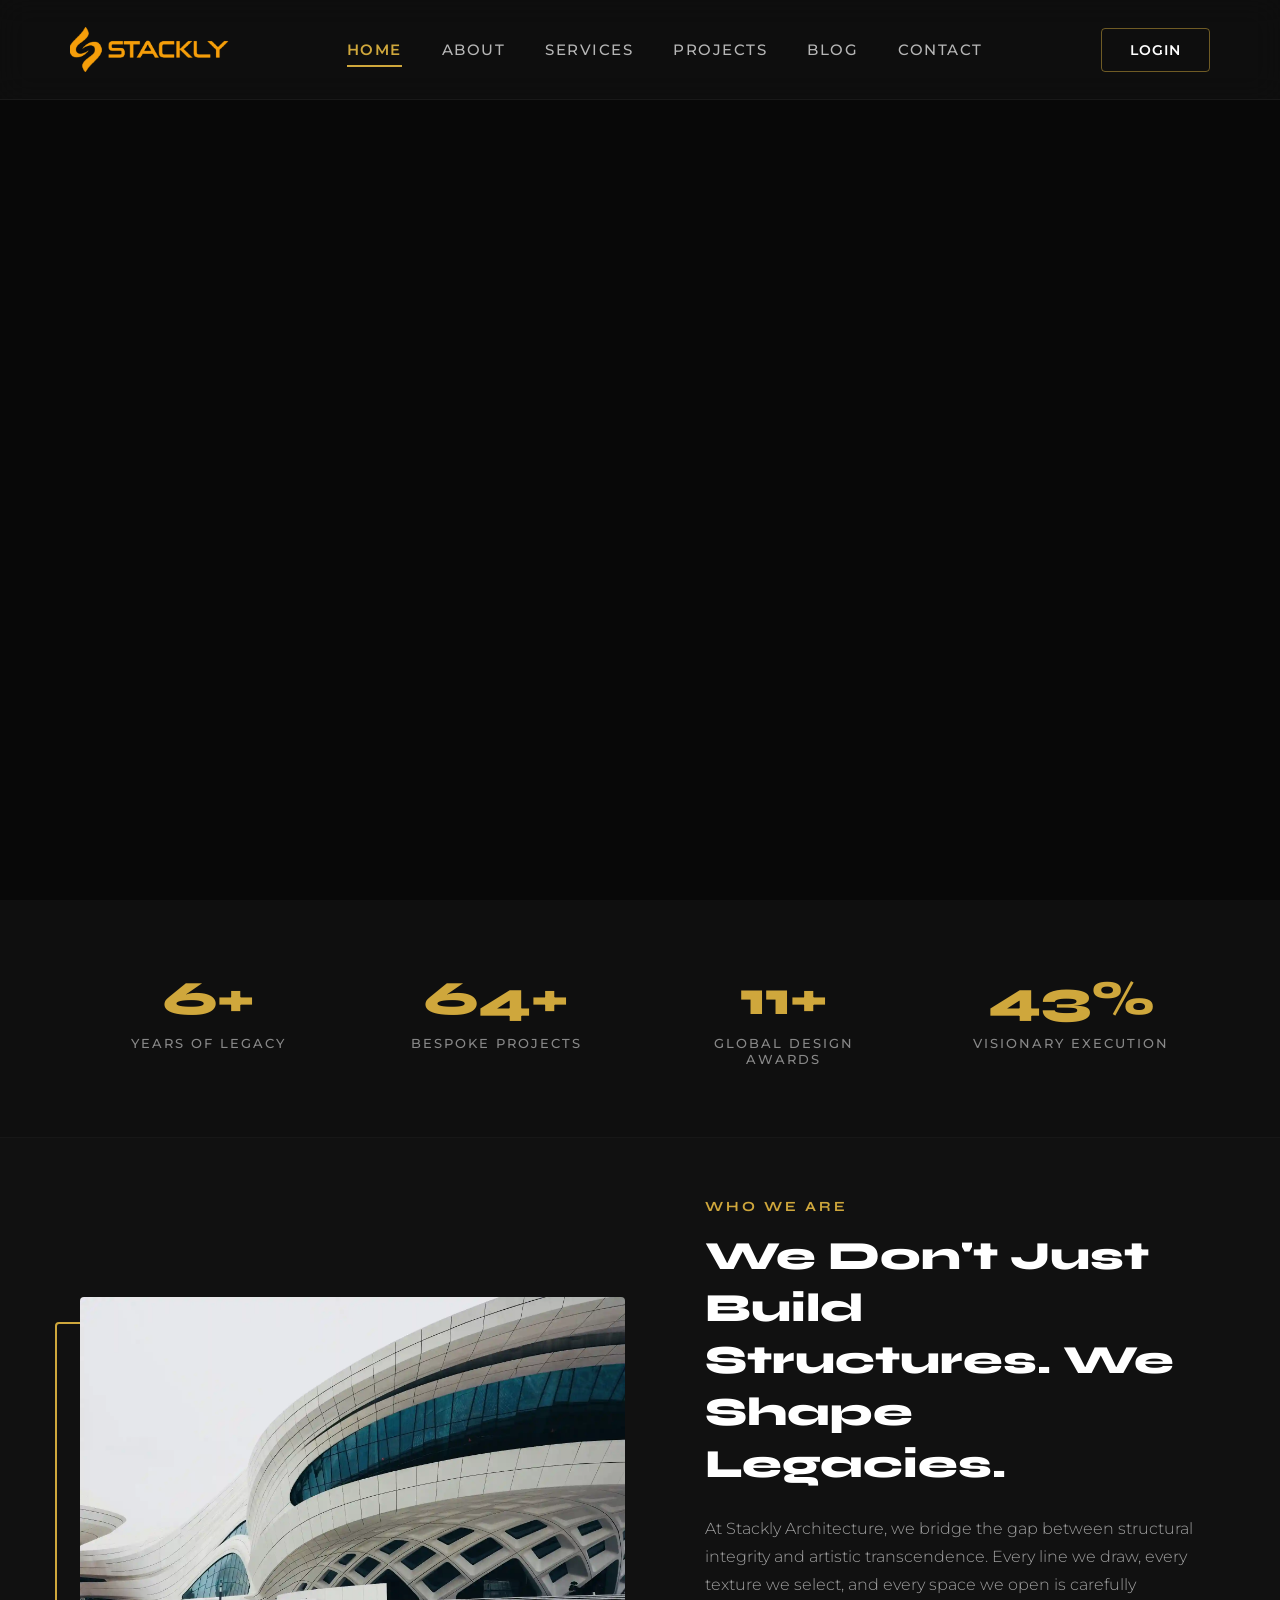
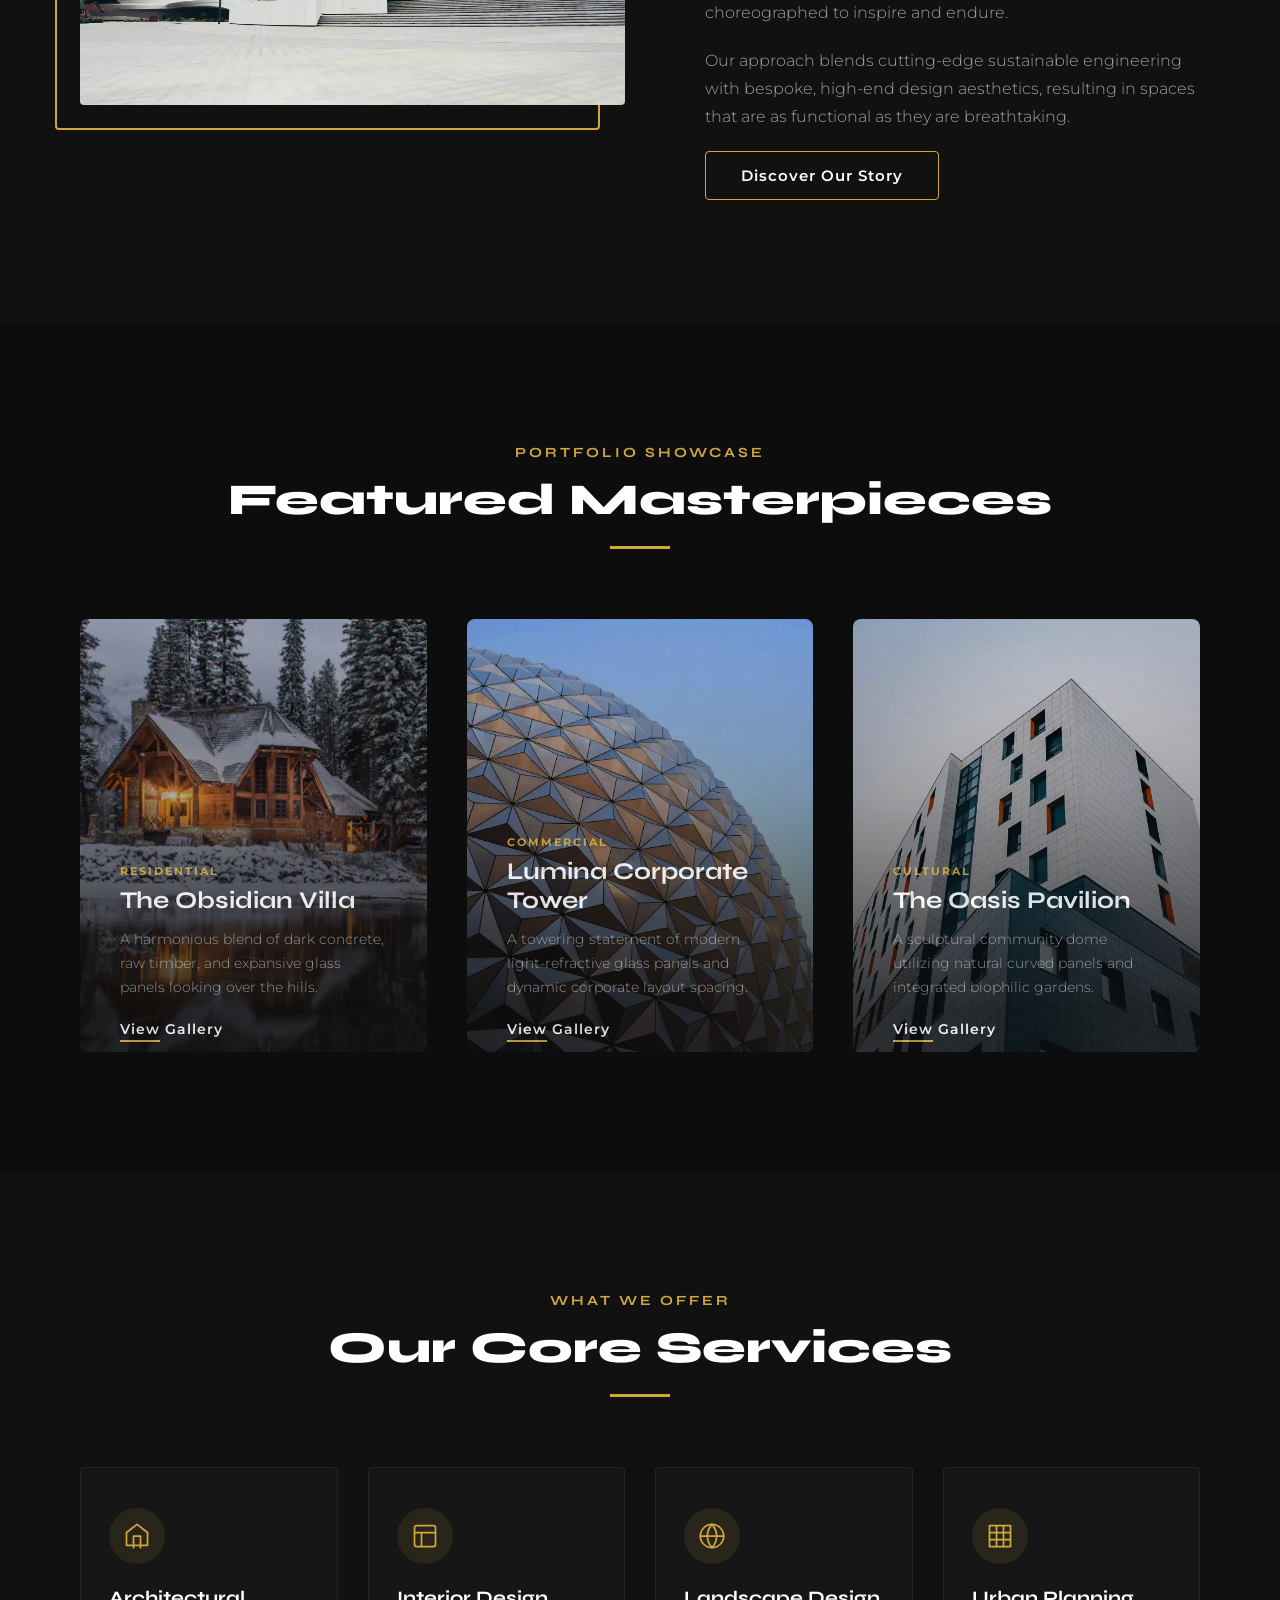
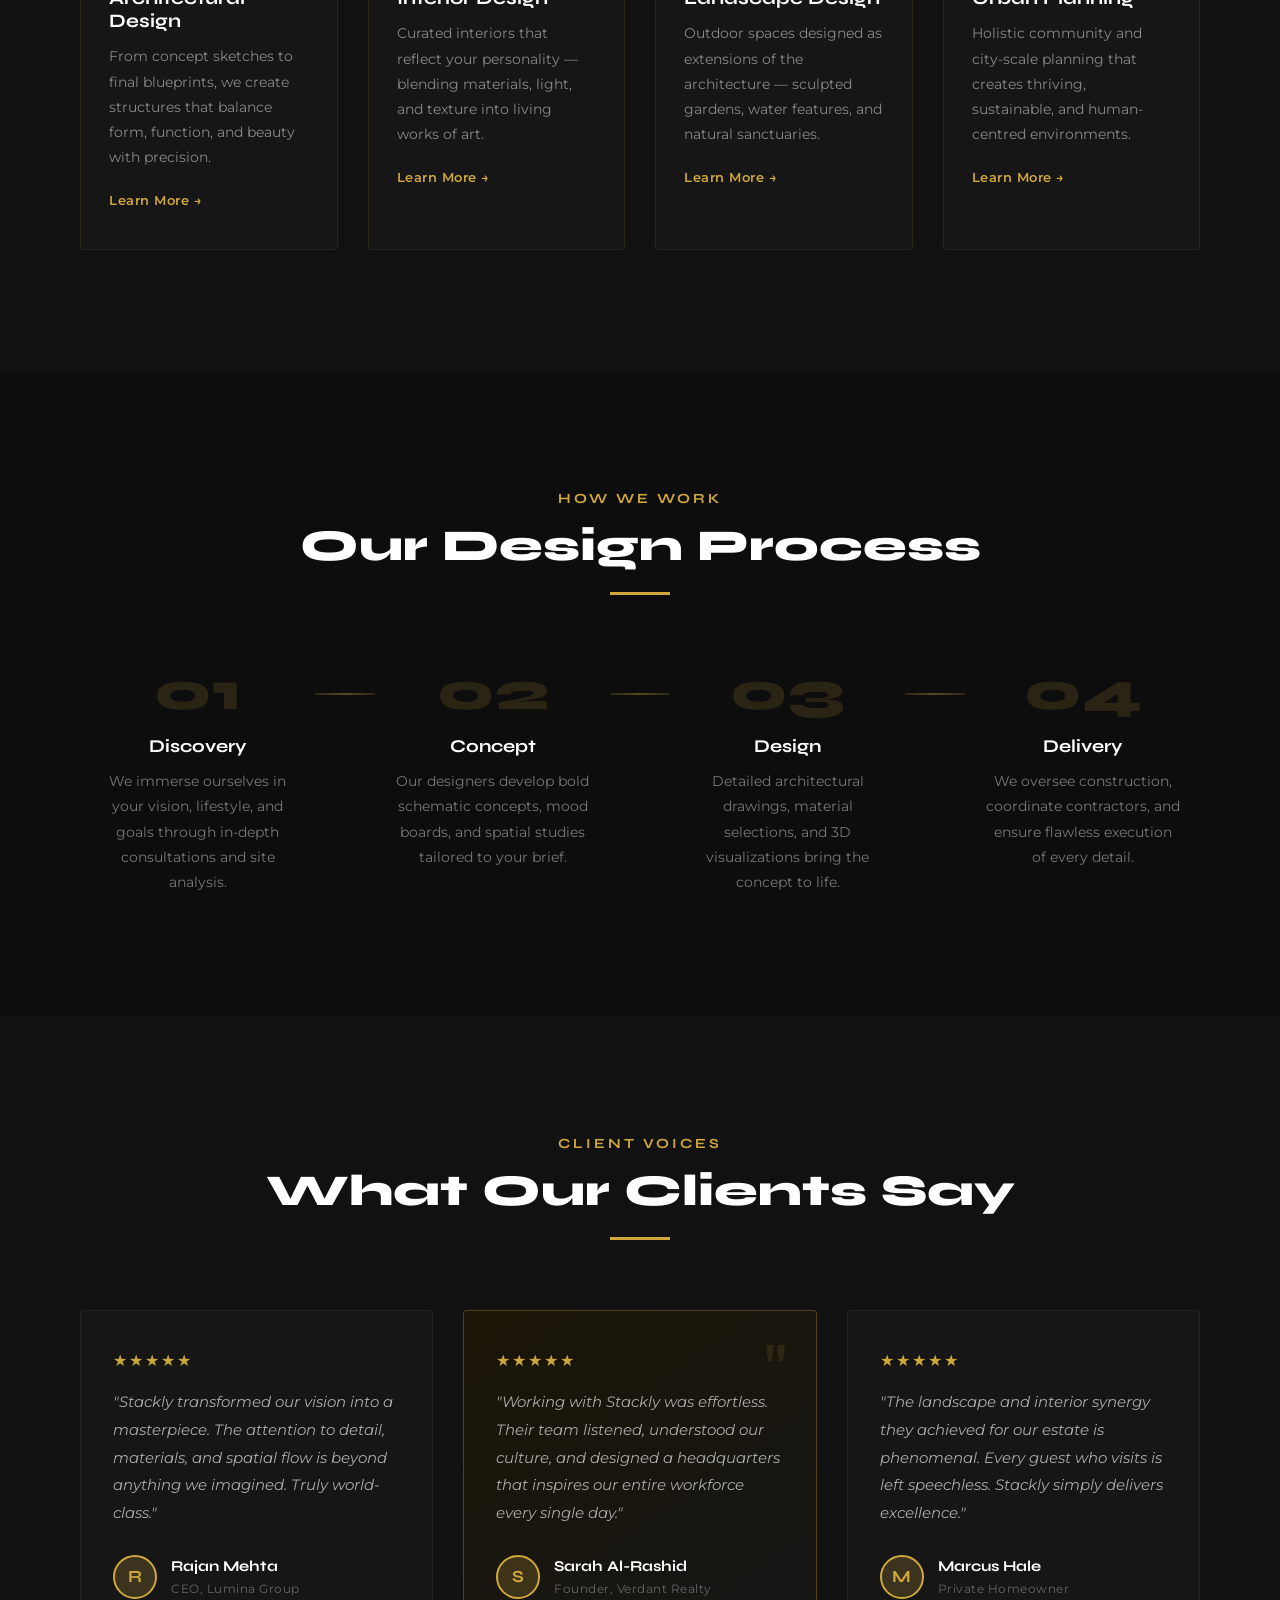
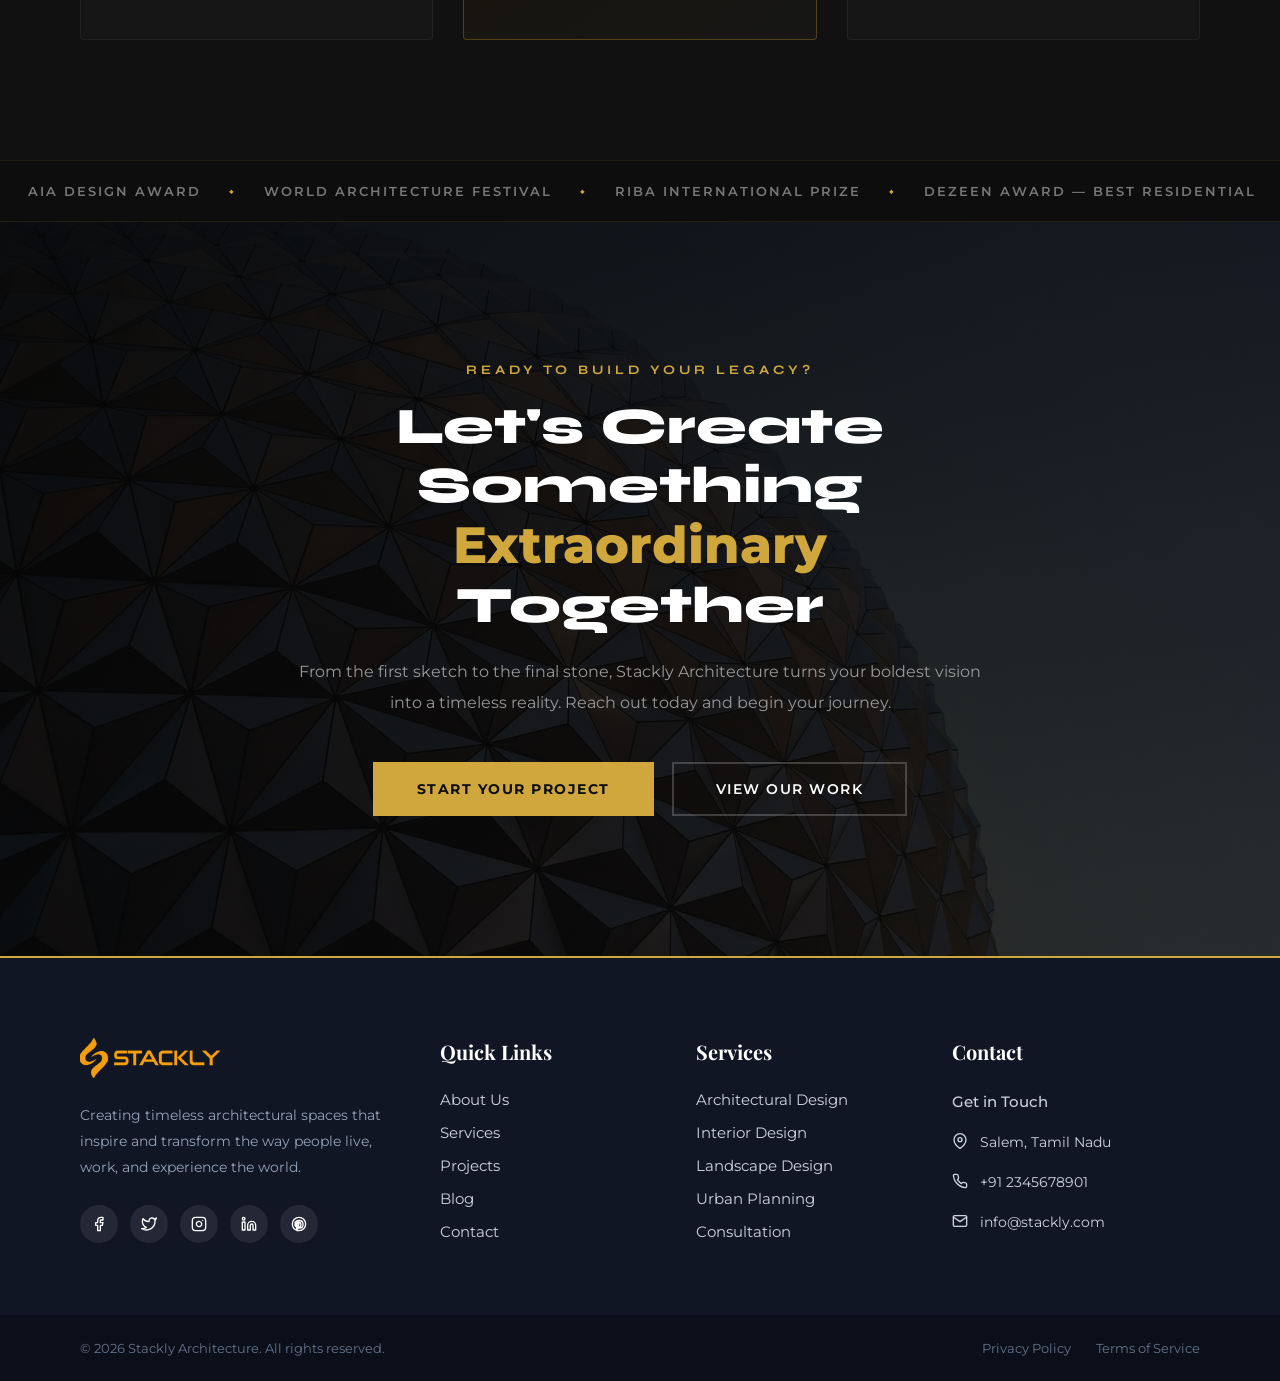
<file: index.html>
<!DOCTYPE html>
<html lang="en">

<head>
  <meta charset="UTF-8" />
  <meta name="viewport" content="width=device-width, initial-scale=1.0" />
  <title>Stackly Architecture</title>
  <link rel="stylesheet" href="navbar.css">
  <link rel="stylesheet" href="footer.css">
  <link rel="stylesheet" href="index.css">
</head>

<body>

  <div id="navbar-container"></div>

  <section class="hero">
    <div class="hero-slider">
      <div class="slide" style="background-image: url('assets/a1.webp');"></div>
      <div class="slide" style="background-image: url('assets/a2.webp');"></div>
      <div class="slide" style="background-image: url('assets/a3.webp');"></div>
      <div class="slide" style="background-image: url('assets/a4.webp');"></div>
      <div class="slide" style="background-image: url('assets/a5.webp');"></div>
    </div>
    <div class="overlay"></div>

    <div class="hero-content">
      <h4>AWARD WINNING ARCHITECTURE FIRM</h4>

      <h1>
        Creating <span>Timeless</span><br>
        Architectural Spaces
      </h1>

      <p>
        We design innovative, sustainable and luxurious spaces
        that transform the way people live and work.
      </p>

      <a href="404.html" class="explore-btn">Explore Projects</a>
    </div>
  </section>

  <!-- Highlights / Stats Bar -->
  <section class="stats-section reveal">
    <div class="stats-grid">
      <div class="stats-item">
        <h2 data-target="12" data-suffix="+">0</h2>
        <p>Years of Legacy</p>
      </div>
      <div class="stats-item">
        <h2 data-target="150" data-suffix="+">0</h2>
        <p>Bespoke Projects</p>
      </div>
      <div class="stats-item">
        <h2 data-target="25" data-suffix="+">0</h2>
        <p>Global Design Awards</p>
      </div>
      <div class="stats-item">
        <h2 data-target="100" data-suffix="%">0</h2>
        <p>Visionary Execution</p>
      </div>
    </div>
  </section>

  <!-- About Studio Teaser -->
  <section class="about-teaser reveal">
    <div class="teaser-grid">
      <div class="teaser-img-wrapper">
        <img src="assets/a6.webp"
          alt="Luxury Architecture Design">
        <div class="teaser-gold-frame"></div>
      </div>
      <div class="teaser-content">
        <h4>WHO WE ARE</h4>
        <h2>We Don't Just Build Structures. We Shape Legacies.</h2>
        <p>
          At Stackly Architecture, we bridge the gap between structural integrity and artistic transcendence. Every line
          we draw, every texture we select, and every space we open is carefully choreographed to inspire and endure.
        </p>
        <p>
          Our approach blends cutting-edge sustainable engineering with bespoke, high-end design aesthetics, resulting
          in spaces that are as functional as they are breathtaking.
        </p>
        <a href="404.html" class="teaser-btn">Discover Our Story</a>
      </div>
    </div>
  </section>

  <!-- Featured Masterpieces Portfolio -->
  <section class="featured-projects reveal">
    <div class="section-title">
      <h4>PORTFOLIO SHOWCASE</h4>
      <h2>Featured Masterpieces</h2>
      <div class="title-bar"></div>
    </div>

    <div class="projects-grid">
      <!-- Card 1 -->
      <div class="project-item">
        <div class="project-img-box">
          <img src="assets/a24.webp" alt="The Obsidian Villa">
          <div class="project-hover-overlay">
            <div class="project-meta">
              <span>RESIDENTIAL</span>
              <h3>The Obsidian Villa</h3>
              <p>A harmonious blend of dark concrete, raw timber, and expansive glass panels looking over the hills.</p>
              <a href="project.html" class="project-link">View Gallery</a>
            </div>
          </div>
        </div>
      </div>

      <!-- Card 2 -->
      <div class="project-item">
        <div class="project-img-box">
          <img src="assets/a5.webp" alt="Lumina Corporate Tower">
          <div class="project-hover-overlay">
            <div class="project-meta">
              <span>COMMERCIAL</span>
              <h3>Lumina Corporate Tower</h3>
              <p>A towering statement of modern light-refractive glass panels and dynamic corporate layout spacing.</p>
              <a href="project.html" class="project-link">View Gallery</a>
            </div>
          </div>
        </div>
      </div>

      <!-- Card 3 -->
      <div class="project-item">
        <div class="project-img-box">
          <img src="assets/a7.webp" alt="The Oasis Pavilion">
          <div class="project-hover-overlay">
            <div class="project-meta">
              <span>CULTURAL</span>
              <h3>The Oasis Pavilion</h3>
              <p>A sculptural community dome utilizing natural curved panels and integrated biophilic gardens.</p>
              <a href="project.html" class="project-link">View Gallery</a>
            </div>
          </div>
        </div>
      </div>
    </div>
  </section>

  <!-- Services Section -->
  <section class="home-services reveal">
    <div class="hs-inner">
      <div class="section-title">
        <h4>WHAT WE OFFER</h4>
        <h2>Our Core Services</h2>
        <div class="title-bar"></div>
      </div>
      <div class="hs-grid">
        <div class="hs-card">
          <div class="hs-icon">
            <svg xmlns="http://www.w3.org/2000/svg" width="28" height="28" viewBox="0 0 24 24" fill="none" stroke="currentColor" stroke-width="1.5" stroke-linecap="round" stroke-linejoin="round"><polygon points="3 9 12 2 21 9 21 20 3 20 3 9"/><polyline points="9 22 9 12 15 12 15 22"/></svg>
          </div>
          <h3>Architectural Design</h3>
          <p>From concept sketches to final blueprints, we create structures that balance form, function, and beauty with precision.</p>
          <a href="services.html" class="hs-link">Learn More →</a>
        </div>
        <div class="hs-card">
          <div class="hs-icon">
            <svg xmlns="http://www.w3.org/2000/svg" width="28" height="28" viewBox="0 0 24 24" fill="none" stroke="currentColor" stroke-width="1.5" stroke-linecap="round" stroke-linejoin="round"><rect x="3" y="3" width="18" height="18" rx="2"/><path d="M3 9h18M9 21V9"/></svg>
          </div>
          <h3>Interior Design</h3>
          <p>Curated interiors that reflect your personality — blending materials, light, and texture into living works of art.</p>
          <a href="services.html" class="hs-link">Learn More →</a>
        </div>
        <div class="hs-card">
          <div class="hs-icon">
            <svg xmlns="http://www.w3.org/2000/svg" width="28" height="28" viewBox="0 0 24 24" fill="none" stroke="currentColor" stroke-width="1.5" stroke-linecap="round" stroke-linejoin="round"><circle cx="12" cy="12" r="10"/><path d="M2 12h20M12 2a15.3 15.3 0 0 1 4 10 15.3 15.3 0 0 1-4 10 15.3 15.3 0 0 1-4-10 15.3 15.3 0 0 1 4-10z"/></svg>
          </div>
          <h3>Landscape Design</h3>
          <p>Outdoor spaces designed as extensions of the architecture — sculpted gardens, water features, and natural sanctuaries.</p>
          <a href="services.html" class="hs-link">Learn More →</a>
        </div>
        <div class="hs-card">
          <div class="hs-icon">
            <svg xmlns="http://www.w3.org/2000/svg" width="28" height="28" viewBox="0 0 24 24" fill="none" stroke="currentColor" stroke-width="1.5" stroke-linecap="round" stroke-linejoin="round"><path d="M3 3h18v18H3z"/><path d="M3 9h18M3 15h18M9 3v18M15 3v18"/></svg>
          </div>
          <h3>Urban Planning</h3>
          <p>Holistic community and city-scale planning that creates thriving, sustainable, and human-centred environments.</p>
          <a href="services.html" class="hs-link">Learn More →</a>
        </div>
      </div>
    </div>
  </section>

  <!-- Process Section -->
  <section class="home-process reveal">
    <div class="hp-inner">
      <div class="section-title">
        <h4>HOW WE WORK</h4>
        <h2>Our Design Process</h2>
        <div class="title-bar"></div>
      </div>
      <div class="hp-steps">
        <div class="hp-step">
          <div class="hp-num">01</div>
          <h3>Discovery</h3>
          <p>We immerse ourselves in your vision, lifestyle, and goals through in-depth consultations and site analysis.</p>
        </div>
        <div class="hp-connector"></div>
        <div class="hp-step">
          <div class="hp-num">02</div>
          <h3>Concept</h3>
          <p>Our designers develop bold schematic concepts, mood boards, and spatial studies tailored to your brief.</p>
        </div>
        <div class="hp-connector"></div>
        <div class="hp-step">
          <div class="hp-num">03</div>
          <h3>Design</h3>
          <p>Detailed architectural drawings, material selections, and 3D visualizations bring the concept to life.</p>
        </div>
        <div class="hp-connector"></div>
        <div class="hp-step">
          <div class="hp-num">04</div>
          <h3>Delivery</h3>
          <p>We oversee construction, coordinate contractors, and ensure flawless execution of every detail.</p>
        </div>
      </div>
    </div>
  </section>

  <!-- Testimonials Section -->
  <section class="home-testimonials reveal">
    <div class="ht-inner">
      <div class="section-title">
        <h4>CLIENT VOICES</h4>
        <h2>What Our Clients Say</h2>
        <div class="title-bar"></div>
      </div>
      <div class="ht-grid">
        <div class="ht-card">
          <div class="ht-stars">★★★★★</div>
          <p>"Stackly transformed our vision into a masterpiece. The attention to detail, materials, and spatial flow is beyond anything we imagined. Truly world-class."</p>
          <div class="ht-author">
            <div class="ht-avatar">R</div>
            <div>
              <h4>Rajan Mehta</h4>
              <span>CEO, Lumina Group</span>
            </div>
          </div>
        </div>
        <div class="ht-card ht-card--featured">
          <div class="ht-stars">★★★★★</div>
          <p>"Working with Stackly was effortless. Their team listened, understood our culture, and designed a headquarters that inspires our entire workforce every single day."</p>
          <div class="ht-author">
            <div class="ht-avatar">S</div>
            <div>
              <h4>Sarah Al-Rashid</h4>
              <span>Founder, Verdant Realty</span>
            </div>
          </div>
        </div>
        <div class="ht-card">
          <div class="ht-stars">★★★★★</div>
          <p>"The landscape and interior synergy they achieved for our estate is phenomenal. Every guest who visits is left speechless. Stackly simply delivers excellence."</p>
          <div class="ht-author">
            <div class="ht-avatar">M</div>
            <div>
              <h4>Marcus Hale</h4>
              <span>Private Homeowner</span>
            </div>
          </div>
        </div>
      </div>
    </div>
  </section>

  <!-- Awards Marquee -->
  <section class="home-marquee">
    <div class="marquee-track">
      <div class="marquee-inner">
        <span>AIA Design Award</span><span class="dot">◆</span>
        <span>World Architecture Festival</span><span class="dot">◆</span>
        <span>RIBA International Prize</span><span class="dot">◆</span>
        <span>Dezeen Award — Best Residential</span><span class="dot">◆</span>
        <span>Architectural Digest Top 100</span><span class="dot">◆</span>
        <span>Green Building Excellence</span><span class="dot">◆</span>
        <span>AIA Design Award</span><span class="dot">◆</span>
        <span>World Architecture Festival</span><span class="dot">◆</span>
        <span>RIBA International Prize</span><span class="dot">◆</span>
        <span>Dezeen Award — Best Residential</span><span class="dot">◆</span>
        <span>Architectural Digest Top 100</span><span class="dot">◆</span>
        <span>Green Building Excellence</span><span class="dot">◆</span>
      </div>
    </div>
  </section>

  <!-- CTA Banner -->
  <section class="home-cta">
    <div class="hc-overlay"></div>
    <div class="hc-content reveal">
      <h4>READY TO BUILD YOUR LEGACY?</h4>
      <h2>Let's Create Something<br><span>Extraordinary</span> Together</h2>
      <p>From the first sketch to the final stone, Stackly Architecture turns your boldest vision into a timeless reality. Reach out today and begin your journey.</p>
      <div class="hc-actions">
        <a href="contact.html" class="hc-btn-primary">Start Your Project</a>
        <a href="project.html" class="hc-btn-outline">View Our Work</a>
      </div>
    </div>
  </section>

  <footer class="site-footer">
    <div class="footer-grid">
      <div class="footer-col brand-col">
        <div class="footer-logo" onclick="window.location.href='index.html'">
          <img src="assets/logo.webp" alt="Stackly Logo">
        </div>
        <p class="brand-desc">Creating timeless architectural spaces that inspire and transform the way people live, work, and experience the world.</p>
        <div class="social-links">
          <a href="404.html" class="social-icon" aria-label="Facebook"><svg xmlns="http://www.w3.org/2000/svg" width="20" height="20" viewBox="0 0 24 24" fill="none" stroke="currentColor" stroke-width="2" stroke-linecap="round" stroke-linejoin="round"><path d="M18 2h-3a5 5 0 0 0-5 5v3H7v4h3v8h4v-8h3l1-4h-4V7a1 1 0 0 1 1-1h3z"></path></svg></a>
          <a href="404.html" class="social-icon" aria-label="Twitter"><svg xmlns="http://www.w3.org/2000/svg" width="20" height="20" viewBox="0 0 24 24" fill="none" stroke="currentColor" stroke-width="2" stroke-linecap="round" stroke-linejoin="round"><path d="M23 3a10.9 10.9 0 0 1-3.14 1.53 4.48 4.48 0 0 0-7.86 3v1A10.66 10.66 0 0 1 3 4s-4 9 5 13a11.64 11.64 0 0 1-7 2c9 5 20 0 20-11.5a4.5 4.5 0 0 0-.08-.83A7.72 7.72 0 0 0 23 3z"></path></svg></a>
          <a href="404.html" class="social-icon" aria-label="Instagram"><svg xmlns="http://www.w3.org/2000/svg" width="20" height="20" viewBox="0 0 24 24" fill="none" stroke="currentColor" stroke-width="2" stroke-linecap="round" stroke-linejoin="round"><rect x="2" y="2" width="20" height="20" rx="5" ry="5"></rect><path d="M16 11.37A4 4 0 1 1 12.63 8 4 4 0 0 1 16 11.37z"></path><line x1="17.5" y1="6.5" x2="17.51" y2="6.5"></line></svg></a>
          <a href="404.html" class="social-icon" aria-label="LinkedIn"><svg xmlns="http://www.w3.org/2000/svg" width="20" height="20" viewBox="0 0 24 24" fill="none" stroke="currentColor" stroke-width="2" stroke-linecap="round" stroke-linejoin="round"><path d="M16 8a6 6 0 0 1 6 6v7h-4v-7a2 2 0 0 0-2-2 2 2 0 0 0-2 2v7h-4v-7a6 6 0 0 1 6-6z"></path><rect x="2" y="9" width="4" height="12"></rect><circle cx="4" cy="4" r="2"></circle></svg></a>
          <a href="404.html" class="social-icon" aria-label="Pinterest"><svg xmlns="http://www.w3.org/2000/svg" width="20" height="20" viewBox="0 0 24 24" fill="none" stroke="currentColor" stroke-width="2" stroke-linecap="round" stroke-linejoin="round"><path d="M12 2C6.48 2 2 6.48 2 12c0 4.27 2.68 7.9 6.47 9.35-.08-.8-.15-2.02.03-2.9.16-.69.96-4.08.96-4.08s-.25-.49-.25-1.22c0-1.15.66-2.01 1.49-2.01.7 0 1.04.53 1.04 1.16 0 .7-.45 1.76-.69 2.74-.19.82.41 1.48 1.22 1.48 1.47 0 2.6-1.55 2.6-3.79 0-1.98-1.42-3.37-3.46-3.37-2.36 0-3.74 1.77-3.74 3.59 0 .71.27 1.48.62 1.9.07.08.08.15.06.23-.06.27-.21.87-.24.99-.04.16-.14.2-.32.12-1.19-.55-1.93-2.29-1.93-3.69 0-3.01 2.18-5.77 6.3-5.77 3.31 0 5.88 2.36 5.88 5.5 0 3.29-2.07 5.94-4.95 5.94-1 0-1.93-.52-2.25-1.12l-.61 2.33c-.22.85-.82 1.92-1.22 2.57C10.07 21.87 11.02 22 12 22c5.52 0 10-4.48 10-10S17.52 2 12 2z"></path></svg></a>
        </div>
      </div>
      <div class="footer-col">
        <h3>Quick Links</h3>
        <ul>
          <li><a href="index.html">Home</a></li>
          <li><a href="about.html">About Us</a></li>
          <li><a href="services.html">Services</a></li>
          <li><a href="project.html">Projects</a></li>
          <li><a href="blog.html">Blog</a></li>
          <li><a href="contact.html">Contact</a></li>
        </ul>
      </div>
      <div class="footer-col">
        <h3>Services</h3>
        <ul>
          <li><a href="services.html">Architectural Design</a></li>
          <li><a href="services.html">Interior Design</a></li>
          <li><a href="services.html">Landscape Design</a></li>
          <li><a href="services.html">Urban Planning</a></li>
          <li><a href="services.html">Consultation</a></li>
        </ul>
      </div>
      <div class="footer-col contact-col">
        <h3>Contact</h3>
        <ul class="contact-list">
          <li class="get-in-touch-label">Get in Touch</li>
          <li><svg xmlns="http://www.w3.org/2000/svg" width="18" height="18" viewBox="0 0 24 24" fill="none" stroke="currentColor" stroke-width="2" stroke-linecap="round" stroke-linejoin="round"><path d="M21 10c0 7-9 13-9 13s-9-6-9-13a9 9 0 0 1 18 0z"></path><circle cx="12" cy="10" r="3"></circle></svg><span>Salem, Tamil Nadu</span></li>
          <li><svg xmlns="http://www.w3.org/2000/svg" width="18" height="18" viewBox="0 0 24 24" fill="none" stroke="currentColor" stroke-width="2" stroke-linecap="round" stroke-linejoin="round"><path d="M22 16.92v3a2 2 0 0 1-2.18 2 19.79 19.79 0 0 1-8.63-3.07 19.5 19.5 0 0 1-6-6 19.79 19.79 0 0 1-3.07-8.67A2 2 0 0 1 4.11 2h3a2 2 0 0 1 2 1.72 12.84 12.84 0 0 0 .7 2.81 2 2 0 0 1-.45 2.11L8.09 9.91a16 16 0 0 0 6 6l1.27-1.27a2 2 0 0 1 2.11-.45 12.84 12.84 0 0 0 2.81.7A2 2 0 0 1 22 16.92z"></path></svg><span>+91 2345678901</span></li>
          <li><svg xmlns="http://www.w3.org/2000/svg" width="18" height="18" viewBox="0 0 24 24" fill="none" stroke="currentColor" stroke-width="2" stroke-linecap="round" stroke-linejoin="round"><path d="M4 4h16c1.1 0 2 .9 2 2v12c0 1.1-.9 2-2 2H4c-1.1 0-2-.9-2-2V6c0-1.1.9-2 2-2z"></path><polyline points="22,6 12,13 2,6"></polyline></svg><span>info@stackly.com</span></li>
        </ul>
      </div>
    </div>
    <div class="footer-bottom">
      <p>&copy; 2026 Stackly Architecture. All rights reserved.</p>
      <div class="footer-bottom-links">
        <a href="404.html">Privacy Policy</a>
        <a href="404.html">Terms of Service</a>
      </div>
    </div>
  </footer>

  <script>
    fetch('navbar.html')
      .then(response => response.text())
      .then(data => {
        document.getElementById('navbar-container').innerHTML = data;
      });
  </script>
  <script src="script.js"></script>

</body>

</html>
</file>
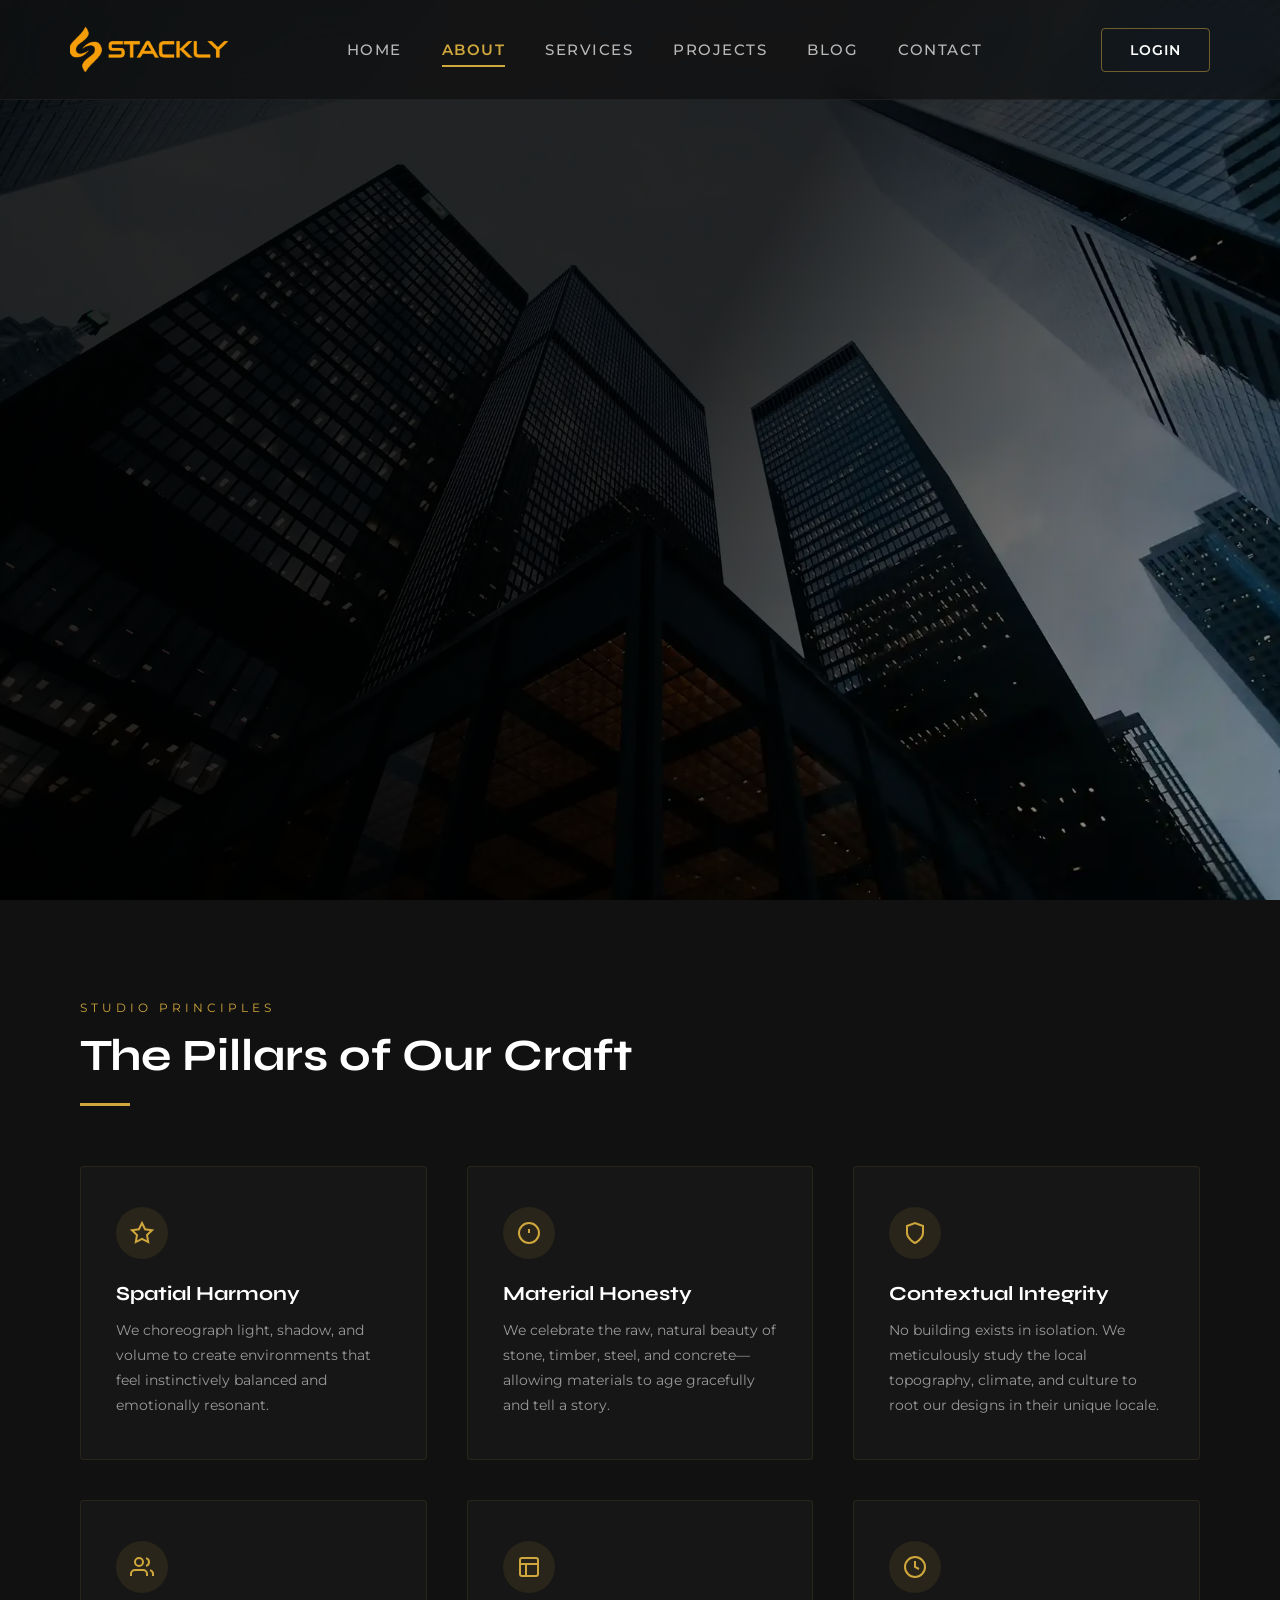
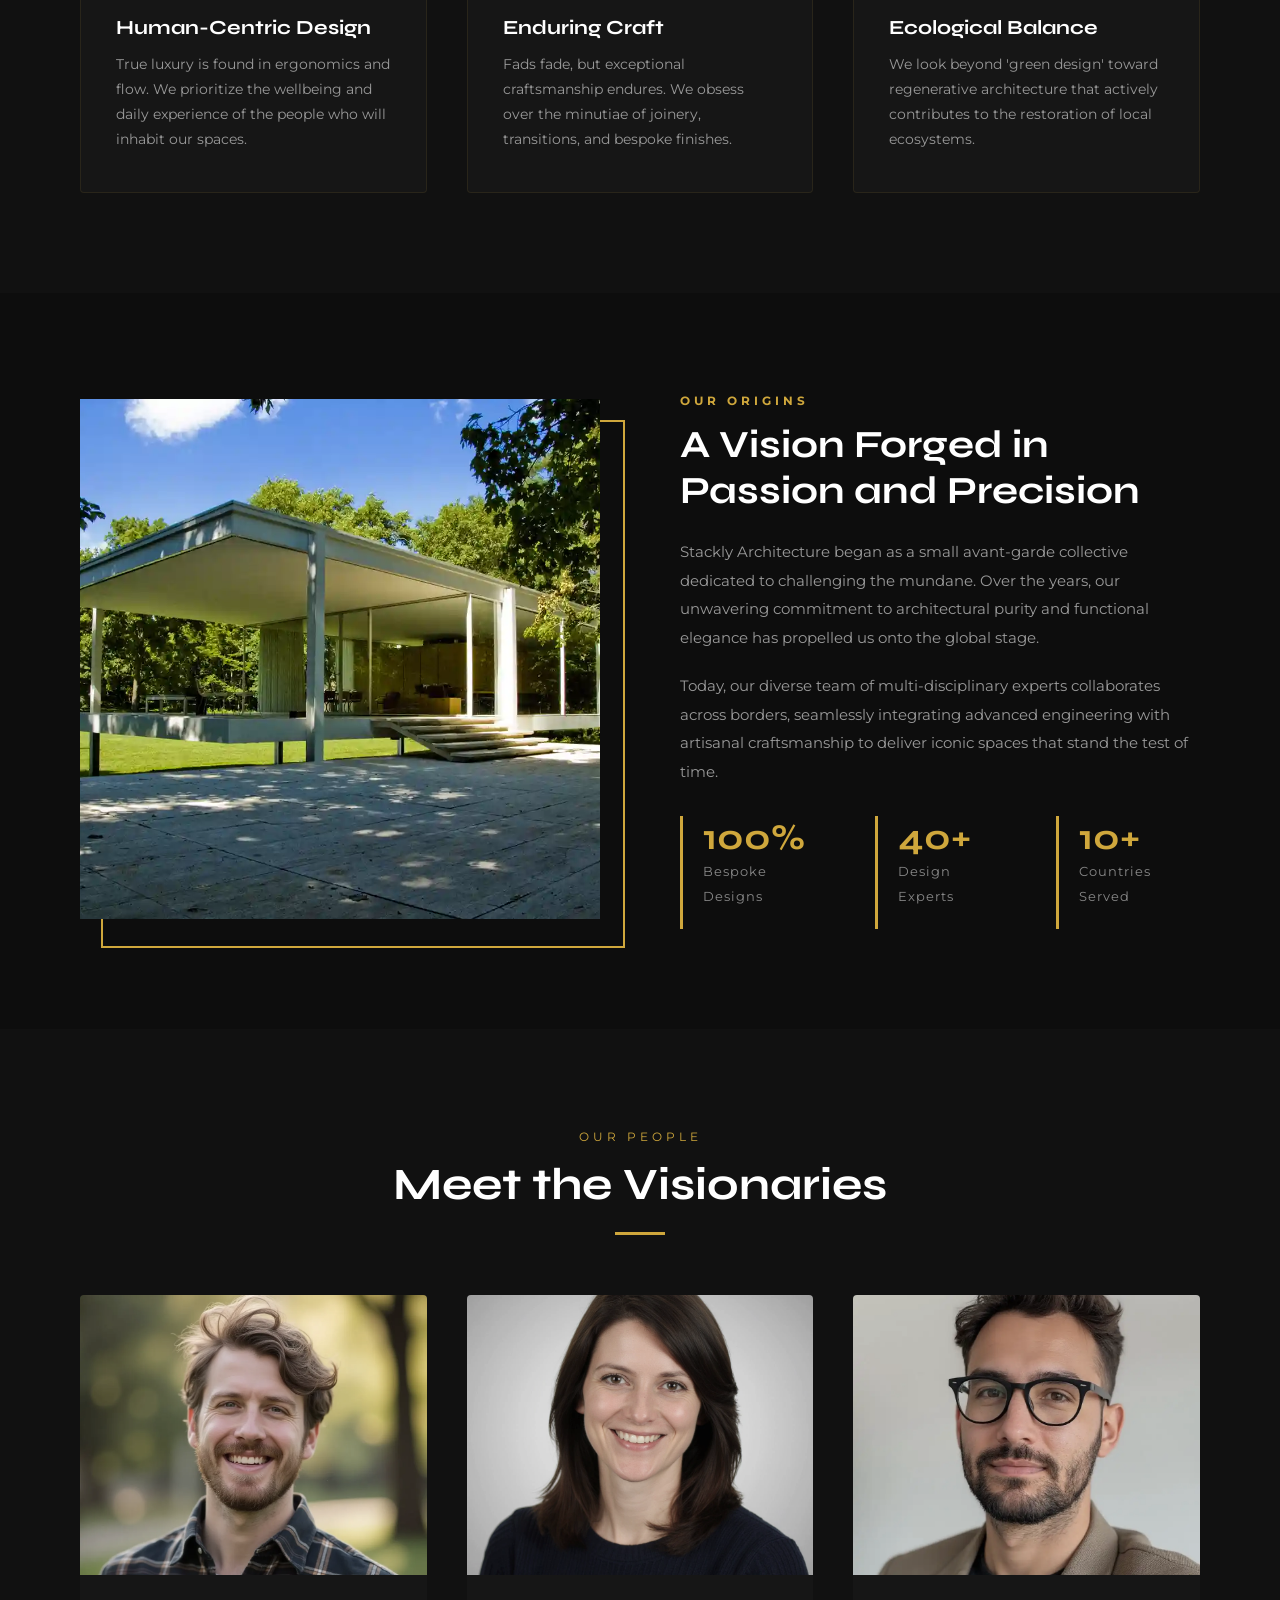
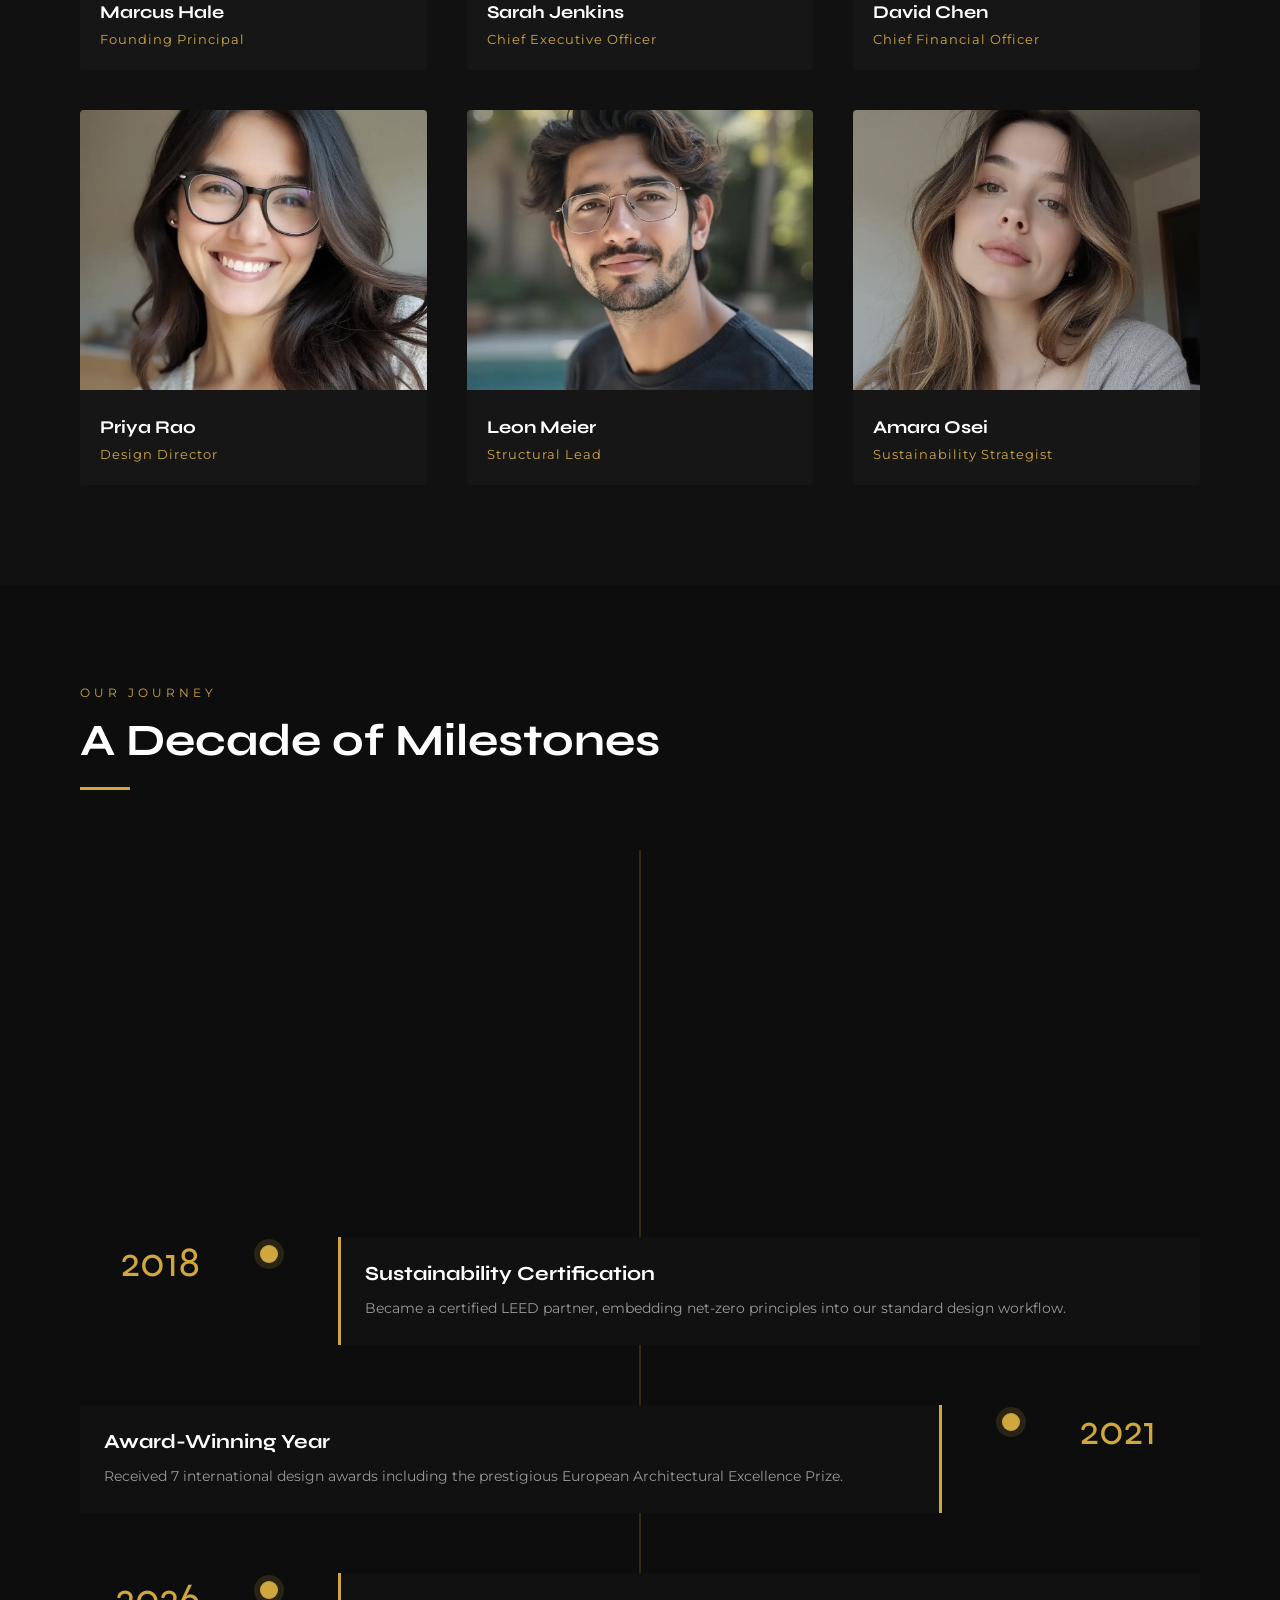
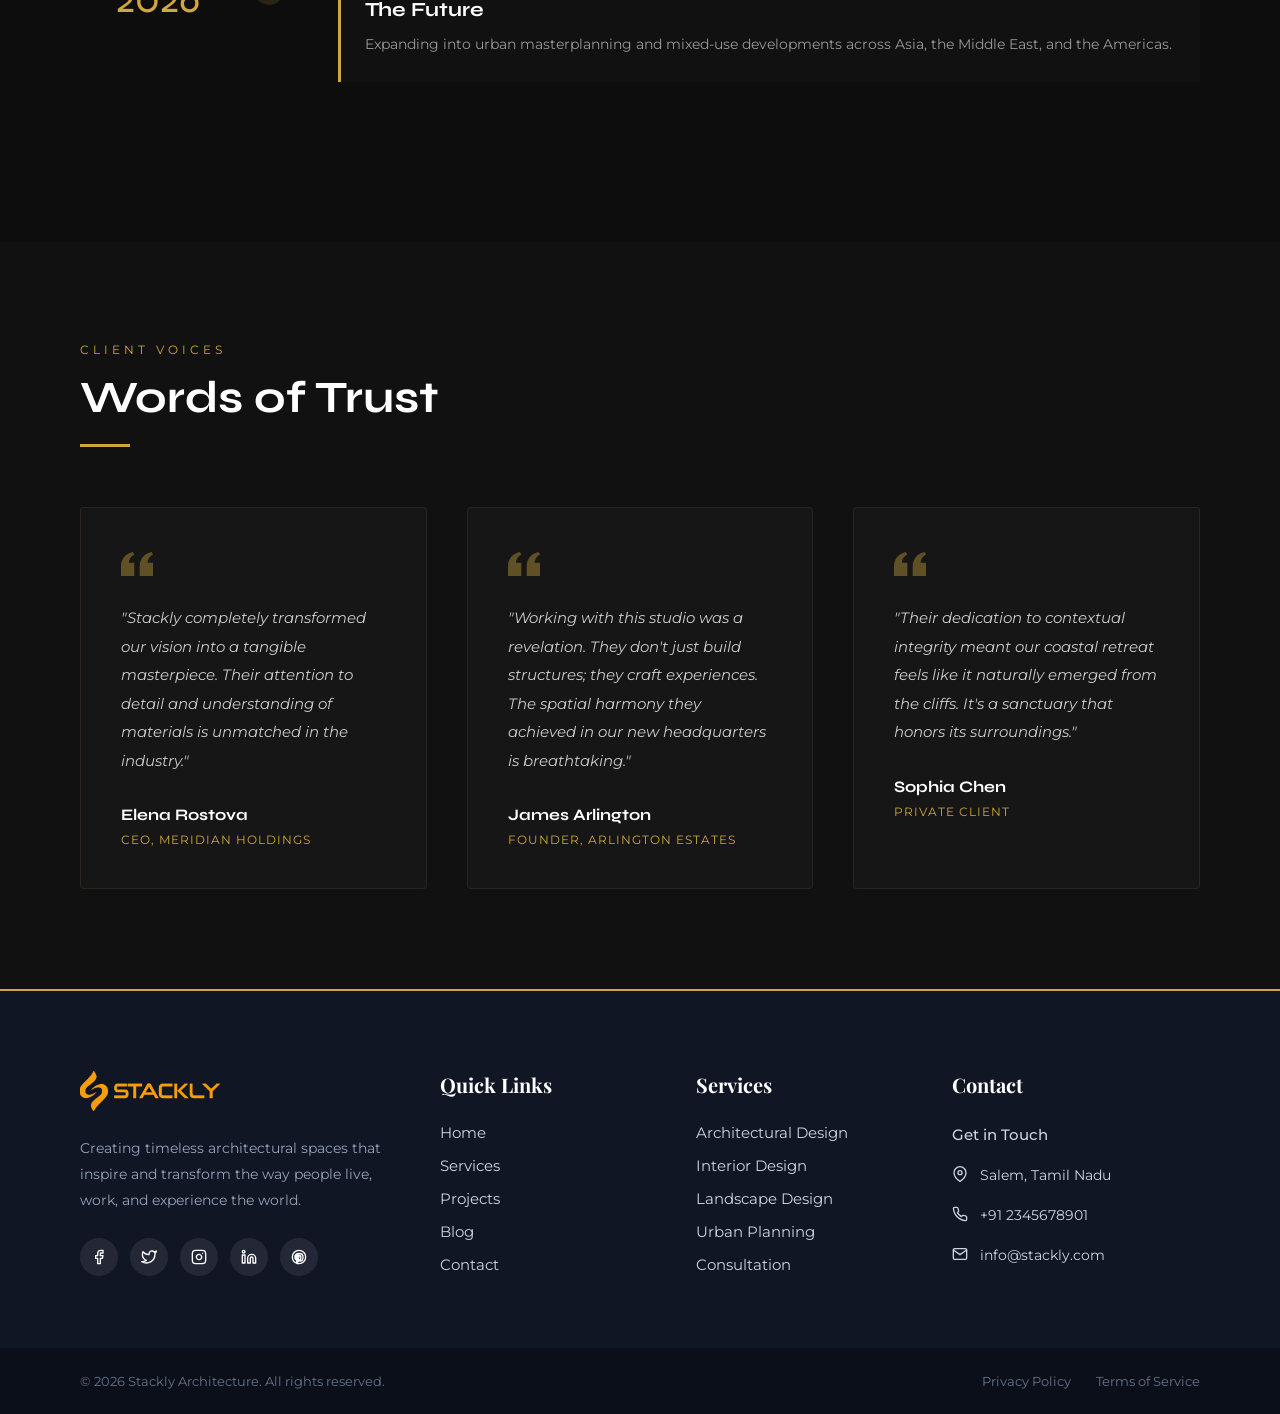
<file: about.html>
<!DOCTYPE html>
<html lang="en">
<head>
  <meta charset="UTF-8">
  <meta name="viewport" content="width=device-width, initial-scale=1.0">
  <title>About | Stackly Architecture</title>
  <link rel="stylesheet" href="navbar.css">
  <link rel="stylesheet" href="footer.css">
  <link rel="stylesheet" href="about.css">
</head>
<body>

<div id="navbar-container"></div>

<!-- HERO -->
<section class="about-hero">
  <div class="about-hero-content">
    <h4>Our Ethos</h4>
    <h1>Architecting <span>Legacies</span><br>For The Future</h1>
    <p>Stackly Architecture is an international collective of designers, engineers, and visionaries. We view every structure as a living entity that breathes with its environment and shapes the human interactions within.</p>
    <a href="contact.html" class="hero-cta">Work With Us</a>
  </div>
</section>

<!-- VALUES -->
<section class="values-section">
  <div class="section-label">Studio Principles</div>
  <h2 class="section-title">The Pillars of Our Craft</h2>
  <div class="gold-line"></div>
  <div class="values-grid">
    <div class="value-card">
      <div class="value-icon">
        <svg width="24" height="24" viewBox="0 0 24 24" fill="none" stroke="currentColor" stroke-width="2"><polygon points="12 2 15.09 8.26 22 9.27 17 14.14 18.18 21.02 12 17.77 5.82 21.02 7 14.14 2 9.27 8.91 8.26 12 2"></polygon></svg>
      </div>
      <h3>Spatial Harmony</h3>
      <p>We choreograph light, shadow, and volume to create environments that feel instinctively balanced and emotionally resonant.</p>
    </div>
    <div class="value-card">
      <div class="value-icon">
        <svg width="24" height="24" viewBox="0 0 24 24" fill="none" stroke="currentColor" stroke-width="2"><circle cx="12" cy="12" r="10"></circle><line x1="12" y1="8" x2="12" y2="12"></line><line x1="12" y1="16" x2="12.01" y2="16"></line></svg>
      </div>
      <h3>Material Honesty</h3>
      <p>We celebrate the raw, natural beauty of stone, timber, steel, and concrete—allowing materials to age gracefully and tell a story.</p>
    </div>
    <div class="value-card">
      <div class="value-icon">
        <svg width="24" height="24" viewBox="0 0 24 24" fill="none" stroke="currentColor" stroke-width="2"><path d="M12 22s8-4 8-10V5l-8-3-8 3v7c0 6 8 10 8 10z"></path></svg>
      </div>
      <h3>Contextual Integrity</h3>
      <p>No building exists in isolation. We meticulously study the local topography, climate, and culture to root our designs in their unique locale.</p>
    </div>
    <div class="value-card">
      <div class="value-icon">
        <svg width="24" height="24" viewBox="0 0 24 24" fill="none" stroke="currentColor" stroke-width="2"><path d="M17 21v-2a4 4 0 0 0-4-4H5a4 4 0 0 0-4 4v2"></path><circle cx="9" cy="7" r="4"></circle><path d="M23 21v-2a4 4 0 0 0-3-3.87"></path><path d="M16 3.13a4 4 0 0 1 0 7.75"></path></svg>
      </div>
      <h3>Human-Centric Design</h3>
      <p>True luxury is found in ergonomics and flow. We prioritize the wellbeing and daily experience of the people who will inhabit our spaces.</p>
    </div>
    <div class="value-card">
      <div class="value-icon">
        <svg width="24" height="24" viewBox="0 0 24 24" fill="none" stroke="currentColor" stroke-width="2"><rect x="3" y="3" width="18" height="18" rx="2" ry="2"></rect><line x1="3" y1="9" x2="21" y2="9"></line><line x1="9" y1="21" x2="9" y2="9"></line></svg>
      </div>
      <h3>Enduring Craft</h3>
      <p>Fads fade, but exceptional craftsmanship endures. We obsess over the minutiae of joinery, transitions, and bespoke finishes.</p>
    </div>
    <div class="value-card">
      <div class="value-icon">
        <svg width="24" height="24" viewBox="0 0 24 24" fill="none" stroke="currentColor" stroke-width="2"><circle cx="12" cy="12" r="10"></circle><polyline points="12 6 12 12 16 14"></polyline></svg>
      </div>
      <h3>Ecological Balance</h3>
      <p>We look beyond 'green design' toward regenerative architecture that actively contributes to the restoration of local ecosystems.</p>
    </div>
  </div>
</section>

<!-- STORY SPLIT -->
<section class="story-section reveal">
  <div class="story-img">
    <img src="assets/a11.webp" alt="Stackly Studio">
  </div>
  <div class="story-text">
    <h4>Our Origins</h4>
    <h2>A Vision Forged in Passion and Precision</h2>
    <p>Stackly Architecture began as a small avant-garde collective dedicated to challenging the mundane. Over the years, our unwavering commitment to architectural purity and functional elegance has propelled us onto the global stage.</p>
    <p>Today, our diverse team of multi-disciplinary experts collaborates across borders, seamlessly integrating advanced engineering with artisanal craftsmanship to deliver iconic spaces that stand the test of time.</p>
    <div class="stat-row">
      <div class="stat"><h3>100%</h3><p>Bespoke Designs</p></div>
      <div class="stat"><h3>40+</h3><p>Design Experts</p></div>
      <div class="stat"><h3>10+</h3><p>Countries Served</p></div>
    </div>
  </div>
</section>

<!-- TEAM -->
<section class="team-section">
  <div class="team-header">
    <div class="section-label">Our People</div>
    <h2 class="section-title">Meet the Visionaries</h2>
    <div class="gold-line" style="margin:20px auto 0;"></div>
  </div>
  <div class="team-grid">
    <div class="team-card">
      <img src="assets/p1.webp" alt="Marcus Hale">
      <div class="team-info"><h3>Marcus Hale</h3><span>Founding Principal</span></div>
    </div>
    <div class="team-card">
      <img src="assets/p5.webp" alt="Sarah Jenkins">
      <div class="team-info"><h3>Sarah Jenkins</h3><span>Chief Executive Officer</span></div>
    </div>
    <div class="team-card">
      <img src="assets/p6.webp" alt="David Chen">
      <div class="team-info"><h3>David Chen</h3><span>Chief Financial Officer</span></div>
    </div>
    <div class="team-card">
      <img src="assets/p2.webp" alt="Priya Rao">
      <div class="team-info"><h3>Priya Rao</h3><span>Design Director</span></div>
    </div>
    <div class="team-card">
      <img src="assets/p3.webp" alt="Leon Meier">
      <div class="team-info"><h3>Leon Meier</h3><span>Structural Lead</span></div>
    </div>
    <div class="team-card">
      <img src="assets/p4.webp" alt="Amara Osei">
      <div class="team-info"><h3>Amara Osei</h3><span>Sustainability Strategist</span></div>
    </div>
  </div>
</section>

<!-- TIMELINE -->
<section class="timeline-section reveal">
  <div class="section-label">Our Journey</div>
  <h2 class="section-title">A Decade of Milestones</h2>
  <div class="gold-line"></div>
  <div class="timeline">
    <div class="timeline-item">
      <div class="timeline-year">2012</div>
      <div class="timeline-dot"></div>
      <div class="timeline-content"><h3>Studio Founded</h3><p>Stackly Architecture opened its doors in a 200 sq ft studio with two architects and a vision to redefine luxury residential design.</p></div>
    </div>
    <div class="timeline-item">
      <div class="timeline-year">2015</div>
      <div class="timeline-dot"></div>
      <div class="timeline-content"><h3>First International Project</h3><p>Our first overseas commission — The Meridian Residence in Switzerland — put Stackly on the global architectural map.</p></div>
    </div>
    <div class="timeline-item">
      <div class="timeline-year">2018</div>
      <div class="timeline-dot"></div>
      <div class="timeline-content"><h3>Sustainability Certification</h3><p>Became a certified LEED partner, embedding net-zero principles into our standard design workflow.</p></div>
    </div>
    <div class="timeline-item">
      <div class="timeline-year">2021</div>
      <div class="timeline-dot"></div>
      <div class="timeline-content"><h3>Award-Winning Year</h3><p>Received 7 international design awards including the prestigious European Architectural Excellence Prize.</p></div>
    </div>
    <div class="timeline-item">
      <div class="timeline-year">2026</div>
      <div class="timeline-dot"></div>
      <div class="timeline-content"><h3>The Future</h3><p>Expanding into urban masterplanning and mixed-use developments across Asia, the Middle East, and the Americas.</p></div>
    </div>
  </div>
</section>

<!-- TESTIMONIALS -->
<section class="testimonials-section reveal">
  <div class="section-label">Client Voices</div>
  <h2 class="section-title">Words of Trust</h2>
  <div class="gold-line"></div>
  <div class="testimonials-grid">
    <div class="testimonial-card">
      <div class="quote-icon">
        <svg width="32" height="32" viewBox="0 0 24 24" fill="currentColor"><path d="M14.017 21v-7.391c0-5.704 3.731-9.57 8.983-10.609l.995 2.151c-2.432.917-3.995 3.638-3.995 5.849h4v10h-9.983zm-14.017 0v-7.391c0-5.704 3.748-9.57 9-10.609l.996 2.151c-2.433.917-3.996 3.638-3.996 5.849h3.983v10h-9.983z"/></svg>
      </div>
      <p>"Stackly completely transformed our vision into a tangible masterpiece. Their attention to detail and understanding of materials is unmatched in the industry."</p>
      <div class="client-info">
        <h4>Elena Rostova</h4>
        <span>CEO, Meridian Holdings</span>
      </div>
    </div>
    <div class="testimonial-card">
      <div class="quote-icon">
        <svg width="32" height="32" viewBox="0 0 24 24" fill="currentColor"><path d="M14.017 21v-7.391c0-5.704 3.731-9.57 8.983-10.609l.995 2.151c-2.432.917-3.995 3.638-3.995 5.849h4v10h-9.983zm-14.017 0v-7.391c0-5.704 3.748-9.57 9-10.609l.996 2.151c-2.433.917-3.996 3.638-3.996 5.849h3.983v10h-9.983z"/></svg>
      </div>
      <p>"Working with this studio was a revelation. They don't just build structures; they craft experiences. The spatial harmony they achieved in our new headquarters is breathtaking."</p>
      <div class="client-info">
        <h4>James Arlington</h4>
        <span>Founder, Arlington Estates</span>
      </div>
    </div>
    <div class="testimonial-card">
      <div class="quote-icon">
        <svg width="32" height="32" viewBox="0 0 24 24" fill="currentColor"><path d="M14.017 21v-7.391c0-5.704 3.731-9.57 8.983-10.609l.995 2.151c-2.432.917-3.995 3.638-3.995 5.849h4v10h-9.983zm-14.017 0v-7.391c0-5.704 3.748-9.57 9-10.609l.996 2.151c-2.433.917-3.996 3.638-3.996 5.849h3.983v10h-9.983z"/></svg>
      </div>
      <p>"Their dedication to contextual integrity meant our coastal retreat feels like it naturally emerged from the cliffs. It's a sanctuary that honors its surroundings."</p>
      <div class="client-info">
        <h4>Sophia Chen</h4>
        <span>Private Client</span>
      </div>
    </div>
  </div>
</section>

<!-- FOOTER -->
<footer class="site-footer">
    <div class="footer-grid">
      <div class="footer-col brand-col">
        <div class="footer-logo" onclick="window.location.href='index.html'"><img src="assets/logo.webp" alt="Stackly Logo"></div>
        <p class="brand-desc">Creating timeless architectural spaces that inspire and transform the way people live, work, and experience the world.</p>
        <div class="social-links">
          <a href="404.html" class="social-icon" aria-label="Facebook"><svg xmlns="http://www.w3.org/2000/svg" width="20" height="20" viewBox="0 0 24 24" fill="none" stroke="currentColor" stroke-width="2" stroke-linecap="round" stroke-linejoin="round"><path d="M18 2h-3a5 5 0 0 0-5 5v3H7v4h3v8h4v-8h3l1-4h-4V7a1 1 0 0 1 1-1h3z"></path></svg></a>
          <a href="404.html" class="social-icon" aria-label="Twitter"><svg xmlns="http://www.w3.org/2000/svg" width="20" height="20" viewBox="0 0 24 24" fill="none" stroke="currentColor" stroke-width="2" stroke-linecap="round" stroke-linejoin="round"><path d="M23 3a10.9 10.9 0 0 1-3.14 1.53 4.48 4.48 0 0 0-7.86 3v1A10.66 10.66 0 0 1 3 4s-4 9 5 13a11.64 11.64 0 0 1-7 2c9 5 20 0 20-11.5a4.5 4.5 0 0 0-.08-.83A7.72 7.72 0 0 0 23 3z"></path></svg></a>
          <a href="404.html" class="social-icon" aria-label="Instagram"><svg xmlns="http://www.w3.org/2000/svg" width="20" height="20" viewBox="0 0 24 24" fill="none" stroke="currentColor" stroke-width="2" stroke-linecap="round" stroke-linejoin="round"><rect x="2" y="2" width="20" height="20" rx="5" ry="5"></rect><path d="M16 11.37A4 4 0 1 1 12.63 8 4 4 0 0 1 16 11.37z"></path><line x1="17.5" y1="6.5" x2="17.51" y2="6.5"></line></svg></a>
          <a href="404.html" class="social-icon" aria-label="LinkedIn"><svg xmlns="http://www.w3.org/2000/svg" width="20" height="20" viewBox="0 0 24 24" fill="none" stroke="currentColor" stroke-width="2" stroke-linecap="round" stroke-linejoin="round"><path d="M16 8a6 6 0 0 1 6 6v7h-4v-7a2 2 0 0 0-2-2 2 2 0 0 0-2 2v7h-4v-7a6 6 0 0 1 6-6z"></path><rect x="2" y="9" width="4" height="12"></rect><circle cx="4" cy="4" r="2"></circle></svg></a>
          <a href="404.html" class="social-icon" aria-label="Pinterest"><svg xmlns="http://www.w3.org/2000/svg" width="20" height="20" viewBox="0 0 24 24" fill="none" stroke="currentColor" stroke-width="2" stroke-linecap="round" stroke-linejoin="round"><path d="M12 2C6.48 2 2 6.48 2 12c0 4.27 2.68 7.9 6.47 9.35-.08-.8-.15-2.02.03-2.9.16-.69.96-4.08.96-4.08s-.25-.49-.25-1.22c0-1.15.66-2.01 1.49-2.01.7 0 1.04.53 1.04 1.16 0 .7-.45 1.76-.69 2.74-.19.82.41 1.48 1.22 1.48 1.47 0 2.6-1.55 2.6-3.79 0-1.98-1.42-3.37-3.46-3.37-2.36 0-3.74 1.77-3.74 3.59 0 .71.27 1.48.62 1.9.07.08.08.15.06.23-.06.27-.21.87-.24.99-.04.16-.14.2-.32.12-1.19-.55-1.93-2.29-1.93-3.69 0-3.01 2.18-5.77 6.3-5.77 3.31 0 5.88 2.36 5.88 5.5 0 3.29-2.07 5.94-4.95 5.94-1 0-1.93-.52-2.25-1.12l-.61 2.33c-.22.85-.82 1.92-1.22 2.57C10.07 21.87 11.02 22 12 22c5.52 0 10-4.48 10-10S17.52 2 12 2z"></path></svg></a>
        </div>
      </div>
      <div class="footer-col"><h3>Quick Links</h3><ul><li><a href="index.html">Home</a></li><li><a href="about.html">About Us</a></li><li><a href="services.html">Services</a></li><li><a href="project.html">Projects</a></li><li><a href="blog.html">Blog</a></li><li><a href="contact.html">Contact</a></li></ul></div>
      <div class="footer-col"><h3>Services</h3><ul><li><a href="services.html">Architectural Design</a></li><li><a href="services.html">Interior Design</a></li><li><a href="services.html">Landscape Design</a></li><li><a href="services.html">Urban Planning</a></li><li><a href="services.html">Consultation</a></li></ul></div>
      <div class="footer-col contact-col"><h3>Contact</h3><ul class="contact-list"><li class="get-in-touch-label">Get in Touch</li><li><svg xmlns="http://www.w3.org/2000/svg" width="18" height="18" viewBox="0 0 24 24" fill="none" stroke="currentColor" stroke-width="2" stroke-linecap="round" stroke-linejoin="round"><path d="M21 10c0 7-9 13-9 13s-9-6-9-13a9 9 0 0 1 18 0z"></path><circle cx="12" cy="10" r="3"></circle></svg><span>Salem, Tamil Nadu</span></li><li><svg xmlns="http://www.w3.org/2000/svg" width="18" height="18" viewBox="0 0 24 24" fill="none" stroke="currentColor" stroke-width="2" stroke-linecap="round" stroke-linejoin="round"><path d="M22 16.92v3a2 2 0 0 1-2.18 2 19.79 19.79 0 0 1-8.63-3.07 19.5 19.5 0 0 1-6-6 19.79 19.79 0 0 1-3.07-8.67A2 2 0 0 1 4.11 2h3a2 2 0 0 1 2 1.72 12.84 12.84 0 0 0 .7 2.81 2 2 0 0 1-.45 2.11L8.09 9.91a16 16 0 0 0 6 6l1.27-1.27a2 2 0 0 1 2.11-.45 12.84 12.84 0 0 0 2.81.7A2 2 0 0 1 22 16.92z"></path></svg><span>+91 2345678901</span></li><li><svg xmlns="http://www.w3.org/2000/svg" width="18" height="18" viewBox="0 0 24 24" fill="none" stroke="currentColor" stroke-width="2" stroke-linecap="round" stroke-linejoin="round"><path d="M4 4h16c1.1 0 2 .9 2 2v12c0 1.1-.9 2-2 2H4c-1.1 0-2-.9-2-2V6c0-1.1.9-2 2-2z"></path><polyline points="22,6 12,13 2,6"></polyline></svg><span>info@stackly.com</span></li></ul></div>
    </div>
    <div class="footer-bottom"><p>&copy; 2026 Stackly Architecture. All rights reserved.</p><div class="footer-bottom-links"><a href="404.html">Privacy Policy</a><a href="404.html">Terms of Service</a></div></div>
</footer>

<script>
  fetch('navbar.html').then(r=>r.text()).then(d=>{document.getElementById('navbar-container').innerHTML=d;});
  // Scroll reveal
  const obs = new IntersectionObserver(entries=>{entries.forEach(e=>{if(e.isIntersecting){e.target.classList.add('visible');}});},{threshold:0.1});
  document.querySelectorAll('.value-card,.team-card,.timeline-item,.testimonial-card').forEach(el=>obs.observe(el));
  // Stagger delays
  document.querySelectorAll('.value-card').forEach((c,i)=>c.style.transitionDelay=i*0.1+'s');
  document.querySelectorAll('.team-card').forEach((c,i)=>c.style.transitionDelay=i*0.1+'s');
  document.querySelectorAll('.testimonial-card').forEach((c,i)=>c.style.transitionDelay=i*0.1+'s');
</script>
<script src="script.js"></script>
</body>
</html>
</file>
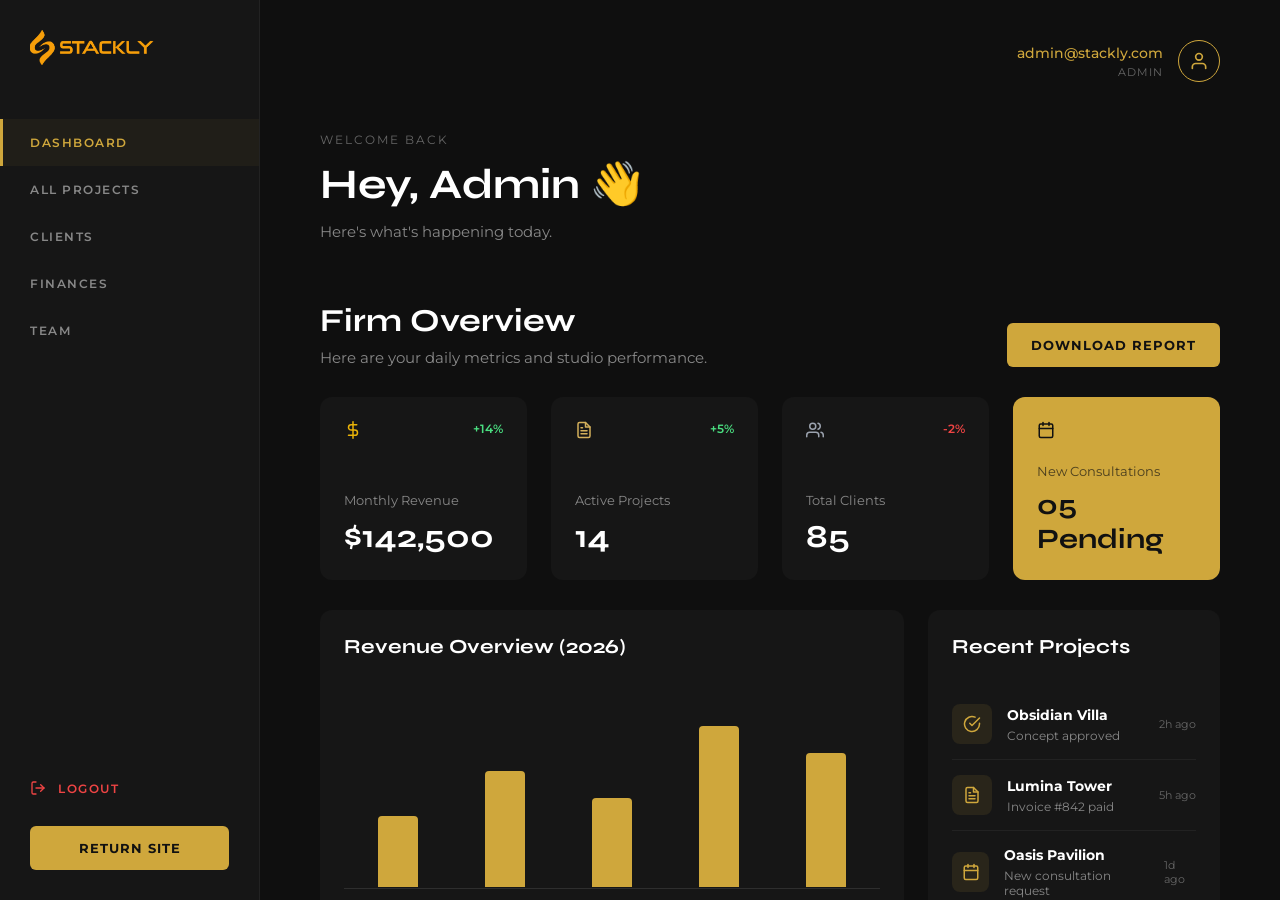
<file: admindashboard.html>
<!DOCTYPE html>
<html lang="en">
<head>
  <meta charset="UTF-8">
  <meta name="viewport" content="width=device-width, initial-scale=1.0">
  <title>Stackly - Admin Dashboard</title>
  <link rel="stylesheet" href="admindashboard.css">
  <link rel="stylesheet" href="https://fonts.googleapis.com/css2?family=Montserrat:wght@300;400;500;600;700&family=Syne:wght@500;700;800&display=swap">
</head>
<body>

  <div class="dashboard-wrapper">
    <!-- Sidebar -->
    <aside class="sidebar">
      <div class="sidebar-header">
        <div class="sidebar-logo">
          <a href="index.html"><img src="assets/logo.webp" alt="Stackly Architecture" style="height: 35px;"></a>
        </div>
        <button class="sidebar-close" aria-label="Close menu">×</button>
      </div>

      <nav class="sidebar-nav">
        <a href="404.html" class="nav-item active" data-view="view-dashboard">DASHBOARD</a>
        <a href="404.html" class="nav-item" data-view="view-projects">ALL PROJECTS</a>
        <a href="404.html" class="nav-item" data-view="view-clients">CLIENTS</a>
        <a href="404.html" class="nav-item" data-view="view-finances">FINANCES</a>
        <a href="404.html" class="nav-item" data-view="view-team">TEAM</a>
      </nav>

      <div class="sidebar-bottom">
        <a href="login.html" class="logout-link">
          <svg xmlns="http://www.w3.org/2000/svg" width="16" height="16" viewBox="0 0 24 24" fill="none" stroke="currentColor" stroke-width="2" stroke-linecap="round" stroke-linejoin="round" class="feather feather-log-out"><path d="M9 21H5a2 2 0 0 1-2-2V5a2 2 0 0 1 2-2h4"></path><polyline points="16 17 21 12 16 7"></polyline><line x1="21" y1="12" x2="9" y2="12"></line></svg>
          LOGOUT
        </a>
        <a href="404.html" class="sidebar-btn">RETURN SITE</a>
      </div>
    </aside>

    <!-- Main Content -->
    <main class="main-content">
      <header class="topbar">
        <div class="hamburger-menu" id="hamburger-menu">
          <span></span>
          <span></span>
          <span></span>
        </div>
        <div class="topbar-logo">
          <a href="index.html"><img src="assets/logo.webp" alt="Stackly Architecture" style="height: 24px;"></a>
        </div>
        <div class="user-profile">
          <div class="user-info">
            <span class="user-email">admin@stackly.com</span>
            <span class="user-role">ADMIN</span>
          </div>
          <div class="user-avatar">
            <svg xmlns="http://www.w3.org/2000/svg" width="20" height="20" viewBox="0 0 24 24" fill="none" stroke="currentColor" stroke-width="2" stroke-linecap="round" stroke-linejoin="round"><path d="M20 21v-2a4 4 0 0 0-4-4H8a4 4 0 0 0-4 4v2"></path><circle cx="12" cy="7" r="4"></circle></svg>
          </div>
        </div>
      </header>

      <!-- VIEW: DASHBOARD -->
      <div id="view-dashboard" class="view-section active">
        <div class="content-header">
        <div class="welcome-text">
          <span class="welcome-label">WELCOME BACK</span>
          <h1>Hey, Admin 👋</h1>
          <p>Here's what's happening today.</p>
        </div>
      </div>

      <div class="content-title-row">
        <div class="title-left">
          <h2>Firm Overview</h2>
          <p>Here are your daily metrics and studio performance.</p>
        </div>
        <a href="404.html" class="view-btn">DOWNLOAD REPORT</a>
      </div>

      <div class="metrics-grid">
        <!-- Card 1 -->
        <div class="metric-card">
          <div class="card-header">
            <div class="card-icon">
              <svg xmlns="http://www.w3.org/2000/svg" width="18" height="18" viewBox="0 0 24 24" fill="none" stroke="#eab308" stroke-width="2" stroke-linecap="round" stroke-linejoin="round"><line x1="12" y1="1" x2="12" y2="23"></line><path d="M17 5H9.5a3.5 3.5 0 0 0 0 7h5a3.5 3.5 0 0 1 0 7H6"></path></svg>
            </div>
            <span class="card-status status-active">+14%</span>
          </div>
          <div class="card-body">
            <p>Monthly Revenue</p>
            <h3>$142,500</h3>
          </div>
        </div>

        <!-- Card 2 -->
        <div class="metric-card">
          <div class="card-header">
            <div class="card-icon">
              <svg xmlns="http://www.w3.org/2000/svg" width="18" height="18" viewBox="0 0 24 24" fill="none" stroke="#d4b05b" stroke-width="2" stroke-linecap="round" stroke-linejoin="round"><path d="M14 2H6a2 2 0 0 0-2 2v16a2 2 0 0 0 2 2h12a2 2 0 0 0 2-2V8z"></path><polyline points="14 2 14 8 20 8"></polyline><line x1="16" y1="13" x2="8" y2="13"></line><line x1="16" y1="17" x2="8" y2="17"></line><polyline points="10 9 9 9 8 9"></polyline></svg>
            </div>
            <span class="card-status status-active">+5%</span>
          </div>
          <div class="card-body">
            <p>Active Projects</p>
            <h3>14</h3>
          </div>
        </div>

        <!-- Card 3 -->
        <div class="metric-card">
          <div class="card-header">
            <div class="card-icon">
              <svg xmlns="http://www.w3.org/2000/svg" width="18" height="18" viewBox="0 0 24 24" fill="none" stroke="#9ca3af" stroke-width="2" stroke-linecap="round" stroke-linejoin="round"><path d="M17 21v-2a4 4 0 0 0-4-4H5a4 4 0 0 0-4 4v2"></path><circle cx="9" cy="7" r="4"></circle><path d="M23 21v-2a4 4 0 0 0-3-3.87"></path><path d="M16 3.13a4 4 0 0 1 0 7.75"></path></svg>
            </div>
            <span class="card-status status-down">-2%</span>
          </div>
          <div class="card-body">
            <p>Total Clients</p>
            <h3>85</h3>
          </div>
        </div>

        <!-- Card 4 (Gold Feature) -->
        <div class="metric-card card-featured">
          <div class="card-header">
            <div class="card-icon icon-dark">
              <svg xmlns="http://www.w3.org/2000/svg" width="18" height="18" viewBox="0 0 24 24" fill="none" stroke="currentColor" stroke-width="2" stroke-linecap="round" stroke-linejoin="round"><rect x="3" y="4" width="18" height="18" rx="2" ry="2"></rect><line x1="16" y1="2" x2="16" y2="6"></line><line x1="8" y1="2" x2="8" y2="6"></line><line x1="3" y1="10" x2="21" y2="10"></line></svg>
            </div>
          </div>
          <div class="card-body">
            <p>New Consultations</p>
            <h3>05<br>Pending</h3>
          </div>
        </div>
      </div>

      <div class="dashboard-bottom-row">
        <div class="chart-container">
          <h3>Revenue Overview (2026)</h3>
          <div class="bar-chart">
            <div class="bar-col">
              <div class="bar" style="--target-height: 40%; animation-delay: 0.1s;"></div>
              <span>Jan</span>
            </div>
            <div class="bar-col">
              <div class="bar" style="--target-height: 65%; animation-delay: 0.2s;"></div>
              <span>Feb</span>
            </div>
            <div class="bar-col">
              <div class="bar" style="--target-height: 50%; animation-delay: 0.3s;"></div>
              <span>Mar</span>
            </div>
            <div class="bar-col">
              <div class="bar" style="--target-height: 90%; animation-delay: 0.4s;"></div>
              <span>Apr</span>
            </div>
            <div class="bar-col">
              <div class="bar" style="--target-height: 75%; animation-delay: 0.5s;"></div>
              <span>May</span>
            </div>
          </div>
        </div>
        
        <div class="recent-activity">
          <h3>Recent Projects</h3>
          <ul class="activity-list">
            <li>
              <div class="act-icon">
                <svg xmlns="http://www.w3.org/2000/svg" width="18" height="18" viewBox="0 0 24 24" fill="none" stroke="currentColor" stroke-width="2" stroke-linecap="round" stroke-linejoin="round"><path d="M22 11.08V12a10 10 0 1 1-5.93-9.14"></path><polyline points="22 4 12 14.01 9 11.01"></polyline></svg>
              </div>
              <div class="act-details">
                <h4>Obsidian Villa</h4>
                <p>Concept approved</p>
              </div>
              <span class="act-time">2h ago</span>
            </li>
            <li>
              <div class="act-icon">
                <svg xmlns="http://www.w3.org/2000/svg" width="18" height="18" viewBox="0 0 24 24" fill="none" stroke="currentColor" stroke-width="2" stroke-linecap="round" stroke-linejoin="round"><path d="M14 2H6a2 2 0 0 0-2 2v16a2 2 0 0 0 2 2h12a2 2 0 0 0 2-2V8z"></path><polyline points="14 2 14 8 20 8"></polyline><line x1="16" y1="13" x2="8" y2="13"></line><line x1="16" y1="17" x2="8" y2="17"></line><polyline points="10 9 9 9 8 9"></polyline></svg>
              </div>
              <div class="act-details">
                <h4>Lumina Tower</h4>
                <p>Invoice #842 paid</p>
              </div>
              <span class="act-time">5h ago</span>
            </li>
            <li>
              <div class="act-icon">
                <svg xmlns="http://www.w3.org/2000/svg" width="18" height="18" viewBox="0 0 24 24" fill="none" stroke="currentColor" stroke-width="2" stroke-linecap="round" stroke-linejoin="round"><rect x="3" y="4" width="18" height="18" rx="2" ry="2"></rect><line x1="16" y1="2" x2="16" y2="6"></line><line x1="8" y1="2" x2="8" y2="6"></line><line x1="3" y1="10" x2="21" y2="10"></line></svg>
              </div>
              <div class="act-details">
                <h4>Oasis Pavilion</h4>
                <p>New consultation request</p>
              </div>
              <span class="act-time">1d ago</span>
            </li>
          </ul>
        </div>
      </div>
      </div> <!-- End view-dashboard -->

      <!-- VIEW: ALL PROJECTS -->
      <div id="view-projects" class="view-section">
        <div class="tab-header">
          <h2>All Projects</h2>
          <p>Firm-wide active, pending, and archived projects.</p>
        </div>
        <div class="data-table-container">
          <table class="data-table">
            <thead>
              <tr>
                <th>Project Name</th>
                <th>Client</th>
                <th>Lead Architect</th>
                <th>Stage</th>
                <th>Deadline</th>
                <th>Action</th>
              </tr>
            </thead>
            <tbody>
              <tr>
                <td>The Obsidian Villa</td>
                <td>James Thornton</td>
                <td>Marcus Hale</td>
                <td><span class="status-badge progress">Build</span></td>
                <td>Oct 2026</td>
                <td><a href="404.html" style="color: #cfa73c; text-decoration: none; font-size: 12px;">EDIT</a></td>
              </tr>
              <tr>
                <td>Oasis Pavilion</td>
                <td>City Arts Council</td>
                <td>Leon Meier</td>
                <td><span class="status-badge pending">Concept</span></td>
                <td>Jan 2027</td>
                <td><a href="404.html" style="color: #cfa73c; text-decoration: none; font-size: 12px;">EDIT</a></td>
              </tr>
              <tr>
                <td>Lumina Tower</td>
                <td>Lumina Group</td>
                <td>Priya Rao</td>
                <td><span class="status-badge completed">Handover</span></td>
                <td>May 2026</td>
                <td><a href="404.html" style="color: #cfa73c; text-decoration: none; font-size: 12px;">EDIT</a></td>
              </tr>
            </tbody>
          </table>
        </div>
      </div> <!-- End view-projects -->

      <!-- VIEW: CLIENTS -->
      <div id="view-clients" class="view-section">
        <div class="tab-header">
          <h2>Client Directory</h2>
          <p>Manage active relationships and CRM data.</p>
        </div>
        <div class="data-table-container">
          <table class="data-table">
            <thead>
              <tr>
                <th>Client Name</th>
                <th>Contact</th>
                <th>Total Projects</th>
                <th>Status</th>
                <th>Action</th>
              </tr>
            </thead>
            <tbody>
              <tr>
                <td>James Thornton</td>
                <td>james.t@example.com</td>
                <td>1</td>
                <td><span class="status-badge completed">Active</span></td>
                <td><a href="404.html" style="color: #cfa73c; text-decoration: none; font-size: 12px;">PROFILE</a></td>
              </tr>
              <tr>
                <td>Lumina Group</td>
                <td>sara.l@lumina.com</td>
                <td>3</td>
                <td><span class="status-badge completed">Active</span></td>
                <td><a href="404.html" style="color: #cfa73c; text-decoration: none; font-size: 12px;">PROFILE</a></td>
              </tr>
              <tr>
                <td>City Arts Council</td>
                <td>amara.d@cityarts.gov</td>
                <td>1</td>
                <td><span class="status-badge progress">Onboarding</span></td>
                <td><a href="404.html" style="color: #cfa73c; text-decoration: none; font-size: 12px;">PROFILE</a></td>
              </tr>
            </tbody>
          </table>
        </div>
      </div> <!-- End view-clients -->

      <!-- VIEW: FINANCES -->
      <div id="view-finances" class="view-section">
        <div class="tab-header">
          <h2>Financial Overview</h2>
          <p>Firm revenue, expenses, and pending payments.</p>
        </div>
        <div class="metrics-grid" style="margin-bottom: 30px;">
          <div class="metric-card"><div class="card-body"><p>YTD Revenue</p><h3>$1.2M</h3></div></div>
          <div class="metric-card"><div class="card-body"><p>Pending Invoices</p><h3>$145K</h3></div></div>
          <div class="metric-card"><div class="card-body"><p>Expenses</p><h3>$320K</h3></div></div>
          <div class="metric-card"><div class="card-body"><p>Net Profit</p><h3>$880K</h3></div></div>
        </div>
        <div class="data-table-container">
          <table class="data-table">
            <thead>
              <tr>
                <th>Invoice ID</th>
                <th>Client</th>
                <th>Date Sent</th>
                <th>Amount</th>
                <th>Status</th>
              </tr>
            </thead>
            <tbody>
              <tr>
                <td>INV-1042</td>
                <td>James Thornton</td>
                <td>May 15, 2026</td>
                <td>$15,000.00</td>
                <td><span class="status-badge pending">Pending</span></td>
              </tr>
              <tr>
                <td>INV-1021</td>
                <td>James Thornton</td>
                <td>Mar 01, 2026</td>
                <td>$25,000.00</td>
                <td><span class="status-badge paid">Paid</span></td>
              </tr>
            </tbody>
          </table>
        </div>
      </div> <!-- End view-finances -->

      <!-- VIEW: TEAM -->
      <div id="view-team" class="view-section">
        <div class="tab-header">
          <h2>Team Roster</h2>
          <p>Architects, designers, and studio staff.</p>
        </div>
        <div class="dash-grid">
          <div class="dash-card">
            <img src="assets/p1.webp" alt="Team" class="dash-card-img">
            <div class="dash-card-body">
              <h3 class="dash-card-title">Marcus Hale</h3>
              <p class="dash-card-meta">Founding Principal<br>Active Projects: 4</p>
            </div>
          </div>
          <div class="dash-card">
            <img src="assets/p2.webp" alt="Team" class="dash-card-img">
            <div class="dash-card-body">
              <h3 class="dash-card-title">Priya Rao</h3>
              <p class="dash-card-meta">Design Director<br>Active Projects: 6</p>
            </div>
          </div>
          <div class="dash-card">
            <img src="assets/p3.webp" alt="Team" class="dash-card-img">
            <div class="dash-card-body">
              <h3 class="dash-card-title">Leon Meier</h3>
              <p class="dash-card-meta">Structural Lead<br>Active Projects: 3</p>
            </div>
          </div>
          <div class="dash-card">
            <img src="assets/p4.webp" alt="Team" class="dash-card-img">
            <div class="dash-card-body">
              <h3 class="dash-card-title">Amara Osei</h3>
              <p class="dash-card-meta">Sustainability Strategist<br>Active Projects: 8</p>
            </div>
          </div>
        </div>
      </div> <!-- End view-team -->

    </main>
  </div>

  <script src="script.js"></script>

  <!-- Tab Switching Logic -->
  <script>
    document.querySelectorAll('.sidebar-nav .nav-item').forEach(link => {
      link.addEventListener('click', function(e) {
        e.preventDefault();
        
        // Remove active class from all links
        document.querySelectorAll('.sidebar-nav .nav-item').forEach(l => l.classList.remove('active'));
        // Add active class to clicked link
        this.classList.add('active');
        
        // Hide all views
        document.querySelectorAll('.view-section').forEach(view => {
          view.classList.remove('active');
        });
        
        // Show target view
        const targetView = this.getAttribute('data-view');
        document.getElementById(targetView).classList.add('active');
      });
    });
  </script>

  <script>
    document.addEventListener("DOMContentLoaded", function() {
      // Initialize hamburger menu and other navbar functions
      initNavbar();
      
      const storedEmail = localStorage.getItem('userEmail');
      if (storedEmail) {
        const emailSpans = document.querySelectorAll('.user-email');
        emailSpans.forEach(span => span.textContent = storedEmail);

        const namePart = storedEmail.split('@')[0];
        const formattedName = namePart.charAt(0).toUpperCase() + namePart.slice(1);
        
        const welcomeHeaders = document.querySelectorAll('.welcome-text h1');
        welcomeHeaders.forEach(h1 => {
          h1.innerHTML = `Hey, ${formattedName} 👋`;
        });
      }
    });
  </script>

</body>
</html>
</file>
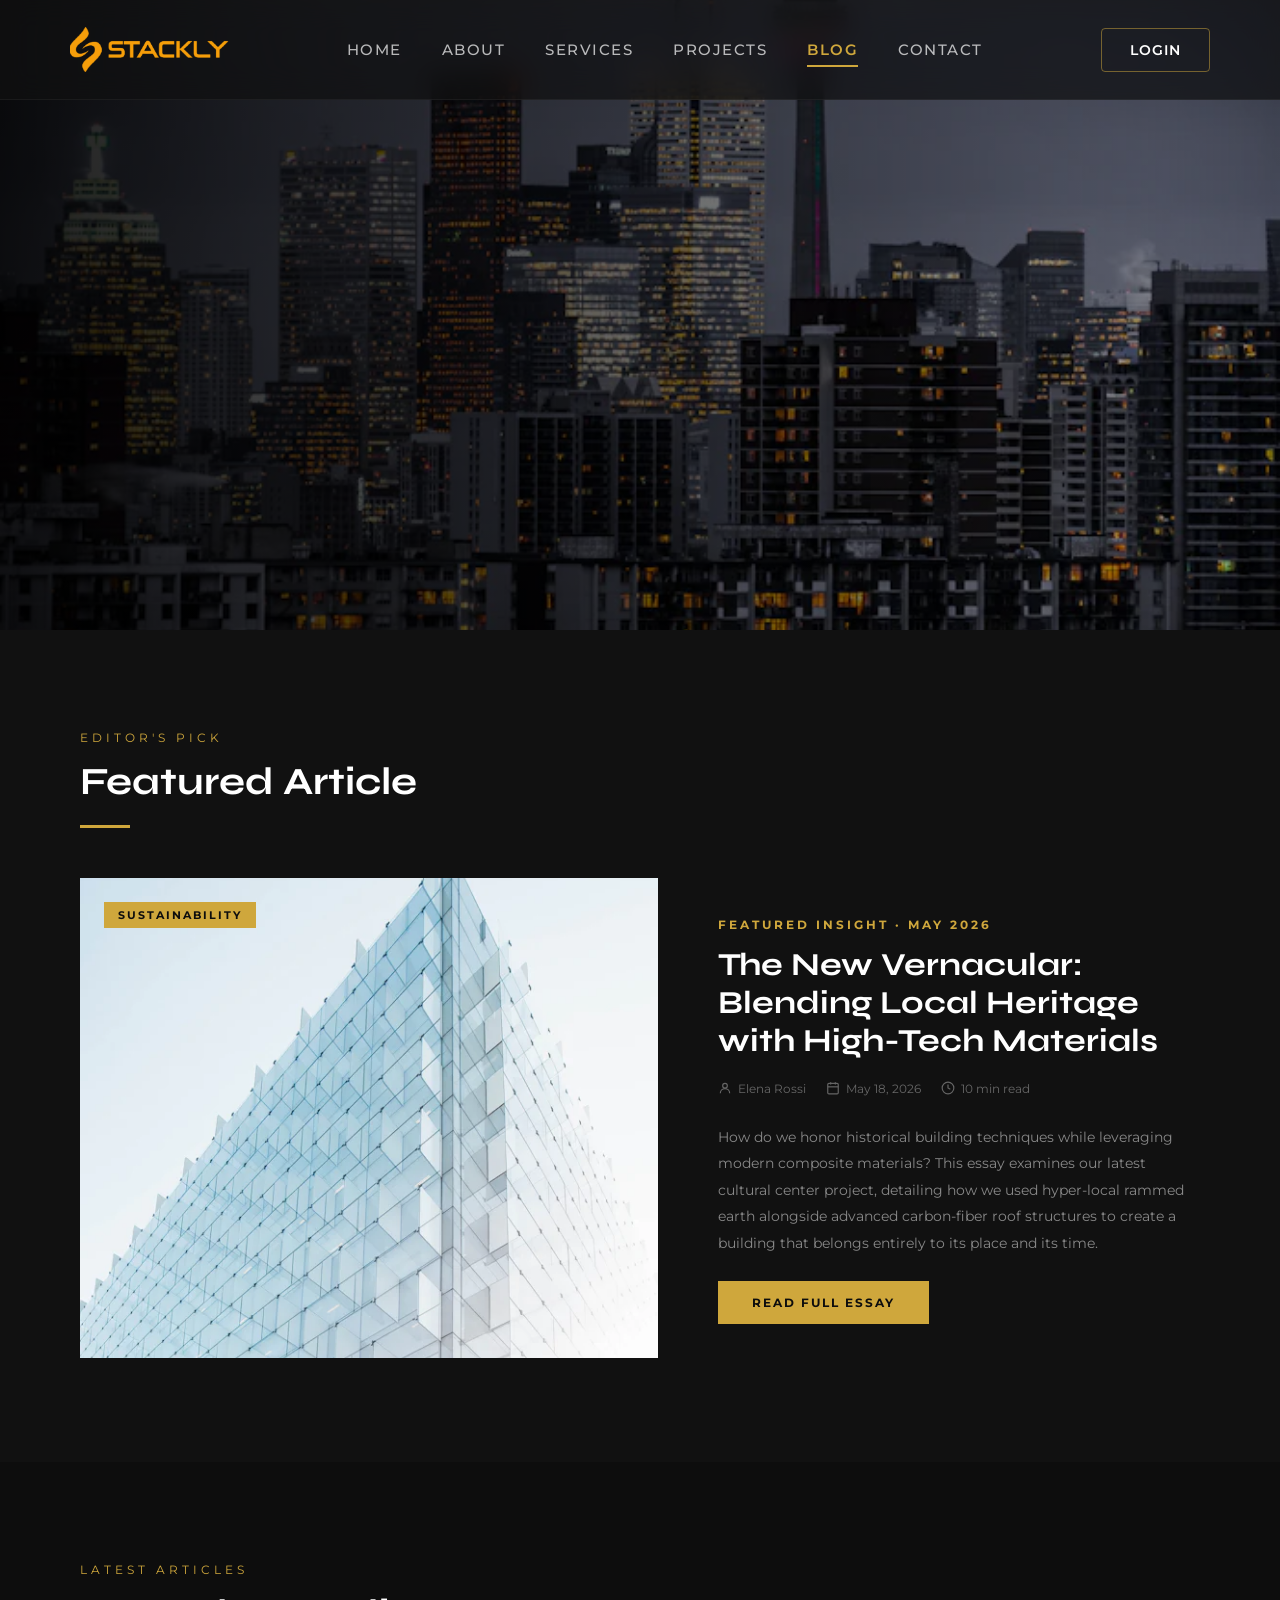
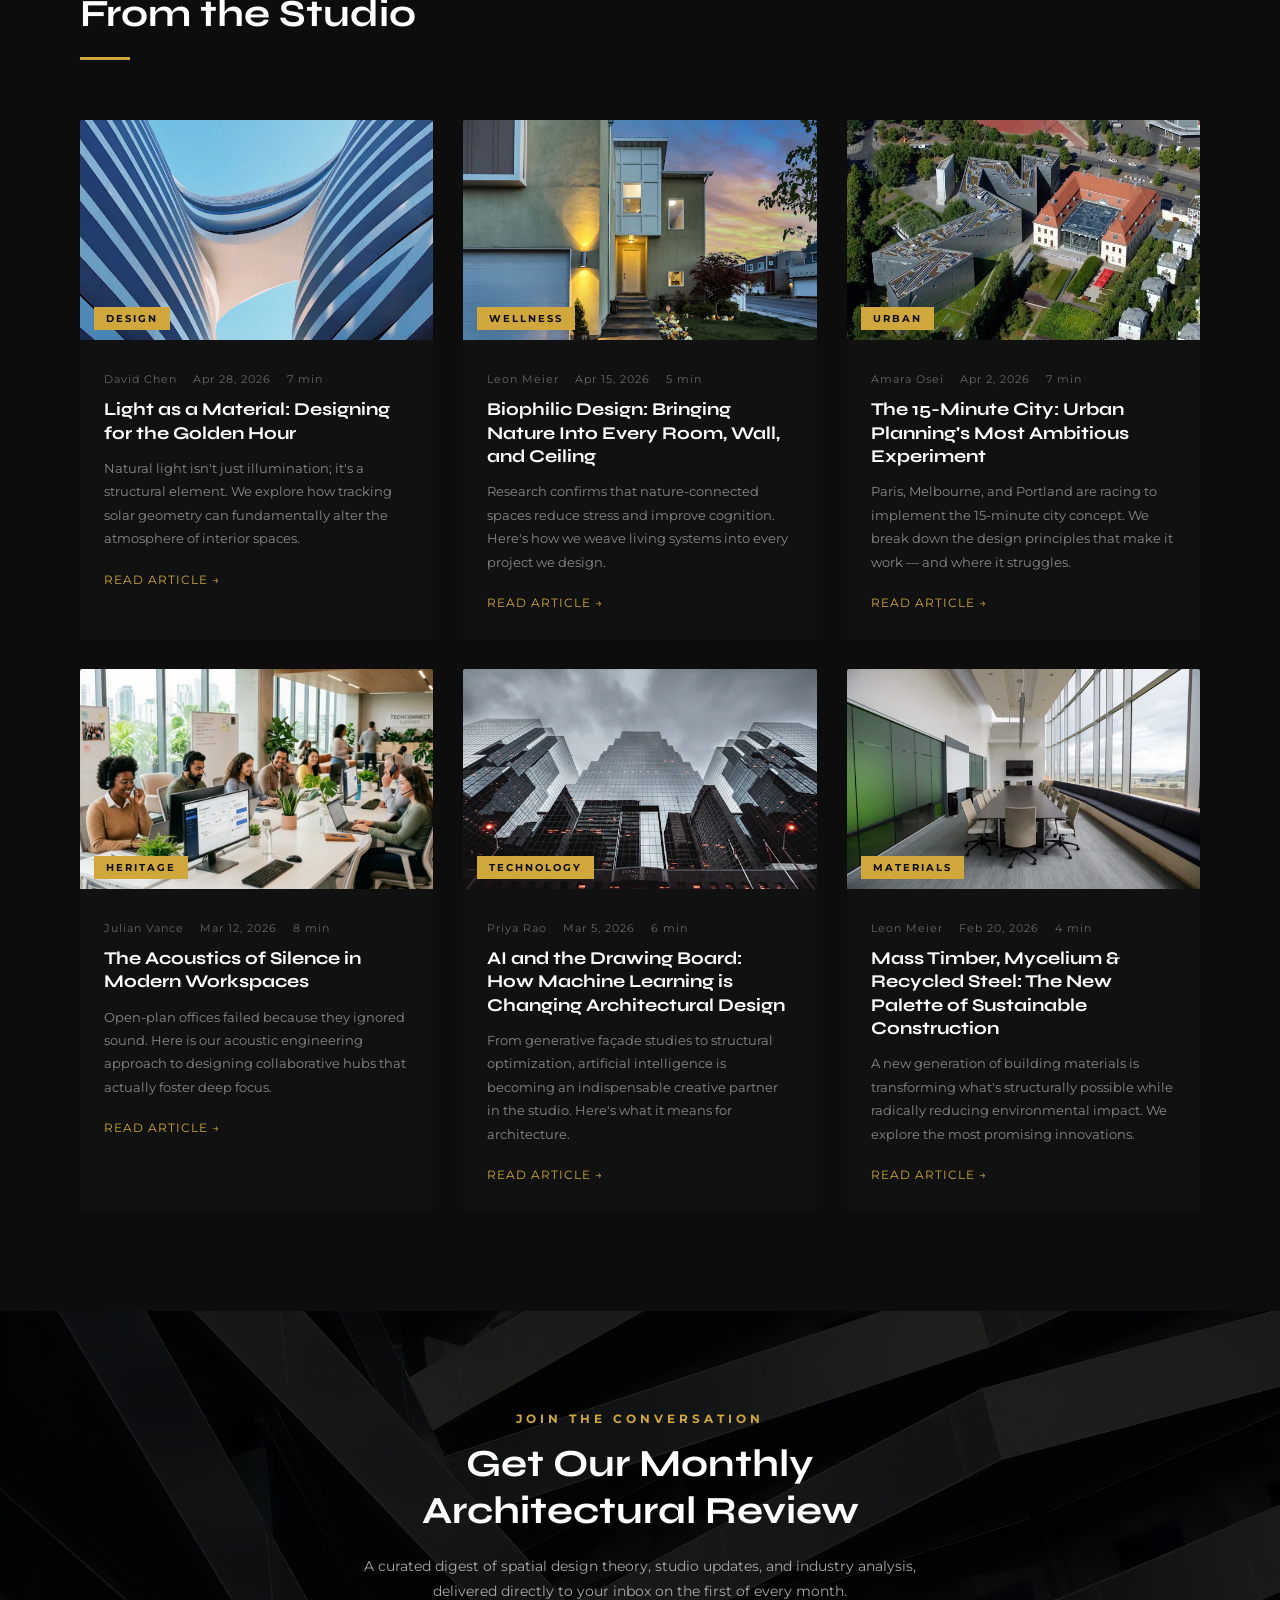
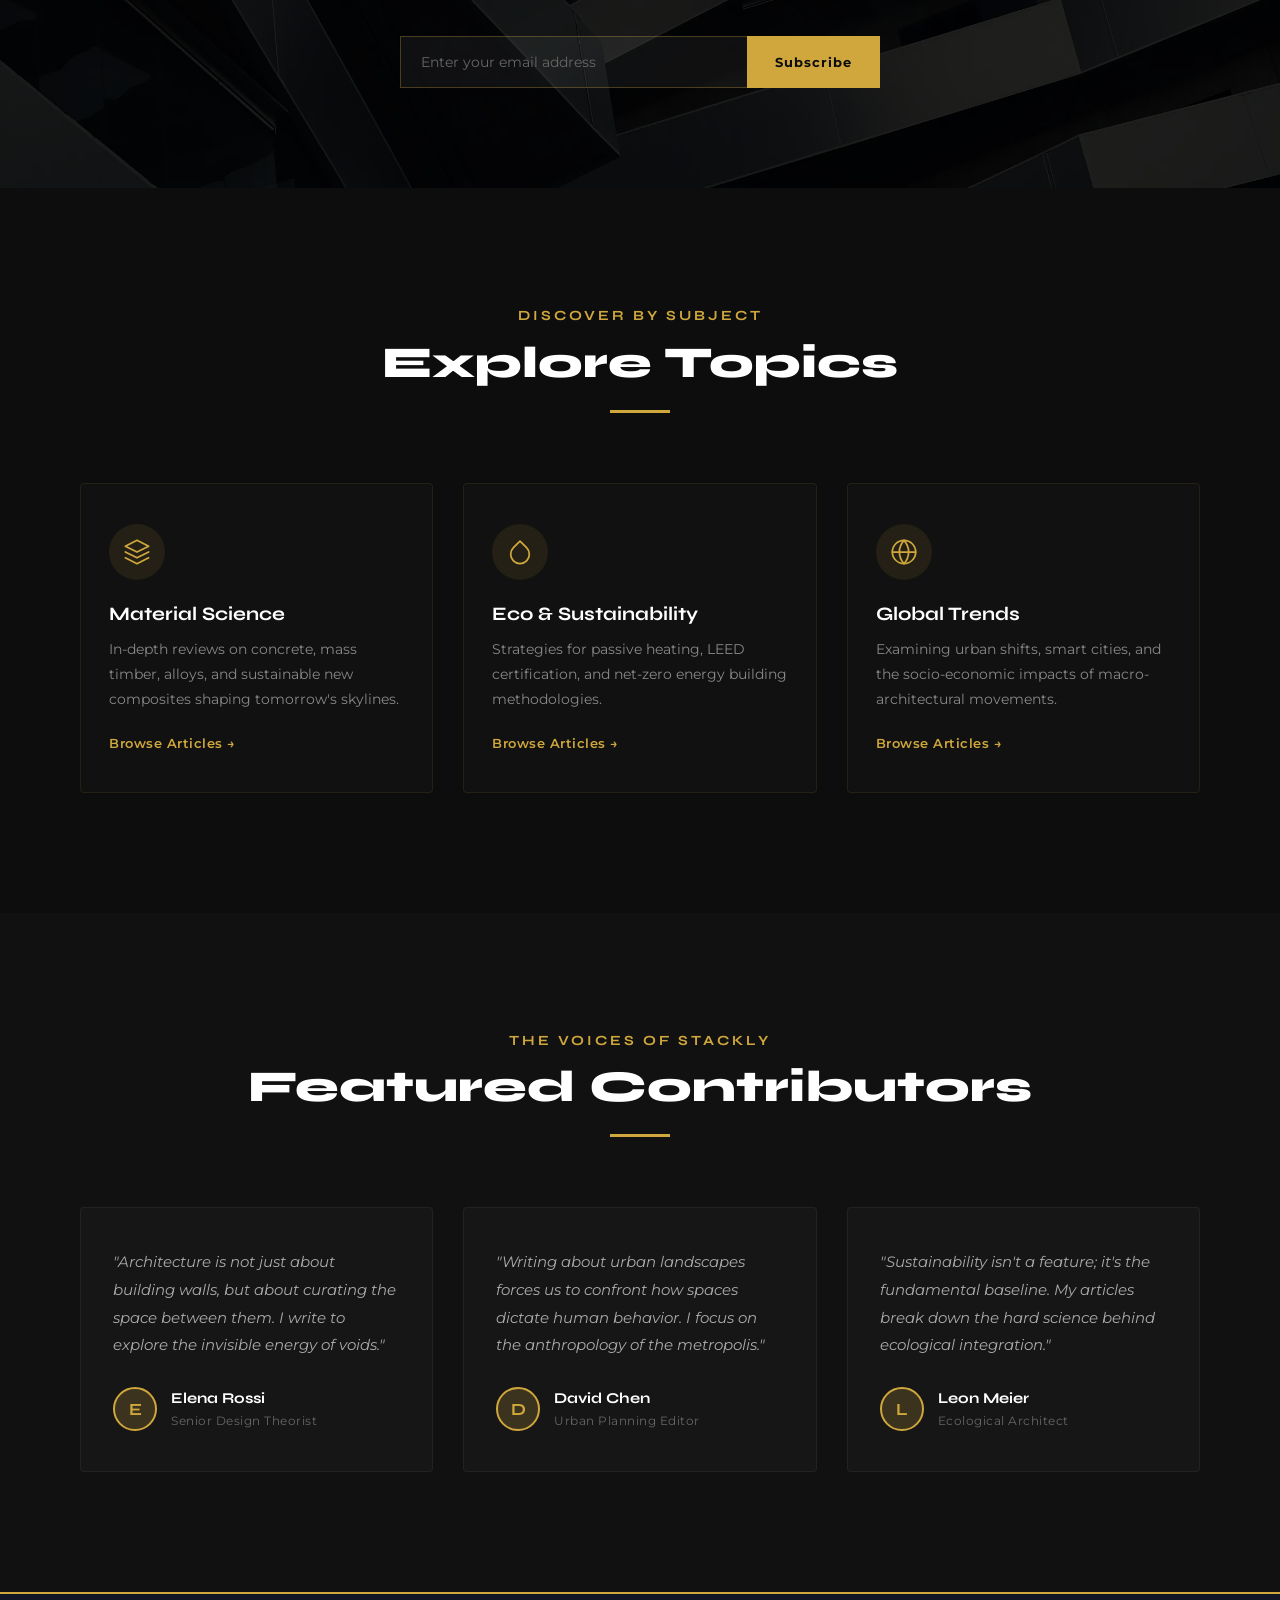
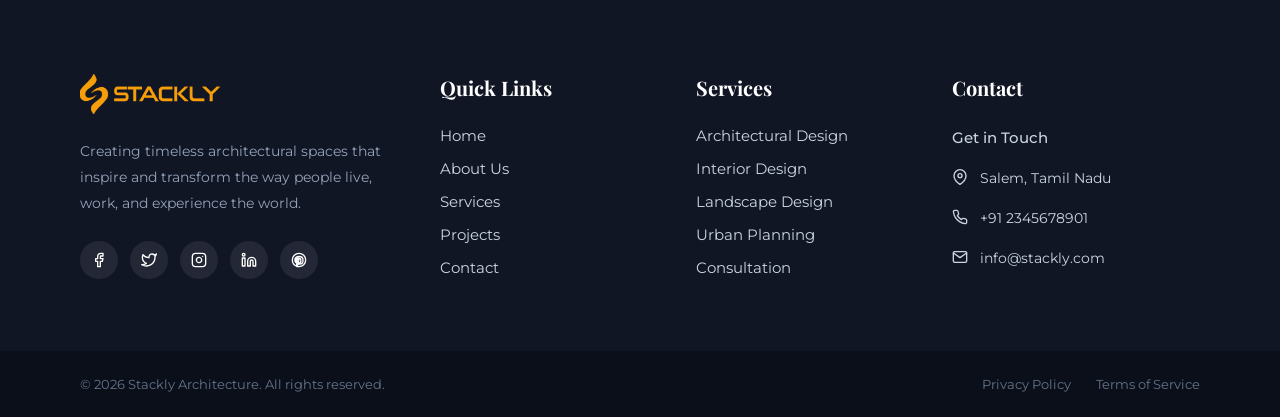
<file: blog.html>
<!DOCTYPE html>
<html lang="en">
<head>
  <meta charset="UTF-8">
  <meta name="viewport" content="width=device-width, initial-scale=1.0">
  <title>Blog | Stackly Architecture</title>
  <link rel="stylesheet" href="navbar.css">
  <link rel="stylesheet" href="footer.css">
  <link rel="stylesheet" href="blog.css">
</head>
<body>
<div id="navbar-container"></div>

<!-- HERO -->
<section class="blog-hero">
  <div class="blog-hero-content">
    <h4>Architectural Discourse</h4>
    <h1>Ideas That<br>Shape Spaces</h1>
    <p>Essays, case studies, and critical thinking from the minds at Stackly Architecture. We explore the intersection of culture, technology, and the built environment.</p>
  </div>
</section>

<!-- FEATURED POST -->
<section class="blog-featured">
  <div class="section-label">Editor's Pick</div>
  <h2 class="section-title">Featured Article</h2>
  <div class="gold-line" style="margin-bottom:50px;"></div>
  <div class="featured-post">
    <div class="featured-img">
      <img src="assets/a38.webp" alt="The Future of Sustainable Architecture">
      <span class="feat-tag">Sustainability</span>
    </div>
    <div class="featured-text">
      <h4>Featured Insight · May 2026</h4>
      <h2>The New Vernacular: Blending Local Heritage with High-Tech Materials</h2>
      <div class="featured-meta">
        <span><svg width="14" height="14" viewBox="0 0 24 24" fill="none" stroke="currentColor" stroke-width="2"><circle cx="12" cy="8" r="4"/><path d="M20 21a8 8 0 1 0-16 0"/></svg> Elena Rossi</span>
        <span><svg width="14" height="14" viewBox="0 0 24 24" fill="none" stroke="currentColor" stroke-width="2"><rect x="3" y="4" width="18" height="18" rx="2"/><line x1="16" y1="2" x2="16" y2="6"/><line x1="8" y1="2" x2="8" y2="6"/><line x1="3" y1="10" x2="21" y2="10"/></svg> May 18, 2026</span>
        <span><svg width="14" height="14" viewBox="0 0 24 24" fill="none" stroke="currentColor" stroke-width="2"><circle cx="12" cy="12" r="10"/><polyline points="12 6 12 12 16 14"/></svg> 10 min read</span>
      </div>
      <p>How do we honor historical building techniques while leveraging modern composite materials? This essay examines our latest cultural center project, detailing how we used hyper-local rammed earth alongside advanced carbon-fiber roof structures to create a building that belongs entirely to its place and its time.</p>
      <a href="404.html" class="read-btn">Read Full Essay</a>
    </div>
  </div>
</section>

<!-- BLOG GRID -->
<section class="blog-main">
  <div class="section-label">Latest Articles</div>
  <h2 class="section-title">From the Studio</h2>
  <div class="gold-line"></div>
  <div class="blog-grid">

    <div class="blog-card">
      <div class="blog-img">
        <img src="assets/a30.webp" alt="Modern Luxury Homes">
        <span class="blog-cat">Design</span>
      </div>
      <div class="blog-body">
        <div class="meta"><span>David Chen</span><span>Apr 28, 2026</span><span>7 min</span></div>
        <h3>Light as a Material: Designing for the Golden Hour</h3>
        <p>Natural light isn't just illumination; it's a structural element. We explore how tracking solar geometry can fundamentally alter the atmosphere of interior spaces.</p>
        <a href="404.html">Read Article →</a>
      </div>
    </div>

    <div class="blog-card">
      <div class="blog-img">
        <img src="assets/a36.webp" alt="Biophilic Design">
        <span class="blog-cat">Wellness</span>
      </div>
      <div class="blog-body">
        <div class="meta"><span>Leon Meier</span><span>Apr 15, 2026</span><span>5 min</span></div>
        <h3>Biophilic Design: Bringing Nature Into Every Room, Wall, and Ceiling</h3>
        <p>Research confirms that nature-connected spaces reduce stress and improve cognition. Here's how we weave living systems into every project we design.</p>
        <a href="404.html">Read Article →</a>
      </div>
    </div>

    <div class="blog-card">
      <div class="blog-img">
        <img src="assets/a12.webp" alt="Urban Planning">
        <span class="blog-cat">Urban</span>
      </div>
      <div class="blog-body">
        <div class="meta"><span>Amara Osei</span><span>Apr 2, 2026</span><span>7 min</span></div>
        <h3>The 15-Minute City: Urban Planning's Most Ambitious Experiment</h3>
        <p>Paris, Melbourne, and Portland are racing to implement the 15-minute city concept. We break down the design principles that make it work — and where it struggles.</p>
        <a href="404.html">Read Article →</a>
      </div>
    </div>

    <div class="blog-card">
      <div class="blog-img">
        <img src="assets/a26.webp" alt="Heritage Restoration">
        <span class="blog-cat">Heritage</span>
      </div>
      <div class="blog-body">
        <div class="meta"><span>Julian Vance</span><span>Mar 12, 2026</span><span>8 min</span></div>
        <h3>The Acoustics of Silence in Modern Workspaces</h3>
        <p>Open-plan offices failed because they ignored sound. Here is our acoustic engineering approach to designing collaborative hubs that actually foster deep focus.</p>
        <a href="404.html">Read Article →</a>
      </div>
    </div>

    <div class="blog-card">
      <div class="blog-img">
        <img src="assets/a34.webp" alt="Parametric Architecture">
        <span class="blog-cat">Technology</span>
      </div>
      <div class="blog-body">
        <div class="meta"><span>Priya Rao</span><span>Mar 5, 2026</span><span>6 min</span></div>
        <h3>AI and the Drawing Board: How Machine Learning is Changing Architectural Design</h3>
        <p>From generative façade studies to structural optimization, artificial intelligence is becoming an indispensable creative partner in the studio. Here's what it means for architecture.</p>
        <a href="404.html">Read Article →</a>
      </div>
    </div>

    <div class="blog-card">
      <div class="blog-img">
        <img src="assets/a35.webp" alt="Material Innovation">
        <span class="blog-cat">Materials</span>
      </div>
      <div class="blog-body">
        <div class="meta"><span>Leon Meier</span><span>Feb 20, 2026</span><span>4 min</span></div>
        <h3>Mass Timber, Mycelium & Recycled Steel: The New Palette of Sustainable Construction</h3>
        <p>A new generation of building materials is transforming what's structurally possible while radically reducing environmental impact. We explore the most promising innovations.</p>
        <a href="404.html">Read Article →</a>
      </div>
    </div>

  </div>
</section>

<!-- NEWSLETTER -->
<section class="newsletter">
  <div class="newsletter-content">
    <h4>Join the Conversation</h4>
    <h2>Get Our Monthly Architectural Review</h2>
    <p>A curated digest of spatial design theory, studio updates, and industry analysis, delivered directly to your inbox on the first of every month.</p>
    <form class="newsletter-form" action="404.html">
      <input type="email" placeholder="Enter your email address" required>
      <button type="submit">Subscribe</button>
    </form>
  </div>
</section>

<!-- TOPICS CATEGORIES -->
<section class="blog-topics reveal">
  <div class="bt-inner">
    <div class="section-title" style="text-align: center; margin-bottom: 70px;">
      <h4 style="font-family: 'Syne', sans-serif; color: #cfa73c; font-size: 14px; letter-spacing: 3px; margin-bottom: 12px; font-weight: 700; text-transform: uppercase;">Discover By Subject</h4>
      <h2 style="font-family: 'Syne', sans-serif; font-size: 44px; font-weight: 800; color: white;">Explore Topics</h2>
      <div class="title-bar" style="width: 60px; height: 3px; background: #cfa73c; margin: 20px auto 0 auto;"></div>
    </div>
    <div class="bt-grid">
      <div class="bt-card">
        <div class="bt-icon">
          <svg xmlns="http://www.w3.org/2000/svg" width="28" height="28" viewBox="0 0 24 24" fill="none" stroke="currentColor" stroke-width="1.5" stroke-linecap="round" stroke-linejoin="round"><polygon points="12 2 2 7 12 12 22 7 12 2"></polygon><polyline points="2 17 12 22 22 17"></polyline><polyline points="2 12 12 17 22 12"></polyline></svg>
        </div>
        <h3>Material Science</h3>
        <p>In-depth reviews on concrete, mass timber, alloys, and sustainable new composites shaping tomorrow's skylines.</p>
        <a href="404.html" class="bt-link">Browse Articles →</a>
      </div>
      <div class="bt-card">
        <div class="bt-icon">
          <svg xmlns="http://www.w3.org/2000/svg" width="28" height="28" viewBox="0 0 24 24" fill="none" stroke="currentColor" stroke-width="1.5" stroke-linecap="round" stroke-linejoin="round"><path d="M12 2.69l5.66 5.66a8 8 0 1 1-11.31 0z"></path></svg>
        </div>
        <h3>Eco & Sustainability</h3>
        <p>Strategies for passive heating, LEED certification, and net-zero energy building methodologies.</p>
        <a href="404.html" class="bt-link">Browse Articles →</a>
      </div>
      <div class="bt-card">
        <div class="bt-icon">
          <svg xmlns="http://www.w3.org/2000/svg" width="28" height="28" viewBox="0 0 24 24" fill="none" stroke="currentColor" stroke-width="1.5" stroke-linecap="round" stroke-linejoin="round"><circle cx="12" cy="12" r="10"></circle><line x1="2" y1="12" x2="22" y2="12"></line><path d="M12 2a15.3 15.3 0 0 1 4 10 15.3 15.3 0 0 1-4 10 15.3 15.3 0 0 1-4-10 15.3 15.3 0 0 1 4-10z"></path></svg>
        </div>
        <h3>Global Trends</h3>
        <p>Examining urban shifts, smart cities, and the socio-economic impacts of macro-architectural movements.</p>
        <a href="404.html" class="bt-link">Browse Articles →</a>
      </div>
    </div>
  </div>
</section>

<!-- AUTHOR SPOTLIGHT -->
<section class="blog-authors reveal">
  <div class="ba-inner">
    <div class="section-title" style="text-align: center; margin-bottom: 70px;">
      <h4 style="font-family: 'Syne', sans-serif; color: #cfa73c; font-size: 14px; letter-spacing: 3px; margin-bottom: 12px; font-weight: 700; text-transform: uppercase;">The Voices of Stackly</h4>
      <h2 style="font-family: 'Syne', sans-serif; font-size: 44px; font-weight: 800; color: white;">Featured Contributors</h2>
      <div class="title-bar" style="width: 60px; height: 3px; background: #cfa73c; margin: 20px auto 0 auto;"></div>
    </div>
    <div class="ba-grid">
      <div class="ba-card">
        <p>"Architecture is not just about building walls, but about curating the space between them. I write to explore the invisible energy of voids."</p>
        <div class="ba-author">
          <div class="ba-avatar">E</div>
          <div>
            <h4>Elena Rossi</h4>
            <span>Senior Design Theorist</span>
          </div>
        </div>
      </div>
      <div class="ba-card">
        <p>"Writing about urban landscapes forces us to confront how spaces dictate human behavior. I focus on the anthropology of the metropolis."</p>
        <div class="ba-author">
          <div class="ba-avatar">D</div>
          <div>
            <h4>David Chen</h4>
            <span>Urban Planning Editor</span>
          </div>
        </div>
      </div>
      <div class="ba-card">
        <p>"Sustainability isn't a feature; it's the fundamental baseline. My articles break down the hard science behind ecological integration."</p>
        <div class="ba-author">
          <div class="ba-avatar">L</div>
          <div>
            <h4>Leon Meier</h4>
            <span>Ecological Architect</span>
          </div>
        </div>
      </div>
    </div>
  </div>
</section>

<!-- FOOTER -->
<footer class="site-footer">
    <div class="footer-grid">
      <div class="footer-col brand-col"><div class="footer-logo" onclick="window.location.href='index.html'"><img src="assets/logo.webp" alt="Stackly Logo"></div><p class="brand-desc">Creating timeless architectural spaces that inspire and transform the way people live, work, and experience the world.</p><div class="social-links"><a href="404.html" class="social-icon" aria-label="Facebook"><svg xmlns="http://www.w3.org/2000/svg" width="20" height="20" viewBox="0 0 24 24" fill="none" stroke="currentColor" stroke-width="2" stroke-linecap="round" stroke-linejoin="round"><path d="M18 2h-3a5 5 0 0 0-5 5v3H7v4h3v8h4v-8h3l1-4h-4V7a1 1 0 0 1 1-1h3z"></path></svg></a><a href="404.html" class="social-icon" aria-label="Twitter"><svg xmlns="http://www.w3.org/2000/svg" width="20" height="20" viewBox="0 0 24 24" fill="none" stroke="currentColor" stroke-width="2" stroke-linecap="round" stroke-linejoin="round"><path d="M23 3a10.9 10.9 0 0 1-3.14 1.53 4.48 4.48 0 0 0-7.86 3v1A10.66 10.66 0 0 1 3 4s-4 9 5 13a11.64 11.64 0 0 1-7 2c9 5 20 0 20-11.5a4.5 4.5 0 0 0-.08-.83A7.72 7.72 0 0 0 23 3z"></path></svg></a><a href="404.html" class="social-icon" aria-label="Instagram"><svg xmlns="http://www.w3.org/2000/svg" width="20" height="20" viewBox="0 0 24 24" fill="none" stroke="currentColor" stroke-width="2" stroke-linecap="round" stroke-linejoin="round"><rect x="2" y="2" width="20" height="20" rx="5" ry="5"></rect><path d="M16 11.37A4 4 0 1 1 12.63 8 4 4 0 0 1 16 11.37z"></path><line x1="17.5" y1="6.5" x2="17.51" y2="6.5"></line></svg></a><a href="404.html" class="social-icon" aria-label="LinkedIn"><svg xmlns="http://www.w3.org/2000/svg" width="20" height="20" viewBox="0 0 24 24" fill="none" stroke="currentColor" stroke-width="2" stroke-linecap="round" stroke-linejoin="round"><path d="M16 8a6 6 0 0 1 6 6v7h-4v-7a2 2 0 0 0-2-2 2 2 0 0 0-2 2v7h-4v-7a6 6 0 0 1 6-6z"></path><rect x="2" y="9" width="4" height="12"></rect><circle cx="4" cy="4" r="2"></circle></svg></a><a href="404.html" class="social-icon" aria-label="Pinterest"><svg xmlns="http://www.w3.org/2000/svg" width="20" height="20" viewBox="0 0 24 24" fill="none" stroke="currentColor" stroke-width="2" stroke-linecap="round" stroke-linejoin="round"><path d="M12 2C6.48 2 2 6.48 2 12c0 4.27 2.68 7.9 6.47 9.35-.08-.8-.15-2.02.03-2.9.16-.69.96-4.08.96-4.08s-.25-.49-.25-1.22c0-1.15.66-2.01 1.49-2.01.7 0 1.04.53 1.04 1.16 0 .7-.45 1.76-.69 2.74-.19.82.41 1.48 1.22 1.48 1.47 0 2.6-1.55 2.6-3.79 0-1.98-1.42-3.37-3.46-3.37-2.36 0-3.74 1.77-3.74 3.59 0 .71.27 1.48.62 1.9.07.08.08.15.06.23-.06.27-.21.87-.24.99-.04.16-.14.2-.32.12-1.19-.55-1.93-2.29-1.93-3.69 0-3.01 2.18-5.77 6.3-5.77 3.31 0 5.88 2.36 5.88 5.5 0 3.29-2.07 5.94-4.95 5.94-1 0-1.93-.52-2.25-1.12l-.61 2.33c-.22.85-.82 1.92-1.22 2.57C10.07 21.87 11.02 22 12 22c5.52 0 10-4.48 10-10S17.52 2 12 2z"></path></svg></a></div></div>
      <div class="footer-col"><h3>Quick Links</h3><ul><li><a href="index.html">Home</a></li><li><a href="about.html">About Us</a></li><li><a href="services.html">Services</a></li><li><a href="project.html">Projects</a></li><li><a href="blog.html">Blog</a></li><li><a href="contact.html">Contact</a></li></ul></div>
      <div class="footer-col"><h3>Services</h3><ul><li><a href="services.html">Architectural Design</a></li><li><a href="services.html">Interior Design</a></li><li><a href="services.html">Landscape Design</a></li><li><a href="services.html">Urban Planning</a></li><li><a href="services.html">Consultation</a></li></ul></div>
      <div class="footer-col contact-col"><h3>Contact</h3><ul class="contact-list"><li class="get-in-touch-label">Get in Touch</li><li><svg xmlns="http://www.w3.org/2000/svg" width="18" height="18" viewBox="0 0 24 24" fill="none" stroke="currentColor" stroke-width="2" stroke-linecap="round" stroke-linejoin="round"><path d="M21 10c0 7-9 13-9 13s-9-6-9-13a9 9 0 0 1 18 0z"></path><circle cx="12" cy="10" r="3"></circle></svg><span>Salem, Tamil Nadu</span></li><li><svg xmlns="http://www.w3.org/2000/svg" width="18" height="18" viewBox="0 0 24 24" fill="none" stroke="currentColor" stroke-width="2" stroke-linecap="round" stroke-linejoin="round"><path d="M22 16.92v3a2 2 0 0 1-2.18 2 19.79 19.79 0 0 1-8.63-3.07 19.5 19.5 0 0 1-6-6 19.79 19.79 0 0 1-3.07-8.67A2 2 0 0 1 4.11 2h3a2 2 0 0 1 2 1.72 12.84 12.84 0 0 0 .7 2.81 2 2 0 0 1-.45 2.11L8.09 9.91a16 16 0 0 0 6 6l1.27-1.27a2 2 0 0 1 2.11-.45 12.84 12.84 0 0 0 2.81.7A2 2 0 0 1 22 16.92z"></path></svg><span>+91 2345678901</span></li><li><svg xmlns="http://www.w3.org/2000/svg" width="18" height="18" viewBox="0 0 24 24" fill="none" stroke="currentColor" stroke-width="2" stroke-linecap="round" stroke-linejoin="round"><path d="M4 4h16c1.1 0 2 .9 2 2v12c0 1.1-.9 2-2 2H4c-1.1 0-2-.9-2-2V6c0-1.1.9-2 2-2z"></path><polyline points="22,6 12,13 2,6"></polyline></svg><span>info@stackly.com</span></li></ul></div>
    </div>
    <div class="footer-bottom"><p>&copy; 2026 Stackly Architecture. All rights reserved.</p><div class="footer-bottom-links"><a href="404.html">Privacy Policy</a><a href="404.html">Terms of Service</a></div></div>
</footer>

<script>
  fetch('navbar.html').then(r=>r.text()).then(d=>{document.getElementById('navbar-container').innerHTML=d;});
  const obs = new IntersectionObserver(entries=>{entries.forEach(e=>{if(e.isIntersecting)e.target.classList.add('visible');});},{threshold:0.1});
  document.querySelectorAll('.blog-card').forEach((el,i)=>{el.style.transitionDelay=i*0.1+'s';obs.observe(el);});
</script>
<script src="script.js"></script>
</body>
</html>
</file>
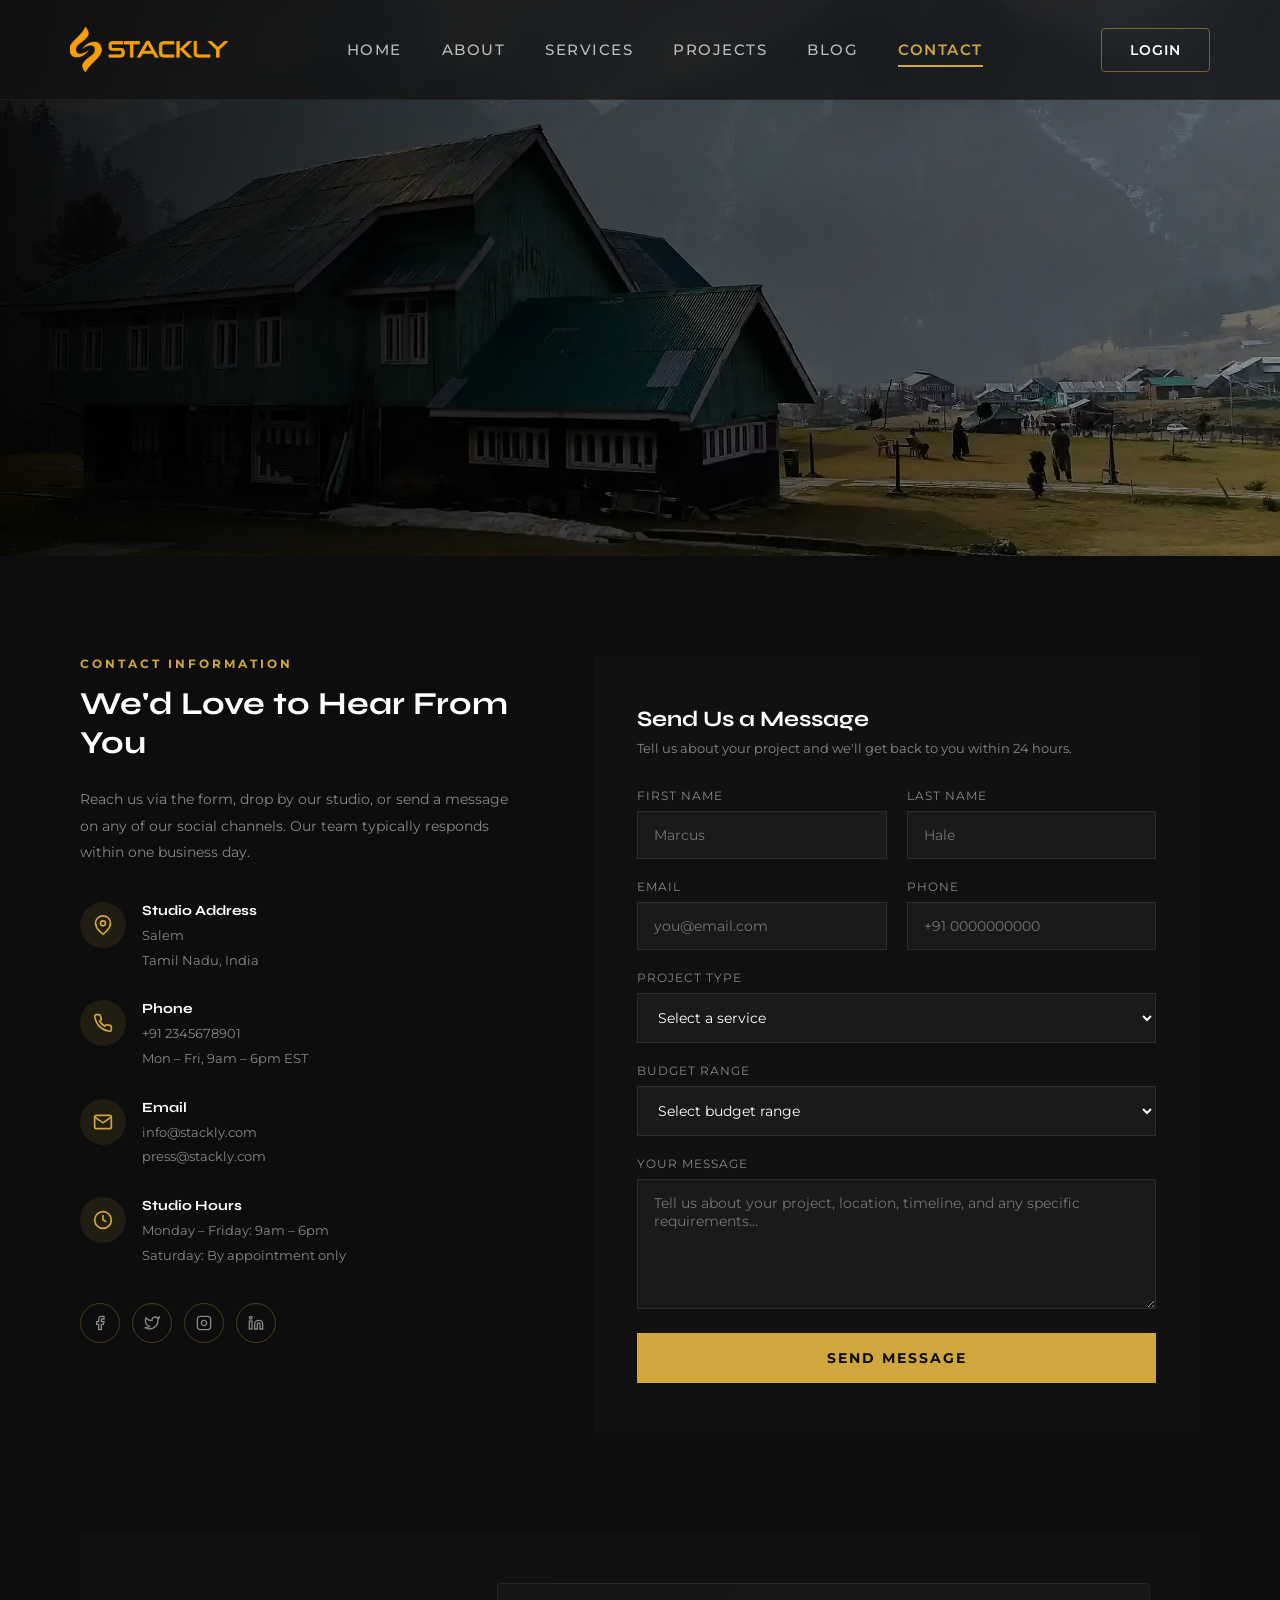
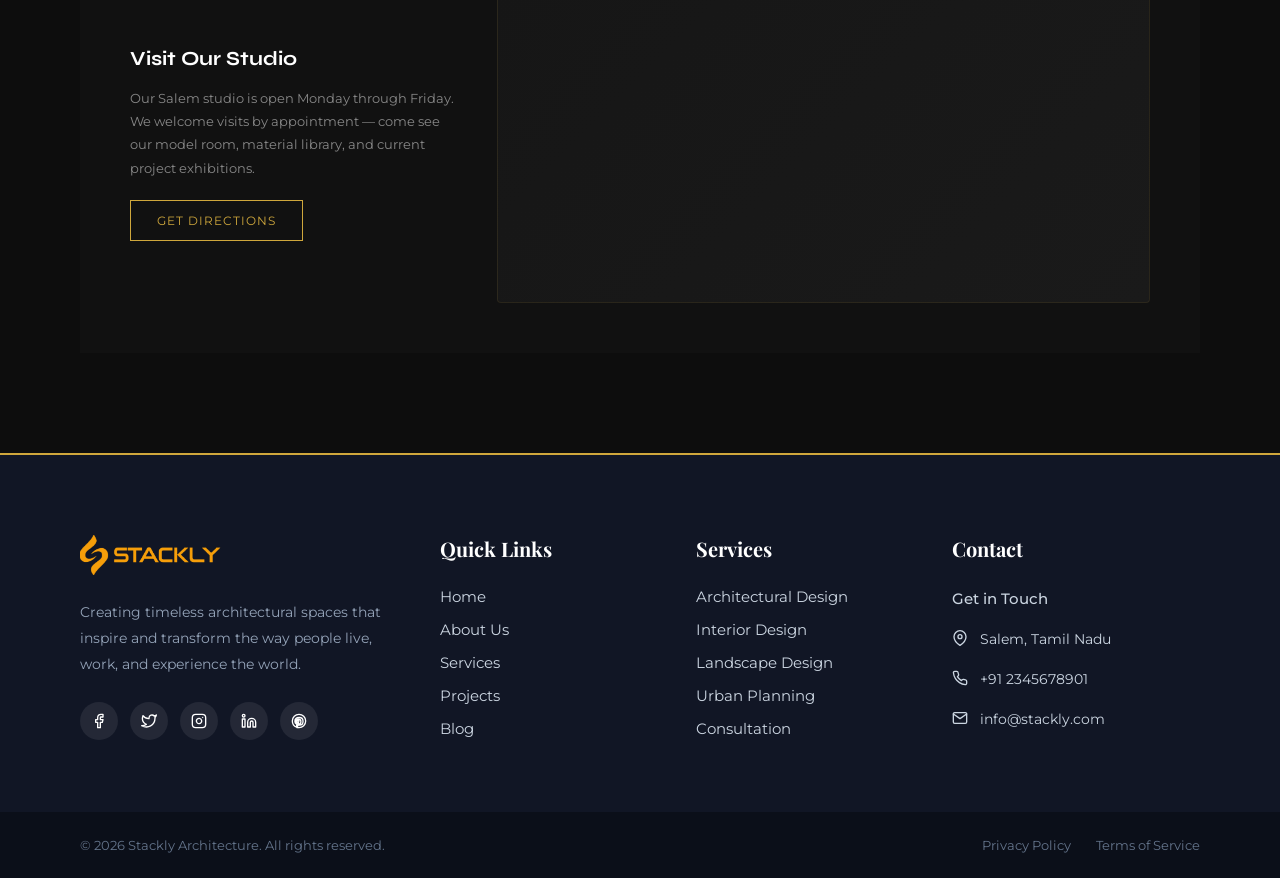
<file: contact.html>
<!DOCTYPE html>
<html lang="en">

<head>
  <meta charset="UTF-8">
  <meta name="viewport" content="width=device-width, initial-scale=1.0">
  <title>Contact | Stackly Architecture</title>
  <link rel="stylesheet" href="navbar.css">
  <link rel="stylesheet" href="footer.css">
  <link rel="stylesheet" href="contact.css">
</head>

<body>
  <div id="navbar-container"></div>

  <!-- HERO -->
  <section class="contact-hero">
    <div class="contact-hero-content">
      <h4>Get in Touch</h4>
      <h1>Let's Build<br>Something<br>Extraordinary</h1>
      <p>Whether you have a detailed brief or just an idea on a napkin — we'd love to hear from you. Every great project
        starts with a conversation.</p>
    </div>
  </section>

  <!-- CONTACT MAIN -->
  <section class="contact-main">
    <!-- LEFT: INFO -->
    <div class="contact-info">
      <h4>Contact Information</h4>
      <h2>We'd Love to Hear From You</h2>
      <p>Reach us via the form, drop by our studio, or send a message on any of our social channels. Our team typically
        responds within one business day.</p>

      <div class="info-items">
        <div class="info-item">
          <div class="info-icon">
            <svg width="20" height="20" viewBox="0 0 24 24" fill="none" stroke="currentColor" stroke-width="2">
              <path d="M21 10c0 7-9 13-9 13s-9-6-9-13a9 9 0 0 1 18 0z"></path>
              <circle cx="12" cy="10" r="3"></circle>
            </svg>
          </div>
          <div>
            <h5>Studio Address</h5>
            <p>Salem<br>Tamil Nadu, India</p>
          </div>
        </div>
        <div class="info-item">
          <div class="info-icon">
            <svg width="20" height="20" viewBox="0 0 24 24" fill="none" stroke="currentColor" stroke-width="2">
              <path
                d="M22 16.92v3a2 2 0 0 1-2.18 2 19.79 19.79 0 0 1-8.63-3.07 19.5 19.5 0 0 1-6-6 19.79 19.79 0 0 1-3.07-8.67A2 2 0 0 1 4.11 2h3a2 2 0 0 1 2 1.72 12.84 12.84 0 0 0 .7 2.81 2 2 0 0 1-.45 2.11L8.09 9.91a16 16 0 0 0 6 6l1.27-1.27a2 2 0 0 1 2.11-.45 12.84 12.84 0 0 0 2.81.7A2 2 0 0 1 22 16.92z">
              </path>
            </svg>
          </div>
          <div>
            <h5>Phone</h5>
            <p>+91 2345678901<br>Mon – Fri, 9am – 6pm EST</p>
          </div>
        </div>
        <div class="info-item">
          <div class="info-icon">
            <svg width="20" height="20" viewBox="0 0 24 24" fill="none" stroke="currentColor" stroke-width="2">
              <path d="M4 4h16c1.1 0 2 .9 2 2v12c0 1.1-.9 2-2 2H4c-1.1 0-2-.9-2-2V6c0-1.1.9-2 2-2z"></path>
              <polyline points="22,6 12,13 2,6"></polyline>
            </svg>
          </div>
          <div>
            <h5>Email</h5>
            <p>info@stackly.com<br>press@stackly.com</p>
          </div>
        </div>
        <div class="info-item">
          <div class="info-icon">
            <svg width="20" height="20" viewBox="0 0 24 24" fill="none" stroke="currentColor" stroke-width="2">
              <circle cx="12" cy="12" r="10" />
              <polyline points="12 6 12 12 16 14" />
            </svg>
          </div>
          <div>
            <h5>Studio Hours</h5>
            <p>Monday – Friday: 9am – 6pm<br>Saturday: By appointment only</p>
          </div>
        </div>
      </div>

      <div class="contact-socials">
        <a href="404.html" class="contact-social" aria-label="Facebook"><svg width="16" height="16" viewBox="0 0 24 24"
            fill="none" stroke="currentColor" stroke-width="2">
            <path d="M18 2h-3a5 5 0 0 0-5 5v3H7v4h3v8h4v-8h3l1-4h-4V7a1 1 0 0 1 1-1h3z"></path>
          </svg></a>
        <a href="404.html" class="contact-social" aria-label="Twitter"><svg width="16" height="16" viewBox="0 0 24 24"
            fill="none" stroke="currentColor" stroke-width="2">
            <path
              d="M23 3a10.9 10.9 0 0 1-3.14 1.53 4.48 4.48 0 0 0-7.86 3v1A10.66 10.66 0 0 1 3 4s-4 9 5 13a11.64 11.64 0 0 1-7 2c9 5 20 0 20-11.5a4.5 4.5 0 0 0-.08-.83A7.72 7.72 0 0 0 23 3z">
            </path>
          </svg></a>
        <a href="404.html" class="contact-social" aria-label="Instagram"><svg width="16" height="16" viewBox="0 0 24 24"
            fill="none" stroke="currentColor" stroke-width="2">
            <rect x="2" y="2" width="20" height="20" rx="5" ry="5"></rect>
            <path d="M16 11.37A4 4 0 1 1 12.63 8 4 4 0 0 1 16 11.37z"></path>
            <line x1="17.5" y1="6.5" x2="17.51" y2="6.5"></line>
          </svg></a>
        <a href="404.html" class="contact-social" aria-label="LinkedIn"><svg width="16" height="16" viewBox="0 0 24 24"
            fill="none" stroke="currentColor" stroke-width="2">
            <path d="M16 8a6 6 0 0 1 6 6v7h-4v-7a2 2 0 0 0-2-2 2 2 0 0 0-2 2v7h-4v-7a6 6 0 0 1 6-6z"></path>
            <rect x="2" y="9" width="4" height="12"></rect>
            <circle cx="4" cy="4" r="2"></circle>
          </svg></a>
      </div>
    </div>

    <!-- RIGHT: FORM -->
    <div class="contact-form-wrap">
      <h3>Send Us a Message</h3>
      <p>Tell us about your project and we'll get back to you within 24 hours.</p>
      <form action="404.html">
        <div class="form-row">
          <div class="form-group"><label>First Name</label><input type="text" placeholder="Marcus" required></div>
          <div class="form-group"><label>Last Name</label><input type="text" placeholder="Hale" required></div>
        </div>
        <div class="form-row">
          <div class="form-group"><label>Email</label><input type="email" placeholder="you@email.com" required></div>
          <div class="form-group"><label>Phone</label><input type="tel" placeholder="+91 0000000000" pattern="\+91[0-9]{10}" maxlength="13" title="Must start with +91 followed by 10 digits" required></div>
        </div>
        <div class="form-group">
          <label>Project Type</label>
          <select required>
            <option value="" disabled selected>Select a service</option>
            <option>Architectural Design</option>
            <option>Interior Design</option>
            <option>Landscape Design</option>
            <option>Urban Planning</option>
            <option>Design Consultation</option>
            <option>Other</option>
          </select>
        </div>
        <div class="form-group">
          <label>Budget Range</label>
          <select required>
            <option value="" disabled selected>Select budget range</option>
            <option>Under $100K</option>
            <option>$100K – $500K</option>
            <option>$500K – $1M</option>
            <option>$1M – $5M</option>
            <option>$5M+</option>
          </select>
        </div>
        <div class="form-group">
          <label>Your Message</label>
          <textarea required
            placeholder="Tell us about your project, location, timeline, and any specific requirements..."></textarea>
        </div>
        <button type="submit" class="submit-btn">Send Message</button>
      </form>
    </div>
  </section>

  <!-- MAP / LOCATION SECTION -->
  <section class="map-section">
    <div class="map-wrap">
      <div class="map-info">
        <h3>Visit Our Studio</h3>
        <p>Our Salem studio is open Monday through Friday. We welcome visits by appointment — come see our model room,
          material library, and current project exhibitions.</p>
        <a href="404.html" class="directions-btn">Get Directions</a>
      </div>
      <div class="map-placeholder" style="padding: 0; overflow: hidden; border-radius: 4px;">
        <iframe src="https://maps.google.com/maps?q=Salem,%20Tamil%20Nadu&t=&z=13&ie=UTF8&iwloc=&output=embed"
          width="100%" height="100%" style="border:0;" allowfullscreen="" loading="lazy"></iframe>
      </div>
    </div>
  </section>

  <!-- FOOTER -->
  <footer class="site-footer">
    <div class="footer-grid">
      <div class="footer-col brand-col">
        <div class="footer-logo" onclick="window.location.href='index.html'"><img src="assets/logo.webp"
            alt="Stackly Logo"></div>
        <p class="brand-desc">Creating timeless architectural spaces that inspire and transform the way people live,
          work, and experience the world.</p>
        <div class="social-links"><a href="404.html" class="social-icon" aria-label="Facebook"><svg
              xmlns="http://www.w3.org/2000/svg" width="20" height="20" viewBox="0 0 24 24" fill="none"
              stroke="currentColor" stroke-width="2" stroke-linecap="round" stroke-linejoin="round">
              <path d="M18 2h-3a5 5 0 0 0-5 5v3H7v4h3v8h4v-8h3l1-4h-4V7a1 1 0 0 1 1-1h3z"></path>
            </svg></a><a href="404.html" class="social-icon" aria-label="Twitter"><svg
              xmlns="http://www.w3.org/2000/svg" width="20" height="20" viewBox="0 0 24 24" fill="none"
              stroke="currentColor" stroke-width="2" stroke-linecap="round" stroke-linejoin="round">
              <path
                d="M23 3a10.9 10.9 0 0 1-3.14 1.53 4.48 4.48 0 0 0-7.86 3v1A10.66 10.66 0 0 1 3 4s-4 9 5 13a11.64 11.64 0 0 1-7 2c9 5 20 0 20-11.5a4.5 4.5 0 0 0-.08-.83A7.72 7.72 0 0 0 23 3z">
              </path>
            </svg></a><a href="404.html" class="social-icon" aria-label="Instagram"><svg
              xmlns="http://www.w3.org/2000/svg" width="20" height="20" viewBox="0 0 24 24" fill="none"
              stroke="currentColor" stroke-width="2" stroke-linecap="round" stroke-linejoin="round">
              <rect x="2" y="2" width="20" height="20" rx="5" ry="5"></rect>
              <path d="M16 11.37A4 4 0 1 1 12.63 8 4 4 0 0 1 16 11.37z"></path>
              <line x1="17.5" y1="6.5" x2="17.51" y2="6.5"></line>
            </svg></a><a href="404.html" class="social-icon" aria-label="LinkedIn"><svg
              xmlns="http://www.w3.org/2000/svg" width="20" height="20" viewBox="0 0 24 24" fill="none"
              stroke="currentColor" stroke-width="2" stroke-linecap="round" stroke-linejoin="round">
              <path d="M16 8a6 6 0 0 1 6 6v7h-4v-7a2 2 0 0 0-2-2 2 2 0 0 0-2 2v7h-4v-7a6 6 0 0 1 6-6z"></path>
              <rect x="2" y="9" width="4" height="12"></rect>
              <circle cx="4" cy="4" r="2"></circle>
            </svg></a><a href="404.html" class="social-icon" aria-label="Pinterest"><svg
              xmlns="http://www.w3.org/2000/svg" width="20" height="20" viewBox="0 0 24 24" fill="none"
              stroke="currentColor" stroke-width="2" stroke-linecap="round" stroke-linejoin="round">
              <path
                d="M12 2C6.48 2 2 6.48 2 12c0 4.27 2.68 7.9 6.47 9.35-.08-.8-.15-2.02.03-2.9.16-.69.96-4.08.96-4.08s-.25-.49-.25-1.22c0-1.15.66-2.01 1.49-2.01.7 0 1.04.53 1.04 1.16 0 .7-.45 1.76-.69 2.74-.19.82.41 1.48 1.22 1.48 1.47 0 2.6-1.55 2.6-3.79 0-1.98-1.42-3.37-3.46-3.37-2.36 0-3.74 1.77-3.74 3.59 0 .71.27 1.48.62 1.9.07.08.08.15.06.23-.06.27-.21.87-.24.99-.04.16-.14.2-.32.12-1.19-.55-1.93-2.29-1.93-3.69 0-3.01 2.18-5.77 6.3-5.77 3.31 0 5.88 2.36 5.88 5.5 0 3.29-2.07 5.94-4.95 5.94-1 0-1.93-.52-2.25-1.12l-.61 2.33c-.22.85-.82 1.92-1.22 2.57C10.07 21.87 11.02 22 12 22c5.52 0 10-4.48 10-10S17.52 2 12 2z">
              </path>
            </svg></a></div>
      </div>
      <div class="footer-col">
        <h3>Quick Links</h3>
        <ul>
          <li><a href="index.html">Home</a></li>
          <li><a href="about.html">About Us</a></li>
          <li><a href="services.html">Services</a></li>
          <li><a href="project.html">Projects</a></li>
          <li><a href="blog.html">Blog</a></li>
          <li><a href="contact.html">Contact</a></li>
        </ul>
      </div>
      <div class="footer-col">
        <h3>Services</h3>
        <ul>
          <li><a href="services.html">Architectural Design</a></li>
          <li><a href="services.html">Interior Design</a></li>
          <li><a href="services.html">Landscape Design</a></li>
          <li><a href="services.html">Urban Planning</a></li>
          <li><a href="services.html">Consultation</a></li>
        </ul>
      </div>
      <div class="footer-col contact-col">
        <h3>Contact</h3>
        <ul class="contact-list">
          <li class="get-in-touch-label">Get in Touch</li>
          <li><svg xmlns="http://www.w3.org/2000/svg" width="18" height="18" viewBox="0 0 24 24" fill="none"
              stroke="currentColor" stroke-width="2" stroke-linecap="round" stroke-linejoin="round">
              <path d="M21 10c0 7-9 13-9 13s-9-6-9-13a9 9 0 0 1 18 0z"></path>
              <circle cx="12" cy="10" r="3"></circle>
            </svg><span>Salem, Tamil Nadu</span></li>
          <li><svg xmlns="http://www.w3.org/2000/svg" width="18" height="18" viewBox="0 0 24 24" fill="none"
              stroke="currentColor" stroke-width="2" stroke-linecap="round" stroke-linejoin="round">
              <path
                d="M22 16.92v3a2 2 0 0 1-2.18 2 19.79 19.79 0 0 1-8.63-3.07 19.5 19.5 0 0 1-6-6 19.79 19.79 0 0 1-3.07-8.67A2 2 0 0 1 4.11 2h3a2 2 0 0 1 2 1.72 12.84 12.84 0 0 0 .7 2.81 2 2 0 0 1-.45 2.11L8.09 9.91a16 16 0 0 0 6 6l1.27-1.27a2 2 0 0 1 2.11-.45 12.84 12.84 0 0 0 2.81.7A2 2 0 0 1 22 16.92z">
              </path>
            </svg><span>+91 2345678901</span></li>
          <li><svg xmlns="http://www.w3.org/2000/svg" width="18" height="18" viewBox="0 0 24 24" fill="none"
              stroke="currentColor" stroke-width="2" stroke-linecap="round" stroke-linejoin="round">
              <path d="M4 4h16c1.1 0 2 .9 2 2v12c0 1.1-.9 2-2 2H4c-1.1 0-2-.9-2-2V6c0-1.1.9-2 2-2z"></path>
              <polyline points="22,6 12,13 2,6"></polyline>
            </svg><span>info@stackly.com</span></li>
        </ul>
      </div>
    </div>
    <div class="footer-bottom">
      <p>&copy; 2026 Stackly Architecture. All rights reserved.</p>
      <div class="footer-bottom-links"><a href="404.html">Privacy Policy</a><a href="404.html">Terms of Service</a></div>
    </div>
  </footer>

  <script>
    fetch('navbar.html').then(r => r.text()).then(d => { document.getElementById('navbar-container').innerHTML = d; });
  </script>
  <script src="script.js"></script>
</body>

</html>
</file>
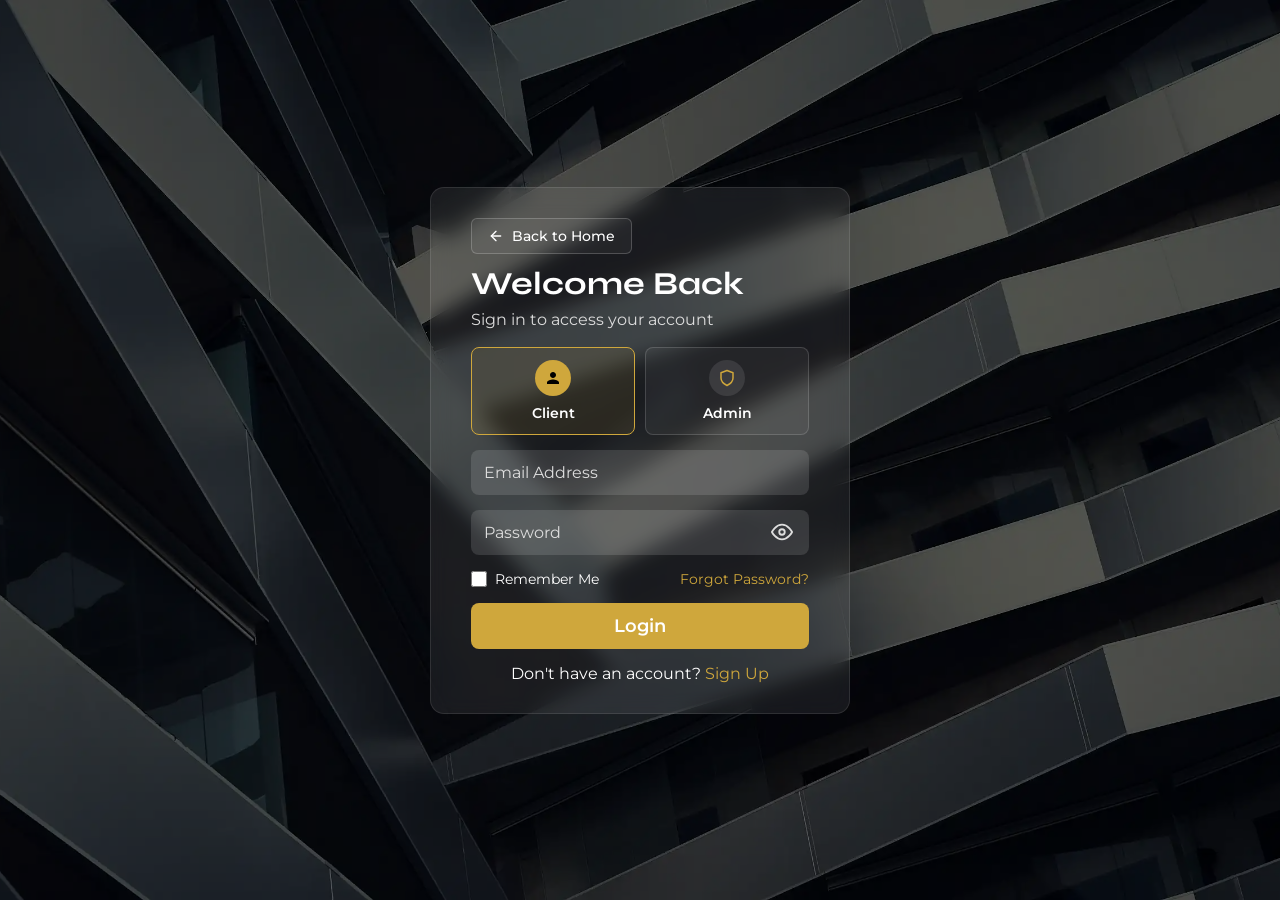
<file: login.html>
<!DOCTYPE html>
<html lang="en">

<head>
  <meta charset="UTF-8" />
  <meta name="viewport" content="width=device-width, initial-scale=1.0" />
  <title>Stackly Login</title>
  <link rel="stylesheet" href="login.css" />
</head>

<body>

  <section class="login-container">

    <div class="overlay"></div>

    <form class="login-box" novalidate>

      <div class="login-header-top">
        <a href="index.html" class="back-to-home">
          <svg xmlns="http://www.w3.org/2000/svg" width="16" height="16" viewBox="0 0 24 24" fill="none" stroke="currentColor" stroke-width="2" stroke-linecap="round" stroke-linejoin="round"><line x1="19" y1="12" x2="5" y2="12"></line><polyline points="12 19 5 12 12 5"></polyline></svg>
          Back to Home
        </a>
      </div>

      <h1>Welcome Back</h1>
      <p>Sign in to access your account</p>

      <div class="role-selection">
        <label class="role-card active" onclick="selectRole(this)">
          <input type="radio" name="role" value="client" checked style="display:none;">
          <div class="icon-circle">
            <svg xmlns="http://www.w3.org/2000/svg" width="18" height="18" viewBox="0 0 24 24" fill="currentColor"><path d="M12 12c2.21 0 4-1.79 4-4s-1.79-4-4-4-4 1.79-4 4 1.79 4 4 4zm0 2c-2.67 0-8 1.34-8 4v2h16v-2c0-2.66-5.33-4-8-4z"/></svg>
          </div>
          <span>Client</span>
        </label>
        
        <label class="role-card" onclick="selectRole(this)">
          <input type="radio" name="role" value="admin" style="display:none;">
          <div class="icon-circle">
            <svg xmlns="http://www.w3.org/2000/svg" width="18" height="18" viewBox="0 0 24 24" fill="none" stroke="currentColor" stroke-width="2" stroke-linecap="round" stroke-linejoin="round"><path d="M12 22s8-4 8-10V5l-8-3-8 3v7c0 6 8 10 8 10z"></path></svg>
          </div>
          <span>Admin</span>
        </label>
      </div>

      <input type="email" id="email" placeholder="Email Address" required>
      <div class="error-text" id="email-error"></div>

      <div class="password-wrapper">
        <input type="password" id="password" placeholder="Password" required>
        <button type="button" class="toggle-password" aria-label="Toggle Password Visibility">
          <!-- Eye Open Icon -->
          <svg class="eye-icon eye-open" xmlns="http://www.w3.org/2000/svg" viewBox="0 0 24 24" fill="none"
            stroke="currentColor" stroke-width="2" stroke-linecap="round" stroke-linejoin="round">
            <path d="M1 12s4-8 11-8 11 8 11 8-4 8-11 8-11-8-11-8z"></path>
            <circle cx="12" cy="12" r="3"></circle>
          </svg>
          <!-- Eye Closed Icon (Hidden by Default) -->
          <svg class="eye-icon eye-closed" xmlns="http://www.w3.org/2000/svg" viewBox="0 0 24 24" fill="none"
            stroke="currentColor" stroke-width="2" stroke-linecap="round" stroke-linejoin="round"
            style="display: none;">
            <path
              d="M17.94 17.94A10.07 10.07 0 0 1 12 20c-7 0-11-8-11-8a18.45 18.45 0 0 1 5.06-5.94M9.9 4.24A9.12 9.12 0 0 1 12 4c7 0 11 8 11 8a18.5 18.5 0 0 1-2.16 3.19m-6.72-1.07a3 3 0 1 1-4.24-4.24">
            </path>
            <line x1="1" y1="1" x2="23" y2="23"></line>
          </svg>
        </button>
      </div>
      <div class="error-text" id="password-error"></div>

      <div class="remember">
        <label>
          <input type="checkbox">
          Remember Me
        </label>

        <a href="#">Forgot Password?</a>
      </div>

      <button type="submit" class="submit-btn">Login</button>

      <div class="bottom-text">
        Don't have an account?
        <a href="register.html">Sign Up</a>
      </div>

    </form>

  </section>

  <script>
    const loginForm = document.querySelector('.login-box');
    const emailInput = document.getElementById('email');
    const passwordInput = document.getElementById('password');
    const emailError = document.getElementById('email-error');
    const passwordError = document.getElementById('password-error');
    const togglePasswordBtn = document.querySelector('.toggle-password');

    // Toggle Password Visibility Logic
    togglePasswordBtn.addEventListener('click', function () {
      const eyeOpen = this.querySelector('.eye-open');
      const eyeClosed = this.querySelector('.eye-closed');

      if (passwordInput.type === 'password') {
        passwordInput.type = 'text';
        eyeOpen.style.display = 'none';
        eyeClosed.style.display = 'block';
      } else {
        passwordInput.type = 'password';
        eyeOpen.style.display = 'block';
        eyeClosed.style.display = 'none';
      }
    });

    // Custom Validation Logic
    loginForm.addEventListener('submit', function (e) {
      let isValid = true;

      // Validate Email
      const emailValue = emailInput.value.trim();
      const emailRegex = /^[^\s@]+@[^\s@]+\.[^\s@]+$/;
      if (!emailValue) {
        emailError.textContent = '(required field fill)';
        emailError.style.display = 'block';
        emailInput.classList.add('input-error');
        isValid = false;
      } else if (!emailRegex.test(emailValue)) {
        emailError.textContent = 'Please enter a valid email address';
        emailError.style.display = 'block';
        emailInput.classList.add('input-error');
        isValid = false;
      } else {
        emailError.style.display = 'none';
        emailInput.classList.remove('input-error');
      }

      // Validate Password
      const passwordValue = passwordInput.value.trim();
      if (!passwordValue) {
        passwordError.textContent = '(required field fill)';
        passwordError.style.display = 'block';
        passwordInput.classList.add('input-error');
        isValid = false;
      } else if (passwordValue.length < 6) {
        passwordError.textContent = 'Password must be at least 6 characters';
        passwordError.style.display = 'block';
        passwordInput.classList.add('input-error');
        isValid = false;
      } else {
        passwordError.style.display = 'none';
        passwordInput.classList.remove('input-error');
      }

      e.preventDefault(); // Stop default form submission

      if (isValid) {
        localStorage.setItem('userEmail', emailInput.value.trim());
        const selectedRole = document.querySelector('input[name="role"]:checked').value;
        if (selectedRole === 'admin') {
          window.location.href = 'admindashboard.html';
        } else {
          window.location.href = 'userdashboard.html';
        }
      }
    });

    // Clear Validation Errors on Input
    emailInput.addEventListener('input', function () {
      if (emailInput.value.trim()) {
        emailError.style.display = 'none';
        emailInput.classList.remove('input-error');
      }
    });

    passwordInput.addEventListener('input', function () {
      if (passwordInput.value.trim()) {
        passwordError.style.display = 'none';
        passwordInput.classList.remove('input-error');
      }
    });

    // Role Selection Logic
    function selectRole(element) {
      document.querySelectorAll('.role-card').forEach(card => card.classList.remove('active'));
      element.classList.add('active');
      element.querySelector('input[type="radio"]').checked = true;
    }
  </script>

</body>

</html>
</file>
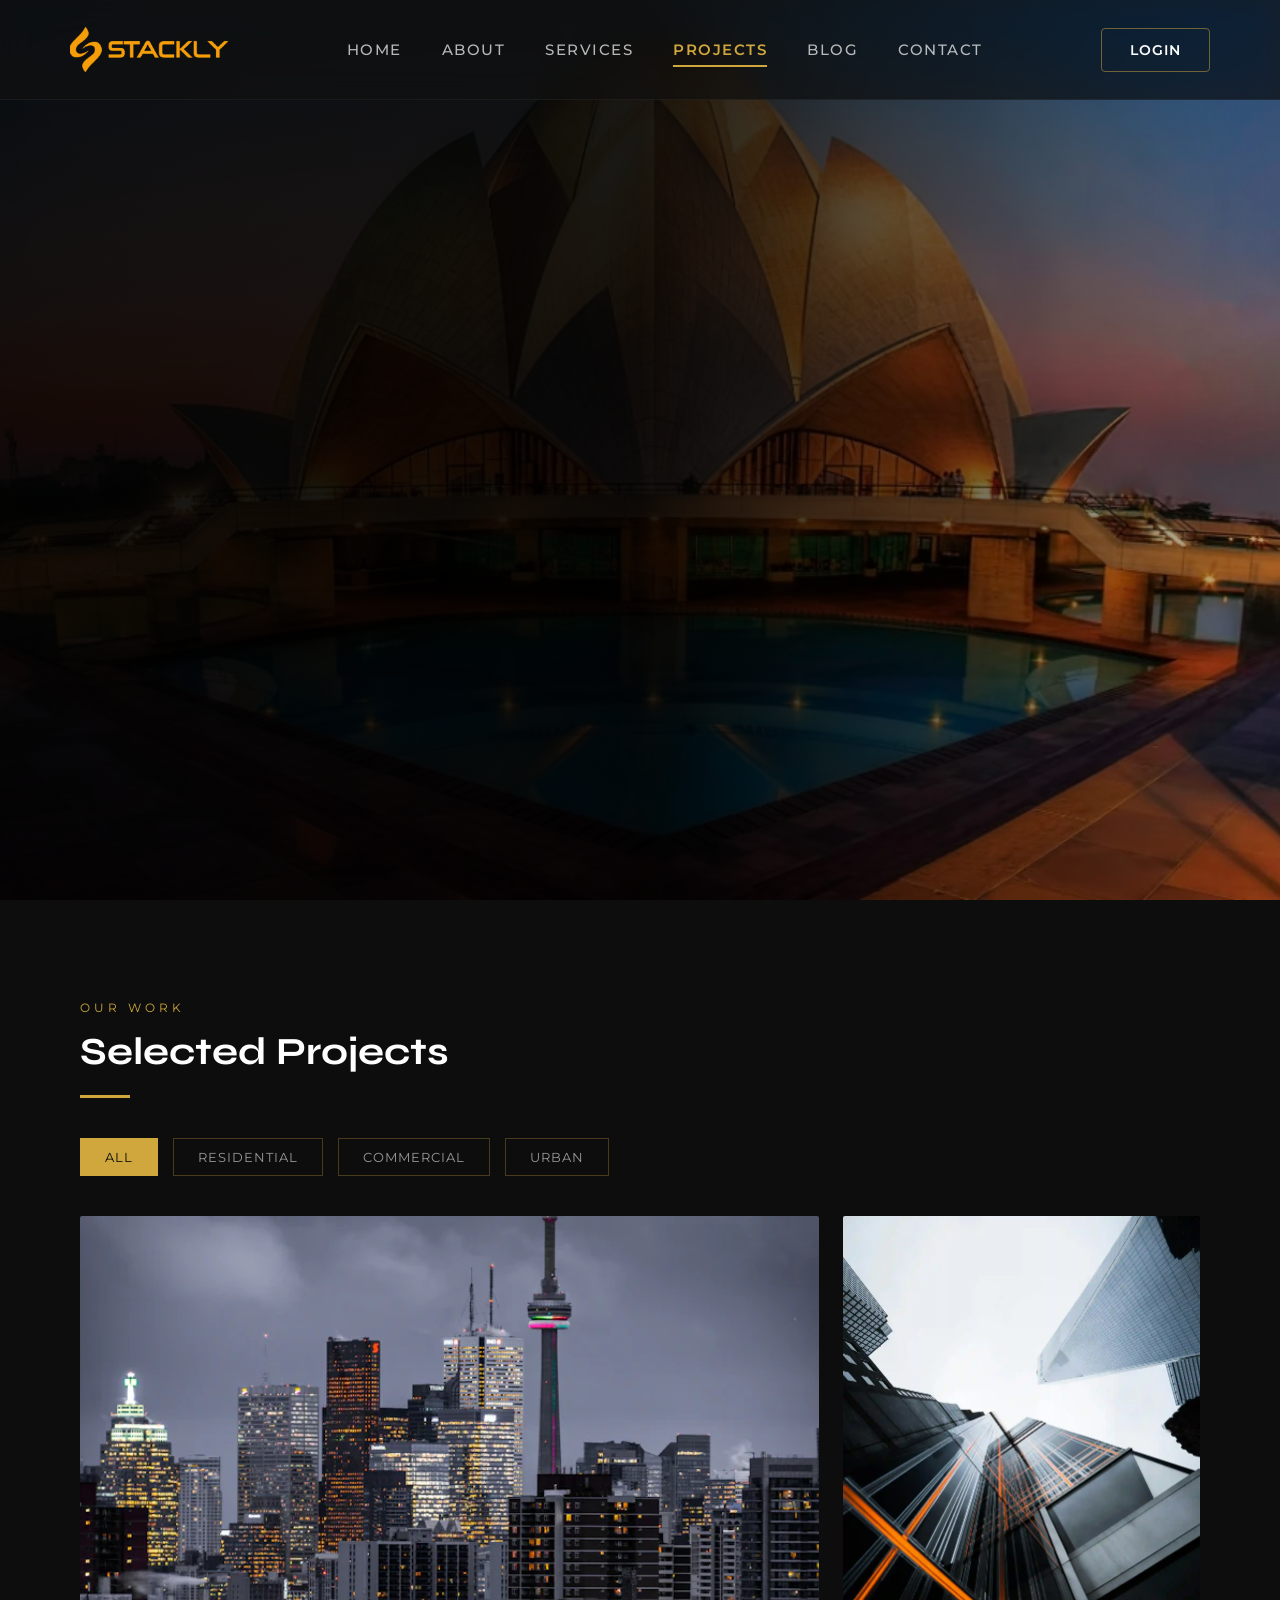
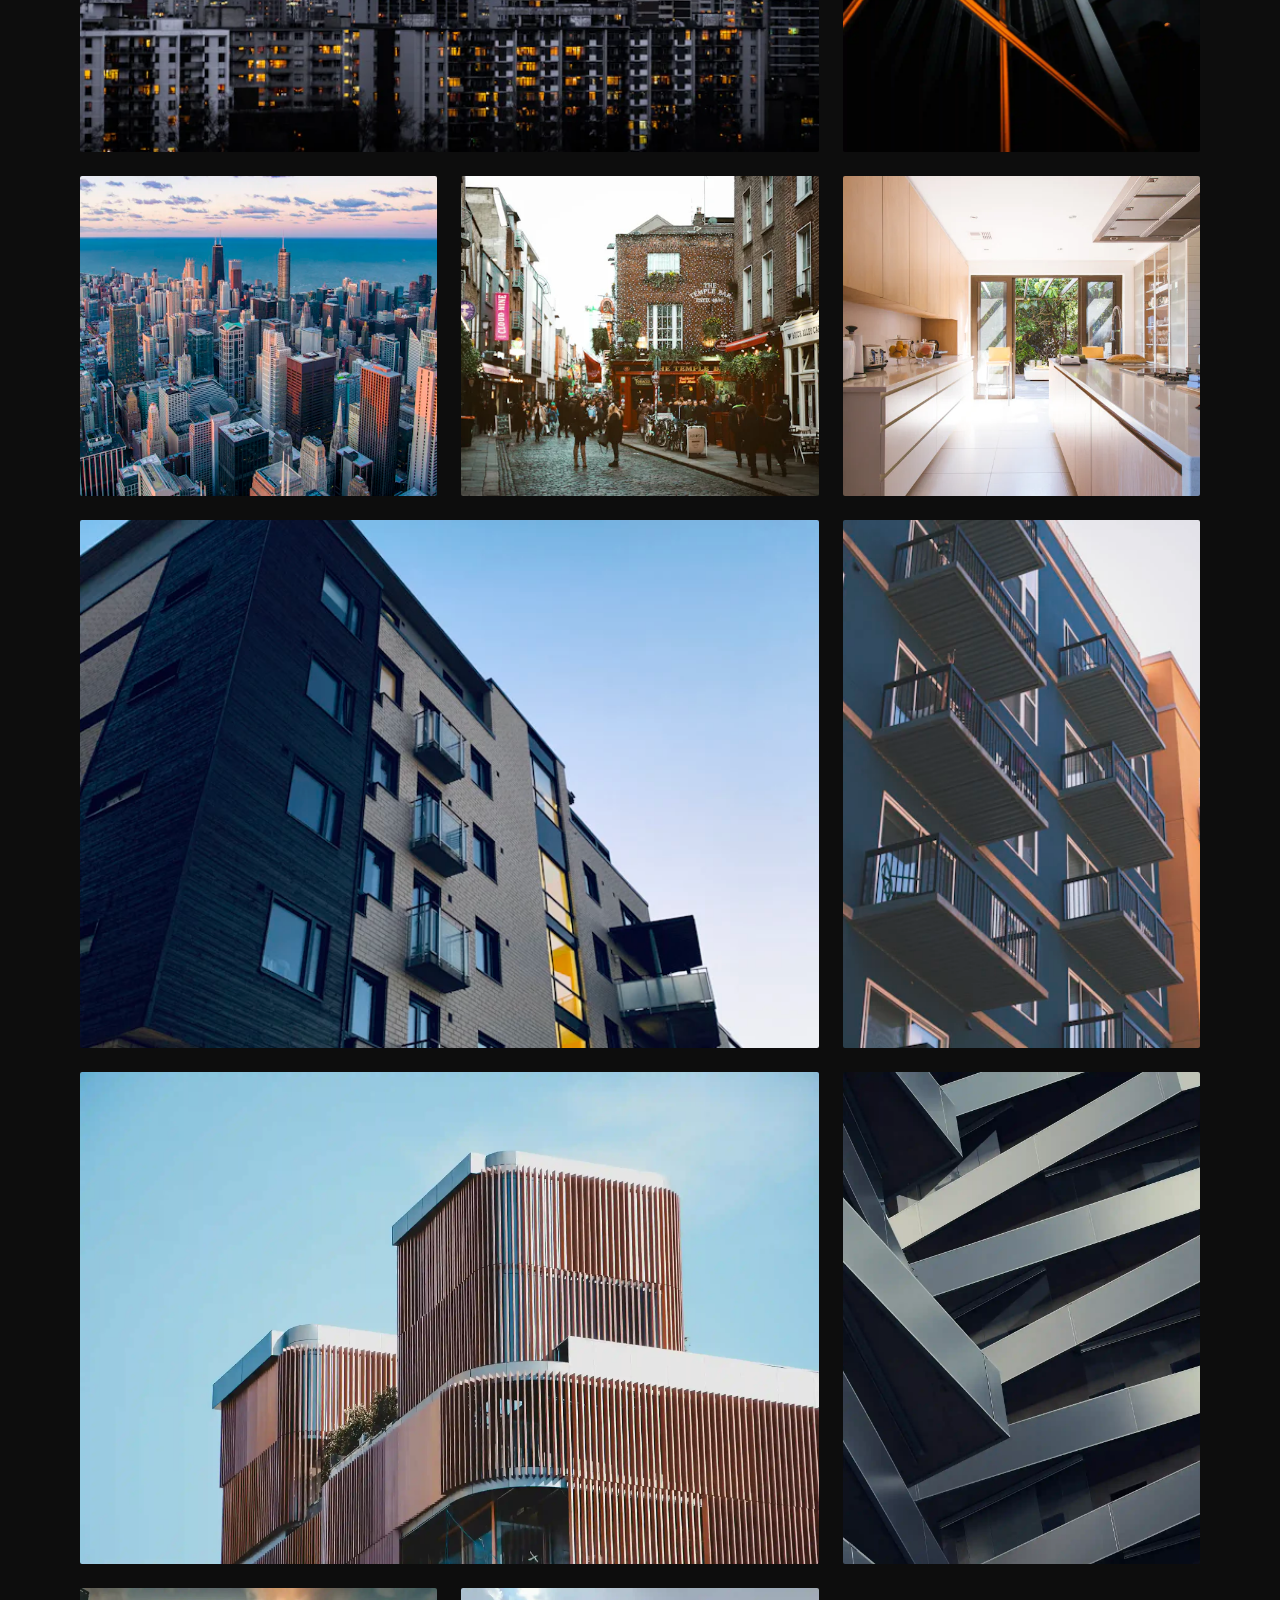
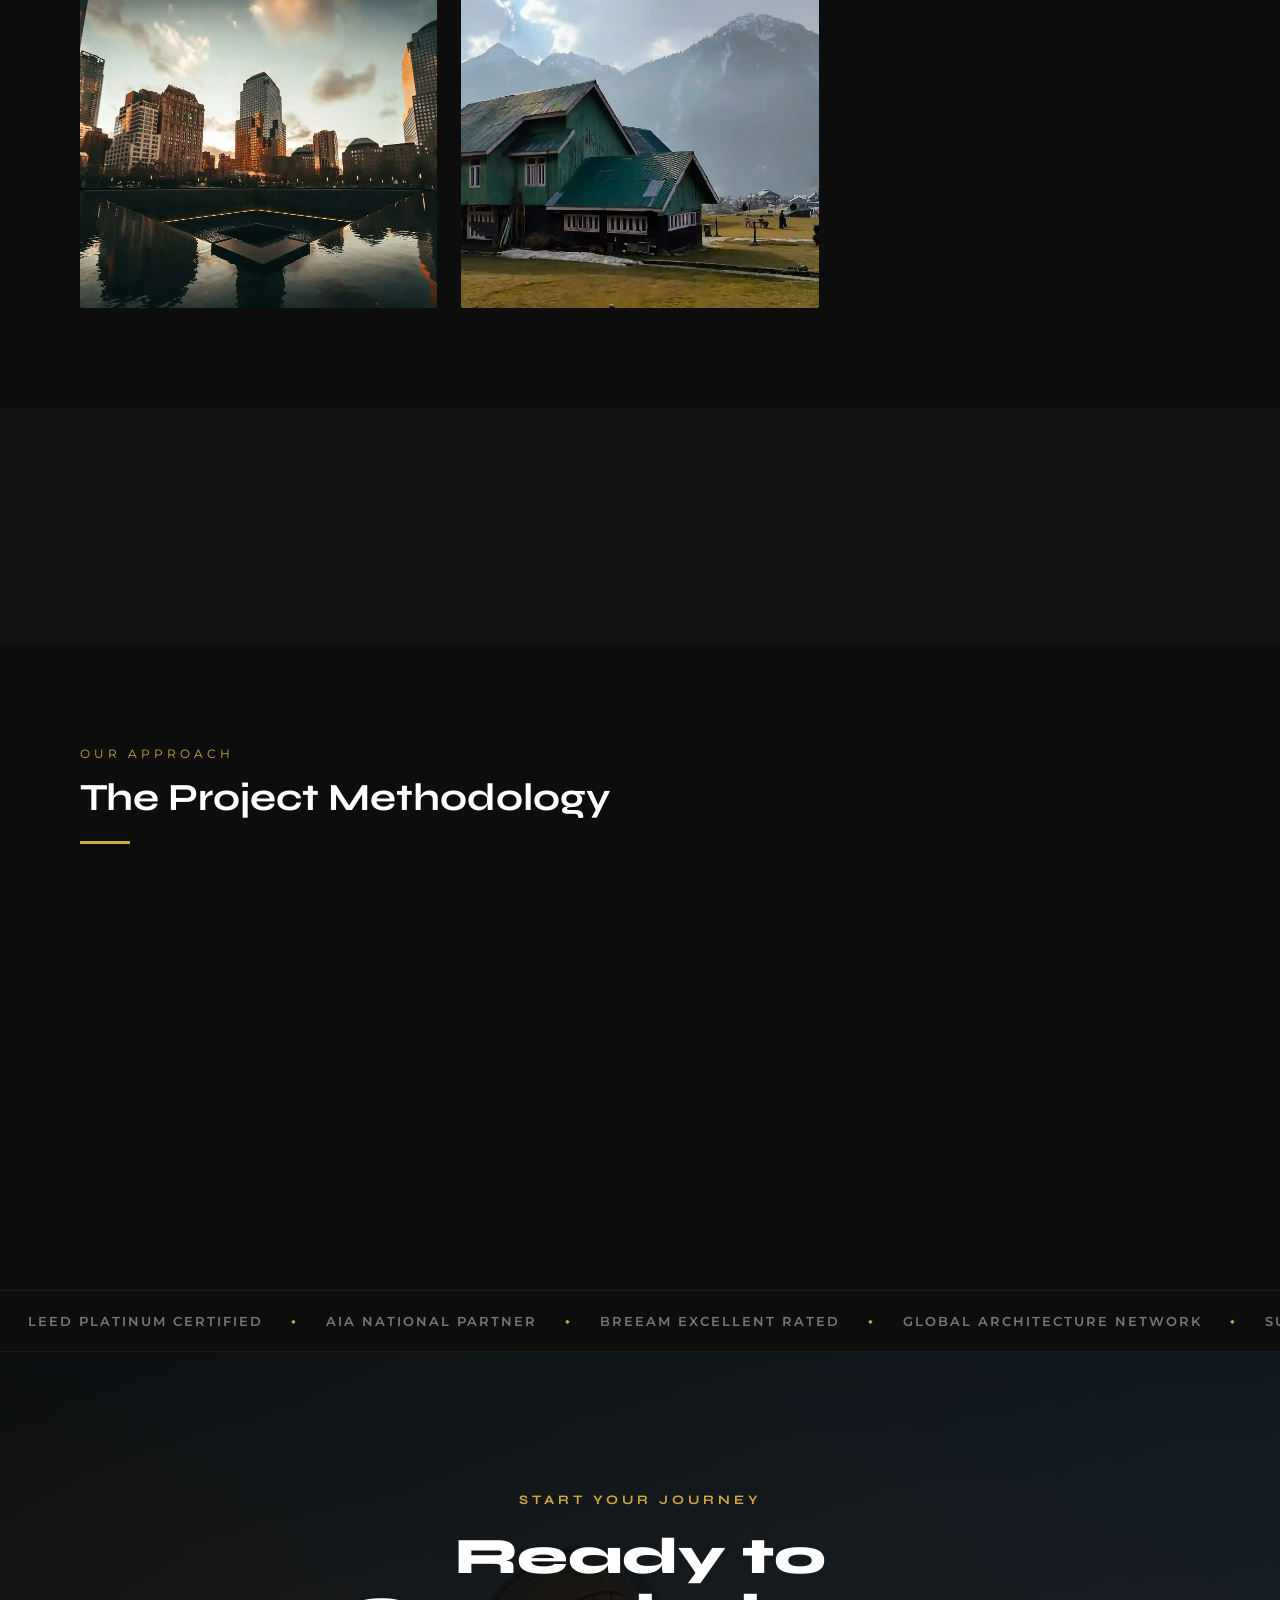
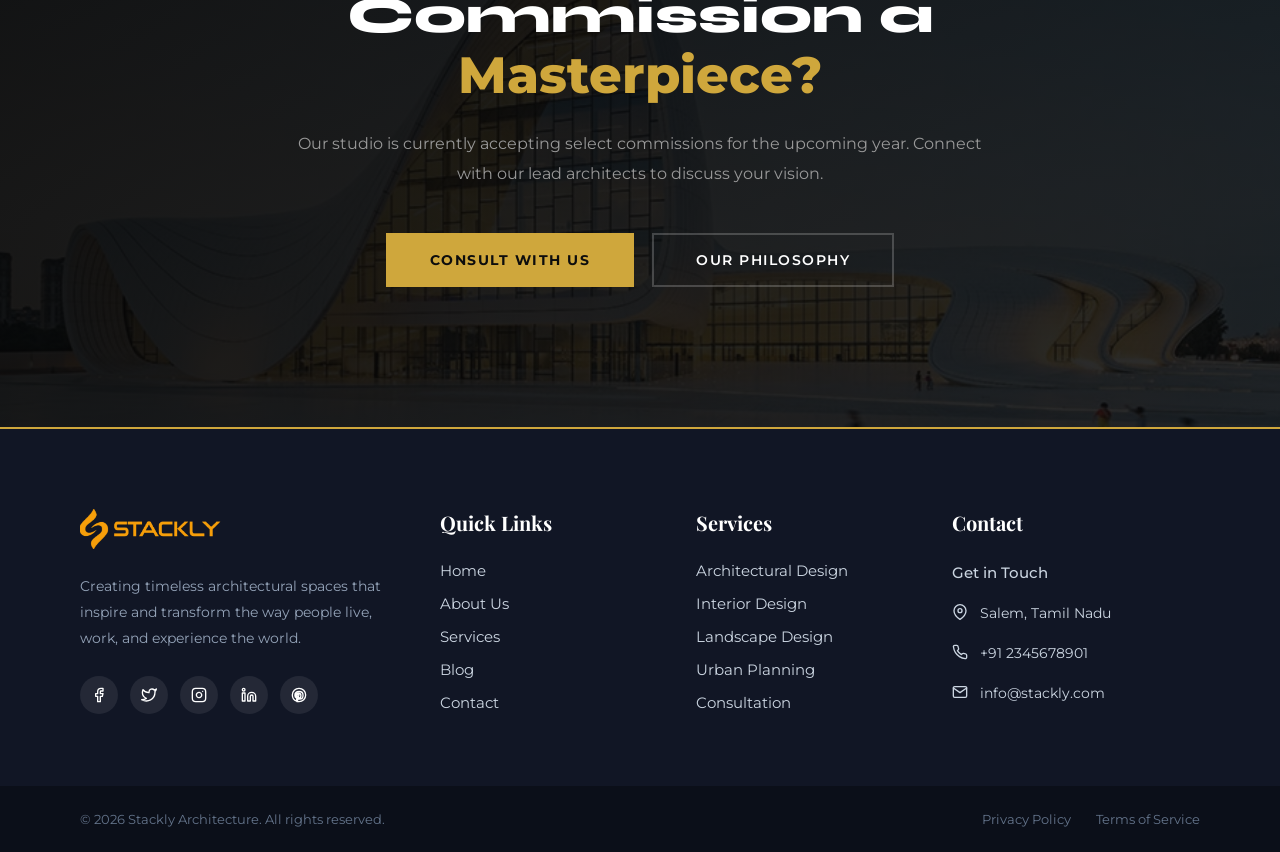
<file: project.html>
<!DOCTYPE html>
<html lang="en">
<head>
  <meta charset="UTF-8">
  <meta name="viewport" content="width=device-width, initial-scale=1.0">
  <title>Projects | Stackly Architecture</title>
  <link rel="stylesheet" href="navbar.css">
  <link rel="stylesheet" href="footer.css">
  <link rel="stylesheet" href="project.css">
</head>
<body>
<div id="navbar-container"></div>

<!-- HERO -->
<section class="projects-hero">
  <div class="projects-hero-content">
    <h4>Our Archive</h4>
    <h1>Spaces That<br><span>Define Eras</span></h1>
    <p>A curated selection of our most significant commissions across residential, commercial, and civic typologies. Explore how we turn constraints into iconic architectural expressions.</p>
  </div>
</section>

<!-- PROJECTS SECTION -->
<section class="projects-section">
  <div class="section-label">Our Work</div>
  <h2 class="section-title">Selected Projects</h2>
  <div class="gold-line"></div>

  <div class="filter-bar">
    <button class="filter-btn active">All</button>
    <button class="filter-btn">Residential</button>
    <button class="filter-btn">Commercial</button>
    <button class="filter-btn">Urban</button>
  </div>

  <div class="projects-masonry">
    <!-- Large card -->
    <div class="proj-card large" data-category="residential">
      <img src="assets/a16.webp" alt="The Obsidian Villa">
      <div class="proj-overlay">
        <span>Residential</span>
        <h3>The Obsidian Villa</h3>
        <p>A harmonious blend of dark concrete, raw timber, and expansive glass panels set overlooking sun-drenched hills.</p>
        <a href="404.html" class="proj-link">View Case Study</a>
      </div>
    </div>

    <div class="proj-card" data-category="commercial">
      <img src="assets/a39.webp" alt="Lumina Tower">
      <div class="proj-overlay">
        <span>Commercial</span>
        <h3>Lumina Corporate Tower</h3>
        <p>A towering statement of light-refractive glass and dynamic structural form in the heart of the financial district.</p>
        <a href="404.html" class="proj-link">View Case Study</a>
      </div>
    </div>

    <div class="proj-card" data-category="urban">
      <img src="assets/a18.webp" alt="The Oasis Pavilion">
      <div class="proj-overlay">
        <span>Urban</span>
        <h3>The Oasis Pavilion</h3>
        <p>A sculptural community dome using natural curved panels and integrated biophilic gardens for civic gathering.</p>
        <a href="404.html" class="proj-link">View Case Study</a>
      </div>
    </div>

    <div class="proj-card" data-category="residential">
      <img src="assets/a19.webp" alt="Meridian Residence">
      <div class="proj-overlay">
        <span>Residential</span>
        <h3>The Meridian Residence</h3>
        <p>Alpine modernism meets Swiss precision — a lakeside home of soaring cedar ceilings and panoramic framed views.</p>
        <a href="404.html" class="proj-link">View Case Study</a>
      </div>
    </div>

    <!-- Large card -->
    <div class="proj-card large" data-category="urban">
      <img src="assets/a20.webp" alt="Nova Mixed Use">
      <div class="proj-overlay">
        <span>Urban</span>
        <h3>Nova Mixed-Use Precinct</h3>
        <p>A 14-block transit-oriented masterplan featuring 1,200 residences, retail plazas, parks, and cultural anchor buildings.</p>
        <a href="404.html" class="proj-link">View Case Study</a>
      </div>
    </div>

    <div class="proj-card" data-category="urban">
      <img src="assets/a21.webp" alt="Heritage Museum">
      <div class="proj-overlay">
        <span>Urban</span>
        <h3>Heritage Museum Wing</h3>
        <p>A sensitively crafted new wing that extends a 19th century museum without interrupting its historic character.</p>
        <a href="404.html" class="proj-link">View Case Study</a>
      </div>
    </div>

    <div class="proj-card" data-category="residential">
      <img src="assets/a22.webp" alt="Skyline Residences">
      <div class="proj-overlay">
        <span>Residential</span>
        <h3>Skyline Residences</h3>
        <p>A vertical community of 80 curated apartments designed around shared sky gardens and light-filled communal spaces.</p>
        <a href="404.html" class="proj-link">View Case Study</a>
      </div>
    </div>

    <!-- Added Building Photos -->
    <div class="proj-card large" data-category="commercial">
      <img src="assets/a1.webp" alt="Metropolis Center">
      <div class="proj-overlay">
        <span>Commercial</span>
        <h3>Metropolis Center</h3>
        <p>A sprawling commercial hub redefining the city skyline with sustainable materials.</p>
        <a href="404.html" class="proj-link">View Case Study</a>
      </div>
    </div>

    <div class="proj-card" data-category="urban">
      <img src="assets/a2.webp" alt="Civic Square">
      <div class="proj-overlay">
        <span>Urban</span>
        <h3>Civic Square</h3>
        <p>A modern civic center designed for public engagement and cultural events.</p>
        <a href="404.html" class="proj-link">View Case Study</a>
      </div>
    </div>

    <div class="proj-card" data-category="residential">
      <img src="assets/a3.webp" alt="Green Valley Home">
      <div class="proj-overlay">
        <span>Residential</span>
        <h3>Green Valley Home</h3>
        <p>Sustainable living integrated with nature, featuring green roofs and open spaces.</p>
        <a href="404.html" class="proj-link">View Case Study</a>
      </div>
    </div>

    <div class="proj-card" data-category="commercial">
      <img src="assets/a4.webp" alt="Tech Hub HQ">
      <div class="proj-overlay">
        <span>Commercial</span>
        <h3>Tech Hub HQ</h3>
        <p>State-of-the-art office spaces designed for the next generation of tech innovators.</p>
        <a href="404.html" class="proj-link">View Case Study</a>
      </div>
    </div>
  </div>
</section>

<!-- IMPACT METRICS -->
<div class="awards-strip">
  <div class="award-item"><div class="award-num">10M+</div><div class="award-label">Sq Ft Designed</div></div>
  <div class="award-item"><div class="award-num">15</div><div class="award-label">LEED Platinum Buildings</div></div>
  <div class="award-item"><div class="award-num">30+</div><div class="award-label">Cities Worldwide</div></div>
  <div class="award-item"><div class="award-num">100%</div><div class="award-label">Bespoke Solutions</div></div>
</div>

<!-- METHODOLOGY -->
<section class="testimonial-section">
  <div class="section-label">Our Approach</div>
  <h2 class="section-title">The Project Methodology</h2>
  <div class="gold-line"></div>
  <div class="testimonial-grid" style="text-align: center;">
    <div class="testimonial-card">
      <h4>Site Intimacy</h4>
      <p>"We never impose a signature style onto a landscape. Instead, we spend weeks studying the solar paths, wind patterns, and geological history to let the site dictate the structural form."</p>
    </div>
    <div class="testimonial-card">
      <h4>Structural Poetry</h4>
      <p>"Engineering shouldn't be hidden behind drywall; it should be celebrated. We collaborate closely with structural engineers to expose the beauty of how a building actually stands up."</p>
    </div>
    <div class="testimonial-card">
      <h4>Lifecycle Thinking</h4>
      <p>"A building is not finished when the client moves in. It is finished when it returns to the earth. Every material we select is evaluated for its 100-year lifecycle and eventual recycling."</p>
    </div>
  </div>
</section>

<!-- PARTNERS MARQUEE -->
<section class="project-marquee">
  <div class="marquee-track">
    <div class="marquee-inner">
      <span>LEED Platinum Certified</span><span class="dot">◆</span>
      <span>AIA National Partner</span><span class="dot">◆</span>
      <span>BREEAM Excellent Rated</span><span class="dot">◆</span>
      <span>Global Architecture Network</span><span class="dot">◆</span>
      <span>Sustainable Sourcing</span><span class="dot">◆</span>
      <span>ISO 9001 Quality</span><span class="dot">◆</span>
      <span>LEED Platinum Certified</span><span class="dot">◆</span>
      <span>AIA National Partner</span><span class="dot">◆</span>
      <span>BREEAM Excellent Rated</span><span class="dot">◆</span>
      <span>Global Architecture Network</span><span class="dot">◆</span>
      <span>Sustainable Sourcing</span><span class="dot">◆</span>
      <span>ISO 9001 Quality</span><span class="dot">◆</span>
    </div>
  </div>
</section>

<!-- PROJECT CTA -->
<section class="project-cta">
  <div class="pc-overlay"></div>
  <div class="pc-content reveal">
    <h4>START YOUR JOURNEY</h4>
    <h2>Ready to Commission a<br><span>Masterpiece?</span></h2>
    <p>Our studio is currently accepting select commissions for the upcoming year. Connect with our lead architects to discuss your vision.</p>
    <div class="pc-actions">
      <a href="contact.html" class="pc-btn-primary">Consult With Us</a>
      <a href="about.html" class="pc-btn-outline">Our Philosophy</a>
    </div>
  </div>
</section>

<!-- FOOTER -->
<footer class="site-footer">
    <div class="footer-grid">
      <div class="footer-col brand-col"><div class="footer-logo" onclick="window.location.href='index.html'"><img src="assets/logo.webp" alt="Stackly Logo"></div><p class="brand-desc">Creating timeless architectural spaces that inspire and transform the way people live, work, and experience the world.</p><div class="social-links"><a href="404.html" class="social-icon" aria-label="Facebook"><svg xmlns="http://www.w3.org/2000/svg" width="20" height="20" viewBox="0 0 24 24" fill="none" stroke="currentColor" stroke-width="2" stroke-linecap="round" stroke-linejoin="round"><path d="M18 2h-3a5 5 0 0 0-5 5v3H7v4h3v8h4v-8h3l1-4h-4V7a1 1 0 0 1 1-1h3z"></path></svg></a><a href="404.html" class="social-icon" aria-label="Twitter"><svg xmlns="http://www.w3.org/2000/svg" width="20" height="20" viewBox="0 0 24 24" fill="none" stroke="currentColor" stroke-width="2" stroke-linecap="round" stroke-linejoin="round"><path d="M23 3a10.9 10.9 0 0 1-3.14 1.53 4.48 4.48 0 0 0-7.86 3v1A10.66 10.66 0 0 1 3 4s-4 9 5 13a11.64 11.64 0 0 1-7 2c9 5 20 0 20-11.5a4.5 4.5 0 0 0-.08-.83A7.72 7.72 0 0 0 23 3z"></path></svg></a><a href="404.html" class="social-icon" aria-label="Instagram"><svg xmlns="http://www.w3.org/2000/svg" width="20" height="20" viewBox="0 0 24 24" fill="none" stroke="currentColor" stroke-width="2" stroke-linecap="round" stroke-linejoin="round"><rect x="2" y="2" width="20" height="20" rx="5" ry="5"></rect><path d="M16 11.37A4 4 0 1 1 12.63 8 4 4 0 0 1 16 11.37z"></path><line x1="17.5" y1="6.5" x2="17.51" y2="6.5"></line></svg></a><a href="404.html" class="social-icon" aria-label="LinkedIn"><svg xmlns="http://www.w3.org/2000/svg" width="20" height="20" viewBox="0 0 24 24" fill="none" stroke="currentColor" stroke-width="2" stroke-linecap="round" stroke-linejoin="round"><path d="M16 8a6 6 0 0 1 6 6v7h-4v-7a2 2 0 0 0-2-2 2 2 0 0 0-2 2v7h-4v-7a6 6 0 0 1 6-6z"></path><rect x="2" y="9" width="4" height="12"></rect><circle cx="4" cy="4" r="2"></circle></svg></a><a href="404.html" class="social-icon" aria-label="Pinterest"><svg xmlns="http://www.w3.org/2000/svg" width="20" height="20" viewBox="0 0 24 24" fill="none" stroke="currentColor" stroke-width="2" stroke-linecap="round" stroke-linejoin="round"><path d="M12 2C6.48 2 2 6.48 2 12c0 4.27 2.68 7.9 6.47 9.35-.08-.8-.15-2.02.03-2.9.16-.69.96-4.08.96-4.08s-.25-.49-.25-1.22c0-1.15.66-2.01 1.49-2.01.7 0 1.04.53 1.04 1.16 0 .7-.45 1.76-.69 2.74-.19.82.41 1.48 1.22 1.48 1.47 0 2.6-1.55 2.6-3.79 0-1.98-1.42-3.37-3.46-3.37-2.36 0-3.74 1.77-3.74 3.59 0 .71.27 1.48.62 1.9.07.08.08.15.06.23-.06.27-.21.87-.24.99-.04.16-.14.2-.32.12-1.19-.55-1.93-2.29-1.93-3.69 0-3.01 2.18-5.77 6.3-5.77 3.31 0 5.88 2.36 5.88 5.5 0 3.29-2.07 5.94-4.95 5.94-1 0-1.93-.52-2.25-1.12l-.61 2.33c-.22.85-.82 1.92-1.22 2.57C10.07 21.87 11.02 22 12 22c5.52 0 10-4.48 10-10S17.52 2 12 2z"></path></svg></a></div></div>
      <div class="footer-col"><h3>Quick Links</h3><ul><li><a href="index.html">Home</a></li><li><a href="about.html">About Us</a></li><li><a href="services.html">Services</a></li><li><a href="project.html">Projects</a></li><li><a href="blog.html">Blog</a></li><li><a href="contact.html">Contact</a></li></ul></div>
      <div class="footer-col"><h3>Services</h3><ul><li><a href="services.html">Architectural Design</a></li><li><a href="services.html">Interior Design</a></li><li><a href="services.html">Landscape Design</a></li><li><a href="services.html">Urban Planning</a></li><li><a href="services.html">Consultation</a></li></ul></div>
      <div class="footer-col contact-col"><h3>Contact</h3><ul class="contact-list"><li class="get-in-touch-label">Get in Touch</li><li><svg xmlns="http://www.w3.org/2000/svg" width="18" height="18" viewBox="0 0 24 24" fill="none" stroke="currentColor" stroke-width="2" stroke-linecap="round" stroke-linejoin="round"><path d="M21 10c0 7-9 13-9 13s-9-6-9-13a9 9 0 0 1 18 0z"></path><circle cx="12" cy="10" r="3"></circle></svg><span>Salem, Tamil Nadu</span></li><li><svg xmlns="http://www.w3.org/2000/svg" width="18" height="18" viewBox="0 0 24 24" fill="none" stroke="currentColor" stroke-width="2" stroke-linecap="round" stroke-linejoin="round"><path d="M22 16.92v3a2 2 0 0 1-2.18 2 19.79 19.79 0 0 1-8.63-3.07 19.5 19.5 0 0 1-6-6 19.79 19.79 0 0 1-3.07-8.67A2 2 0 0 1 4.11 2h3a2 2 0 0 1 2 1.72 12.84 12.84 0 0 0 .7 2.81 2 2 0 0 1-.45 2.11L8.09 9.91a16 16 0 0 0 6 6l1.27-1.27a2 2 0 0 1 2.11-.45 12.84 12.84 0 0 0 2.81.7A2 2 0 0 1 22 16.92z"></path></svg><span>+91 2345678901</span></li><li><svg xmlns="http://www.w3.org/2000/svg" width="18" height="18" viewBox="0 0 24 24" fill="none" stroke="currentColor" stroke-width="2" stroke-linecap="round" stroke-linejoin="round"><path d="M4 4h16c1.1 0 2 .9 2 2v12c0 1.1-.9 2-2 2H4c-1.1 0-2-.9-2-2V6c0-1.1.9-2 2-2z"></path><polyline points="22,6 12,13 2,6"></polyline></svg><span>info@stackly.com</span></li></ul></div>
    </div>
    <div class="footer-bottom"><p>&copy; 2026 Stackly Architecture. All rights reserved.</p><div class="footer-bottom-links"><a href="404.html">Privacy Policy</a><a href="404.html">Terms of Service</a></div></div>
</footer>

<script>
  fetch('navbar.html').then(r=>r.text()).then(d=>{document.getElementById('navbar-container').innerHTML=d;});
  // Filter buttons
  document.querySelectorAll('.filter-btn').forEach(btn=>{
    btn.addEventListener('click',()=>{
      document.querySelectorAll('.filter-btn').forEach(b=>b.classList.remove('active'));
      btn.classList.add('active');
      const filter = btn.textContent.trim().toLowerCase();
      document.querySelectorAll('.proj-card').forEach(card => {
        if (filter === 'all' || card.getAttribute('data-category') === filter) {
          card.style.display = 'flex';
          setTimeout(() => { card.style.opacity = '1'; card.style.transform = 'translateY(0)'; }, 50);
        } else {
          card.style.display = 'none';
          card.style.opacity = '0';
          card.style.transform = 'translateY(40px)';
        }
      });
    });
  });
  // Scroll reveal
  const obs = new IntersectionObserver(entries=>{entries.forEach(e=>{if(e.isIntersecting){e.target.classList.add('visible');}});},{threshold:0.1});
  document.querySelectorAll('.proj-card,.award-item,.testimonial-card').forEach((el,i)=>{el.style.transitionDelay=i*0.08+'s';obs.observe(el);});
</script>
<script src="script.js"></script>
</body>
</html>
</file>
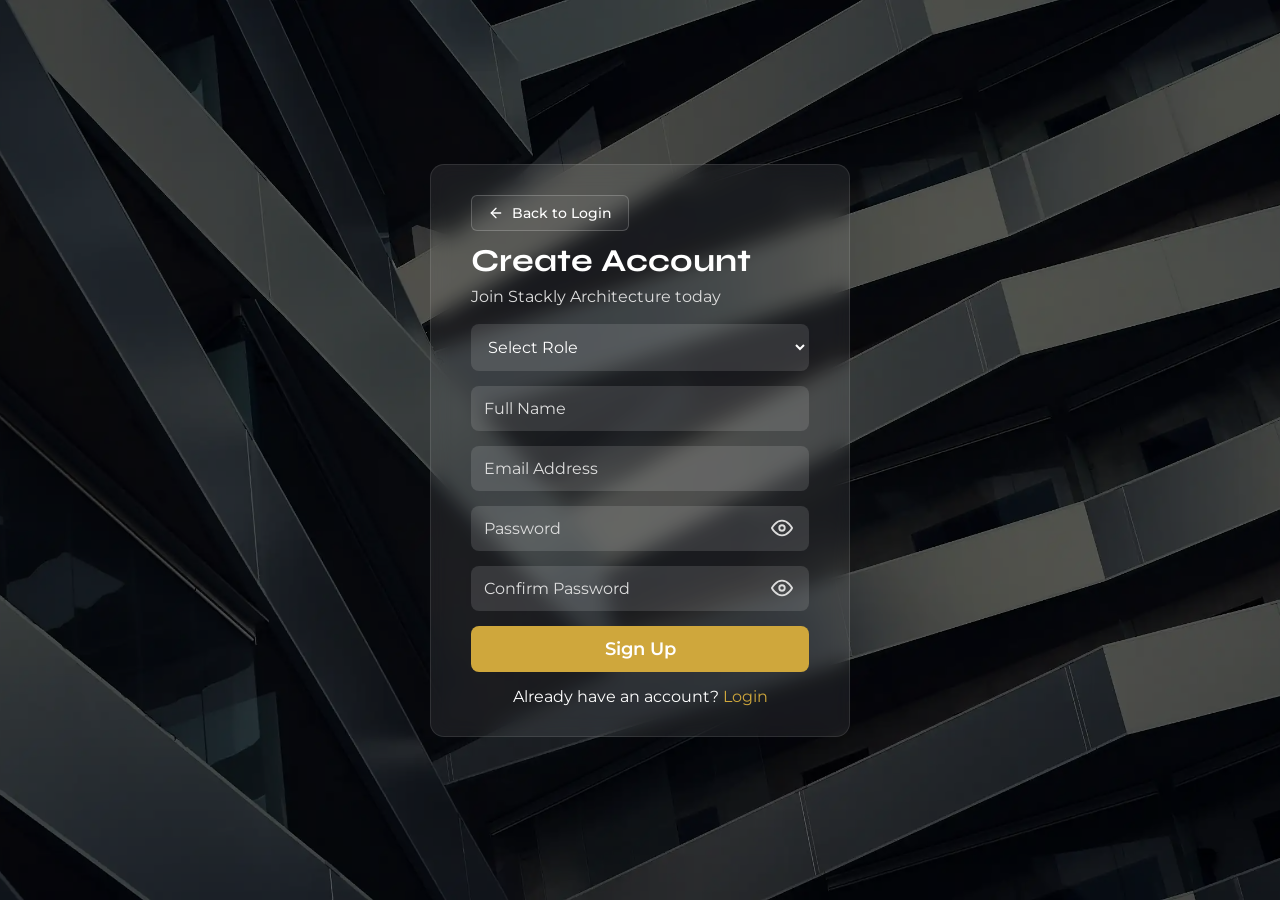
<file: register.html>
<!DOCTYPE html>
<html lang="en">

<head>
  <meta charset="UTF-8" />
  <meta name="viewport" content="width=device-width, initial-scale=1.0" />
  <title>Stackly Register</title>
  <link rel="stylesheet" href="login.css" />
</head>

<body>

  <section class="login-container">

    <div class="overlay"></div>

    <form class="login-box" action="login.html">

      <div class="login-header-top">
        <a href="login.html" class="back-to-home">
          <svg xmlns="http://www.w3.org/2000/svg" width="16" height="16" viewBox="0 0 24 24" fill="none" stroke="currentColor" stroke-width="2" stroke-linecap="round" stroke-linejoin="round"><line x1="19" y1="12" x2="5" y2="12"></line><polyline points="12 19 5 12 12 5"></polyline></svg>
          Back to Login
        </a>
      </div>

      <h1>Create Account</h1>
      <p>Join Stackly Architecture today</p>

      <select required style="width: 100%; padding: 12px; margin-bottom: 15px; border: 1px solid transparent; outline: none; background: rgba(255,255,255,0.12); color: white; font-size: 16px; border-radius: 8px; transition: all 0.3s ease;">
        <option value="" disabled selected>Select Role</option>
        <option value="client" style="color: black;">Client</option>
        <option value="admin" style="color: black;">Admin</option>
      </select>

      <input type="text" placeholder="Full Name" required>
      <input type="email" placeholder="Email Address" required>
      
      <div class="password-wrapper">
        <input type="password" placeholder="Password" required>
        <button type="button" class="toggle-password" aria-label="Toggle Password Visibility">
          <svg class="eye-icon eye-open" xmlns="http://www.w3.org/2000/svg" viewBox="0 0 24 24" fill="none" stroke="currentColor" stroke-width="2" stroke-linecap="round" stroke-linejoin="round">
            <path d="M1 12s4-8 11-8 11 8 11 8-4 8-11 8-11-8-11-8z"></path>
            <circle cx="12" cy="12" r="3"></circle>
          </svg>
          <svg class="eye-icon eye-closed" xmlns="http://www.w3.org/2000/svg" viewBox="0 0 24 24" fill="none" stroke="currentColor" stroke-width="2" stroke-linecap="round" stroke-linejoin="round" style="display: none;">
            <path d="M17.94 17.94A10.07 10.07 0 0 1 12 20c-7 0-11-8-11-8a18.45 18.45 0 0 1 5.06-5.94M9.9 4.24A9.12 9.12 0 0 1 12 4c7 0 11 8 11 8a18.5 18.5 0 0 1-2.16 3.19m-6.72-1.07a3 3 0 1 1-4.24-4.24"></path>
            <line x1="1" y1="1" x2="23" y2="23"></line>
          </svg>
        </button>
      </div>

      <div class="password-wrapper">
        <input type="password" placeholder="Confirm Password" required>
        <button type="button" class="toggle-password" aria-label="Toggle Password Visibility">
          <svg class="eye-icon eye-open" xmlns="http://www.w3.org/2000/svg" viewBox="0 0 24 24" fill="none" stroke="currentColor" stroke-width="2" stroke-linecap="round" stroke-linejoin="round">
            <path d="M1 12s4-8 11-8 11 8 11 8-4 8-11 8-11-8-11-8z"></path>
            <circle cx="12" cy="12" r="3"></circle>
          </svg>
          <svg class="eye-icon eye-closed" xmlns="http://www.w3.org/2000/svg" viewBox="0 0 24 24" fill="none" stroke="currentColor" stroke-width="2" stroke-linecap="round" stroke-linejoin="round" style="display: none;">
            <path d="M17.94 17.94A10.07 10.07 0 0 1 12 20c-7 0-11-8-11-8a18.45 18.45 0 0 1 5.06-5.94M9.9 4.24A9.12 9.12 0 0 1 12 4c7 0 11 8 11 8a18.5 18.5 0 0 1-2.16 3.19m-6.72-1.07a3 3 0 1 1-4.24-4.24"></path>
            <line x1="1" y1="1" x2="23" y2="23"></line>
          </svg>
        </button>
      </div>

      <a href="login.html"><button type="submit" class="submit-btn">Sign Up</button></a>

      <div class="bottom-text">
        Already have an account?
        <a href="login.html">Login</a>
      </div>

    </form>

  </section>

  <script>
    document.querySelectorAll('.toggle-password').forEach(btn => {
      btn.addEventListener('click', function() {
        const input = this.previousElementSibling;
        const eyeOpen = this.querySelector('.eye-open');
        const eyeClosed = this.querySelector('.eye-closed');
        
        if (input.type === 'password') {
          input.type = 'text';
          eyeOpen.style.display = 'none';
          eyeClosed.style.display = 'block';
        } else {
          input.type = 'password';
          eyeOpen.style.display = 'block';
          eyeClosed.style.display = 'none';
        }
      });
    });
  </script>
</body>

</html>
</file>
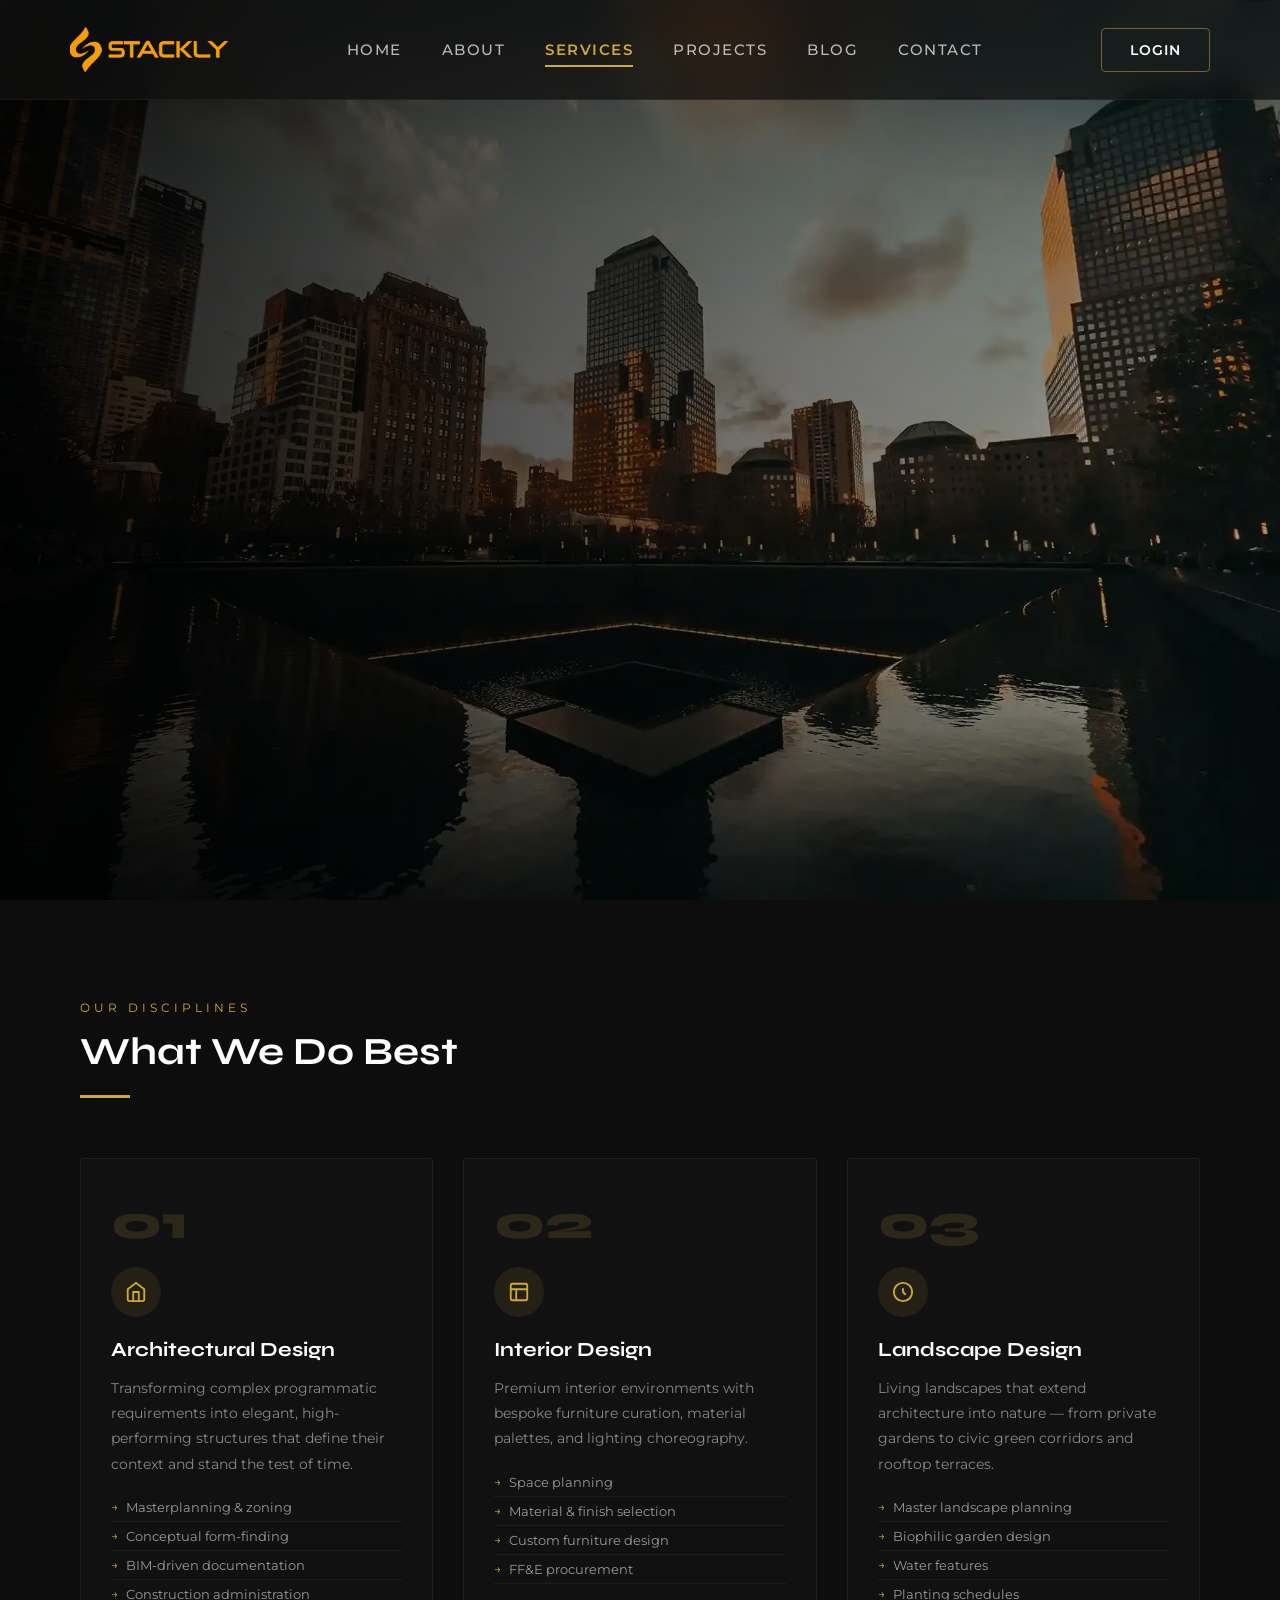
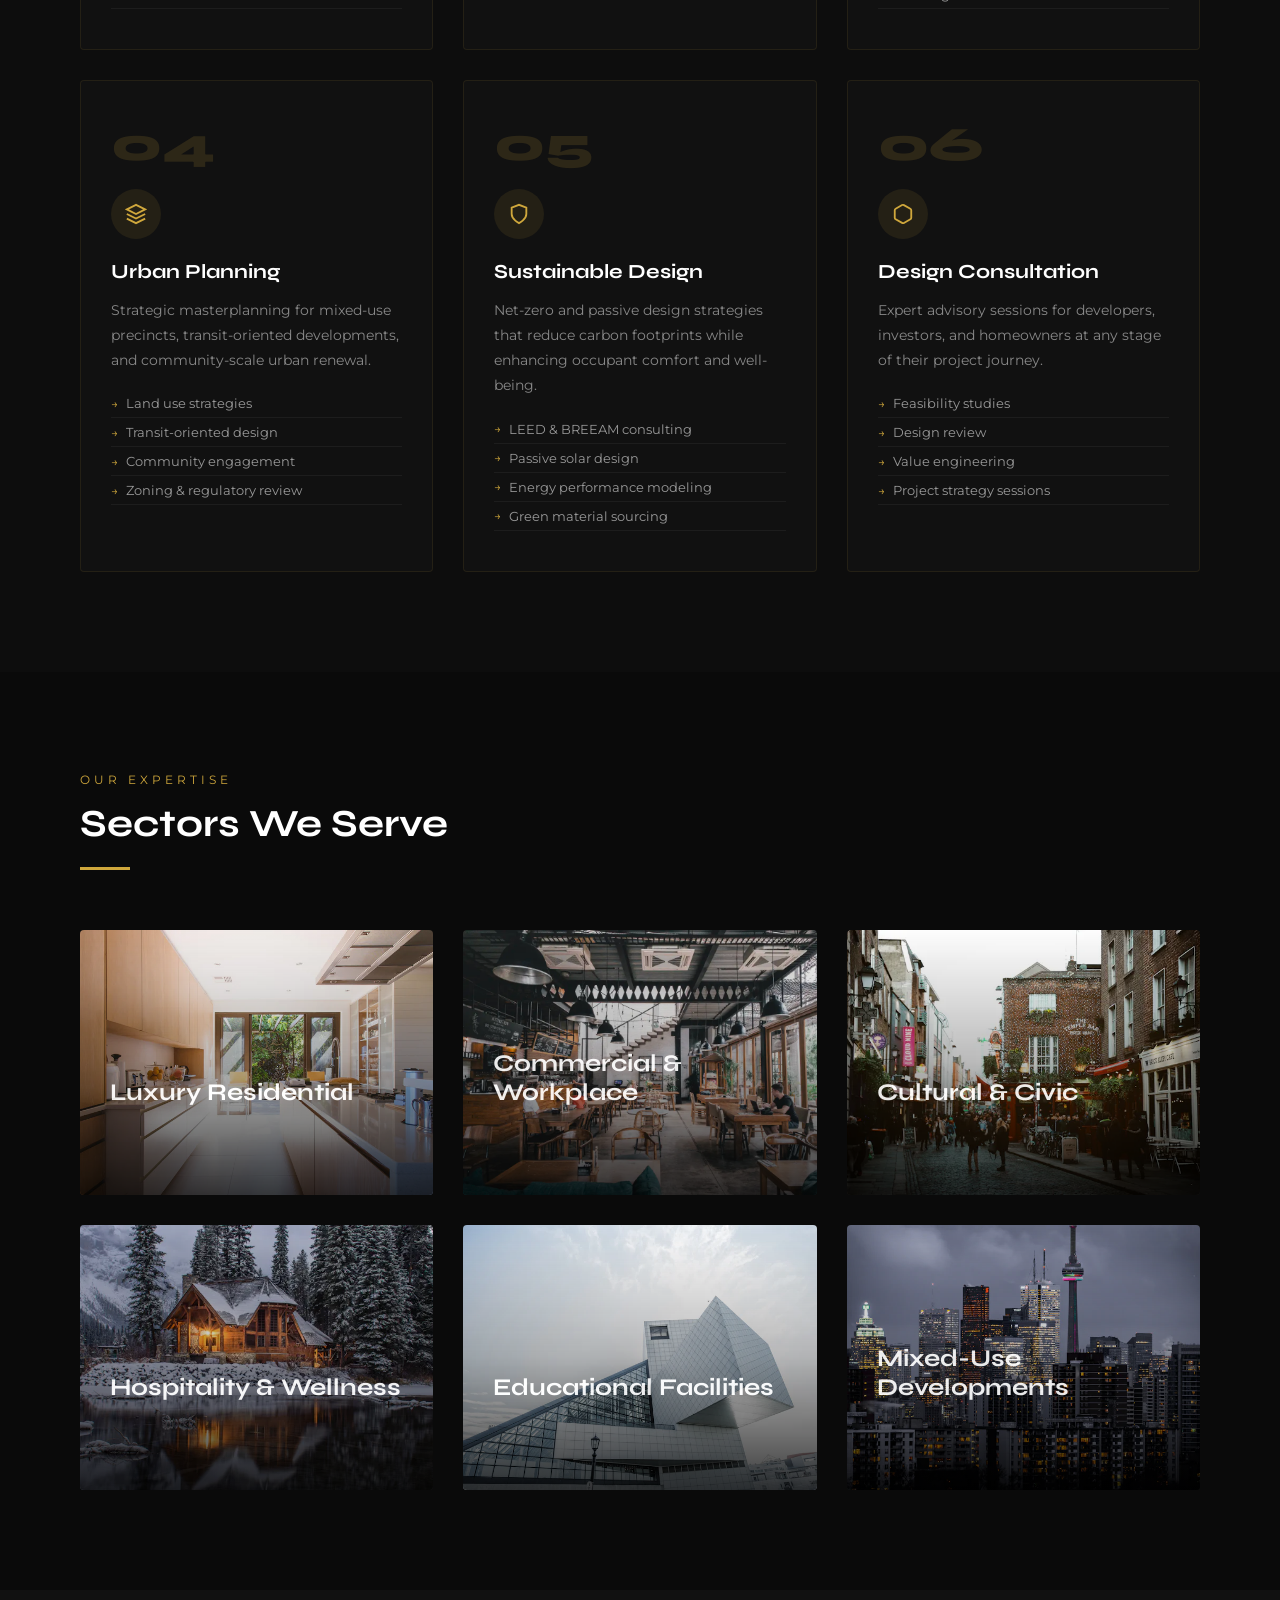
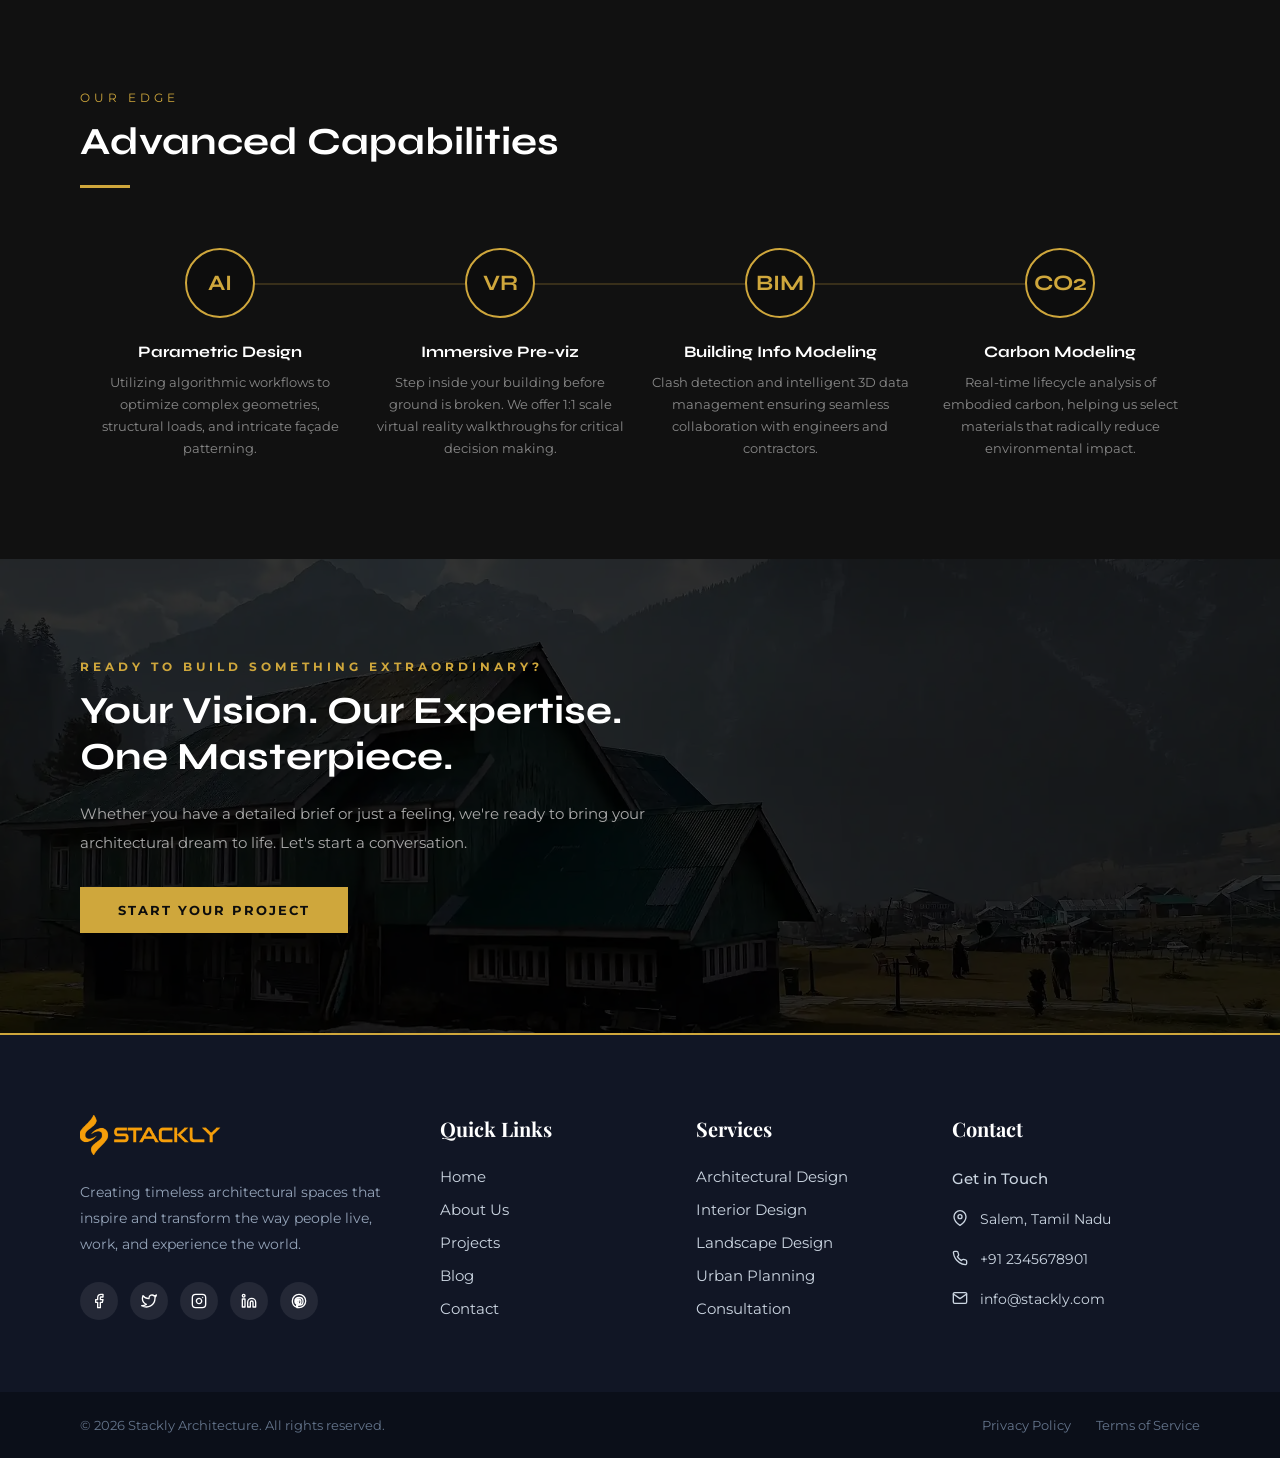
<file: services.html>
<!DOCTYPE html>
<html lang="en">
<head>
  <meta charset="UTF-8">
  <meta name="viewport" content="width=device-width, initial-scale=1.0">
  <title>Services | Stackly Architecture</title>
  <link rel="stylesheet" href="navbar.css">
  <link rel="stylesheet" href="footer.css">
  <link rel="stylesheet" href="services.css">
</head>
<body>
<div id="navbar-container"></div>

<!-- HERO -->
<section class="services-hero">
  <div class="services-hero-content">
    <h4>Comprehensive Expertise</h4>
    <h1>Defining the<br><span>Built Environment</span></h1>
    <p>We provide integrated architectural and design services tailored for clients who demand the extraordinary. Every discipline in our studio works in perfect synergy.</p>
  </div>
</section>

<!-- MAIN SERVICES -->
<section class="services-main">
  <div class="section-label">Our Disciplines</div>
  <h2 class="section-title">What We Do Best</h2>
  <div class="gold-line"></div>
  <div class="services-grid">
    <div class="service-card">
      <div class="service-num">01</div>
      <div class="service-icon"><svg width="22" height="22" viewBox="0 0 24 24" fill="none" stroke="currentColor" stroke-width="2"><path d="M3 9l9-7 9 7v11a2 2 0 0 1-2 2H5a2 2 0 0 1-2-2z"></path><polyline points="9 22 9 12 15 12 15 22"></polyline></svg></div>
      <h3>Architectural Design</h3>
      <p>Transforming complex programmatic requirements into elegant, high-performing structures that define their context and stand the test of time.</p>
      <ul>
        <li>Masterplanning & zoning</li>
        <li>Conceptual form-finding</li>
        <li>BIM-driven documentation</li>
        <li>Construction administration</li>
      </ul>
    </div>
    <div class="service-card">
      <div class="service-num">02</div>
      <div class="service-icon"><svg width="22" height="22" viewBox="0 0 24 24" fill="none" stroke="currentColor" stroke-width="2"><rect x="3" y="3" width="18" height="18" rx="2"/><path d="M3 9h18M9 21V9"/></svg></div>
      <h3>Interior Design</h3>
      <p>Premium interior environments with bespoke furniture curation, material palettes, and lighting choreography.</p>
      <ul>
        <li>Space planning</li>
        <li>Material & finish selection</li>
        <li>Custom furniture design</li>
        <li>FF&E procurement</li>
      </ul>
    </div>
    <div class="service-card">
      <div class="service-num">03</div>
      <div class="service-icon"><svg width="22" height="22" viewBox="0 0 24 24" fill="none" stroke="currentColor" stroke-width="2"><circle cx="12" cy="12" r="10"/><path d="M12 8v4l3 3"/></svg></div>
      <h3>Landscape Design</h3>
      <p>Living landscapes that extend architecture into nature — from private gardens to civic green corridors and rooftop terraces.</p>
      <ul>
        <li>Master landscape planning</li>
        <li>Biophilic garden design</li>
        <li>Water features</li>
        <li>Planting schedules</li>
      </ul>
    </div>
    <div class="service-card">
      <div class="service-num">04</div>
      <div class="service-icon"><svg width="22" height="22" viewBox="0 0 24 24" fill="none" stroke="currentColor" stroke-width="2"><polygon points="12 2 2 7 12 12 22 7 12 2"/><polyline points="2 17 12 22 22 17"/><polyline points="2 12 12 17 22 12"/></svg></div>
      <h3>Urban Planning</h3>
      <p>Strategic masterplanning for mixed-use precincts, transit-oriented developments, and community-scale urban renewal.</p>
      <ul>
        <li>Land use strategies</li>
        <li>Transit-oriented design</li>
        <li>Community engagement</li>
        <li>Zoning & regulatory review</li>
      </ul>
    </div>
    <div class="service-card">
      <div class="service-num">05</div>
      <div class="service-icon"><svg width="22" height="22" viewBox="0 0 24 24" fill="none" stroke="currentColor" stroke-width="2"><path d="M12 22s8-4 8-10V5l-8-3-8 3v7c0 6 8 10 8 10z"/></svg></div>
      <h3>Sustainable Design</h3>
      <p>Net-zero and passive design strategies that reduce carbon footprints while enhancing occupant comfort and well-being.</p>
      <ul>
        <li>LEED & BREEAM consulting</li>
        <li>Passive solar design</li>
        <li>Energy performance modeling</li>
        <li>Green material sourcing</li>
      </ul>
    </div>
    <div class="service-card">
      <div class="service-num">06</div>
      <div class="service-icon"><svg width="22" height="22" viewBox="0 0 24 24" fill="none" stroke="currentColor" stroke-width="2"><path d="M21 16V8a2 2 0 0 0-1-1.73l-7-4a2 2 0 0 0-2 0l-7 4A2 2 0 0 0 3 8v8a2 2 0 0 0 1 1.73l7 4a2 2 0 0 0 2 0l7-4A2 2 0 0 0 21 16z"/></svg></div>
      <h3>Design Consultation</h3>
      <p>Expert advisory sessions for developers, investors, and homeowners at any stage of their project journey.</p>
      <ul>
        <li>Feasibility studies</li>
        <li>Design review</li>
        <li>Value engineering</li>
        <li>Project strategy sessions</li>
      </ul>
    </div>
  </div>
</section>

<!-- SECTORS WE SERVE -->
<section class="sectors-section reveal">
  <div class="section-label">Our Expertise</div>
  <h2 class="section-title">Sectors We Serve</h2>
  <div class="gold-line"></div>
  <div class="sectors-grid">
    <div class="sector-card">
      <img src="assets/a21.webp" alt="Residential Architecture">
      <div class="sector-overlay">
        <h3>Luxury Residential</h3>
        <p>Bespoke private villas and high-end residential towers designed for unparalleled living experiences.</p>
      </div>
    </div>
    <div class="sector-card">
      <img src="assets/a28.webp" alt="Commercial Architecture">
      <div class="sector-overlay">
        <h3>Commercial & Workplace</h3>
        <p>Innovative corporate headquarters and retail spaces built to inspire productivity and brand identity.</p>
      </div>
    </div>
    <div class="sector-card">
      <img src="assets/a19.webp" alt="Cultural Architecture">
      <div class="sector-overlay">
        <h3>Cultural & Civic</h3>
        <p>Museums, pavilions, and public institutions that enrich communities and celebrate heritage.</p>
      </div>
    </div>
    <div class="sector-card">
      <img src="assets/a24.webp" alt="Hospitality Architecture">
      <div class="sector-overlay">
        <h3>Hospitality & Wellness</h3>
        <p>Boutique hotels and wellness retreats focused on serenity, luxury, and seamless guest experiences.</p>
      </div>
    </div>
    <div class="sector-card">
      <img src="assets/a17.webp" alt="Education Architecture">
      <div class="sector-overlay">
        <h3>Educational Facilities</h3>
        <p>State-of-the-art learning environments designed to foster creativity, collaboration, and growth.</p>
      </div>
    </div>
    <div class="sector-card">
      <img src="assets/a16.webp" alt="Mixed-Use Architecture">
      <div class="sector-overlay">
        <h3>Mixed-Use Developments</h3>
        <p>Vibrant, multi-functional urban precincts that blend living, working, and leisure effortlessly.</p>
      </div>
    </div>
  </div>
</section>

<!-- CAPABILITIES -->
<section class="process-section">
  <div class="section-label">Our Edge</div>
  <h2 class="section-title">Advanced Capabilities</h2>
  <div class="gold-line"></div>
  <div class="process-steps">
    <div class="process-step">
      <div class="step-num">AI</div>
      <h3>Parametric Design</h3>
      <p>Utilizing algorithmic workflows to optimize complex geometries, structural loads, and intricate façade patterning.</p>
    </div>
    <div class="process-step">
      <div class="step-num">VR</div>
      <h3>Immersive Pre-viz</h3>
      <p>Step inside your building before ground is broken. We offer 1:1 scale virtual reality walkthroughs for critical decision making.</p>
    </div>
    <div class="process-step">
      <div class="step-num">BIM</div>
      <h3>Building Info Modeling</h3>
      <p>Clash detection and intelligent 3D data management ensuring seamless collaboration with engineers and contractors.</p>
    </div>
    <div class="process-step">
      <div class="step-num">CO2</div>
      <h3>Carbon Modeling</h3>
      <p>Real-time lifecycle analysis of embodied carbon, helping us select materials that radically reduce environmental impact.</p>
    </div>
  </div>
</section>

<!-- FEATURE BANNER -->
<section class="feature-banner">
  <div class="feature-content">
    <h4>Ready to Build Something Extraordinary?</h4>
    <h2>Your Vision. Our Expertise. One Masterpiece.</h2>
    <p>Whether you have a detailed brief or just a feeling, we're ready to bring your architectural dream to life. Let's start a conversation.</p>
    <a href="contact.html" class="feature-btn">Start Your Project</a>
  </div>
</section>

<!-- FOOTER -->
<footer class="site-footer">
    <div class="footer-grid">
      <div class="footer-col brand-col"><div class="footer-logo" onclick="window.location.href='index.html'"><img src="assets/logo.webp" alt="Stackly Logo"></div><p class="brand-desc">Creating timeless architectural spaces that inspire and transform the way people live, work, and experience the world.</p><div class="social-links"><a href="404.html" class="social-icon" aria-label="Facebook"><svg xmlns="http://www.w3.org/2000/svg" width="20" height="20" viewBox="0 0 24 24" fill="none" stroke="currentColor" stroke-width="2" stroke-linecap="round" stroke-linejoin="round"><path d="M18 2h-3a5 5 0 0 0-5 5v3H7v4h3v8h4v-8h3l1-4h-4V7a1 1 0 0 1 1-1h3z"></path></svg></a><a href="404.html" class="social-icon" aria-label="Twitter"><svg xmlns="http://www.w3.org/2000/svg" width="20" height="20" viewBox="0 0 24 24" fill="none" stroke="currentColor" stroke-width="2" stroke-linecap="round" stroke-linejoin="round"><path d="M23 3a10.9 10.9 0 0 1-3.14 1.53 4.48 4.48 0 0 0-7.86 3v1A10.66 10.66 0 0 1 3 4s-4 9 5 13a11.64 11.64 0 0 1-7 2c9 5 20 0 20-11.5a4.5 4.5 0 0 0-.08-.83A7.72 7.72 0 0 0 23 3z"></path></svg></a><a href="404.html" class="social-icon" aria-label="Instagram"><svg xmlns="http://www.w3.org/2000/svg" width="20" height="20" viewBox="0 0 24 24" fill="none" stroke="currentColor" stroke-width="2" stroke-linecap="round" stroke-linejoin="round"><rect x="2" y="2" width="20" height="20" rx="5" ry="5"></rect><path d="M16 11.37A4 4 0 1 1 12.63 8 4 4 0 0 1 16 11.37z"></path><line x1="17.5" y1="6.5" x2="17.51" y2="6.5"></line></svg></a><a href="404.html" class="social-icon" aria-label="LinkedIn"><svg xmlns="http://www.w3.org/2000/svg" width="20" height="20" viewBox="0 0 24 24" fill="none" stroke="currentColor" stroke-width="2" stroke-linecap="round" stroke-linejoin="round"><path d="M16 8a6 6 0 0 1 6 6v7h-4v-7a2 2 0 0 0-2-2 2 2 0 0 0-2 2v7h-4v-7a6 6 0 0 1 6-6z"></path><rect x="2" y="9" width="4" height="12"></rect><circle cx="4" cy="4" r="2"></circle></svg></a><a href="404.html" class="social-icon" aria-label="Pinterest"><svg xmlns="http://www.w3.org/2000/svg" width="20" height="20" viewBox="0 0 24 24" fill="none" stroke="currentColor" stroke-width="2" stroke-linecap="round" stroke-linejoin="round"><path d="M12 2C6.48 2 2 6.48 2 12c0 4.27 2.68 7.9 6.47 9.35-.08-.8-.15-2.02.03-2.9.16-.69.96-4.08.96-4.08s-.25-.49-.25-1.22c0-1.15.66-2.01 1.49-2.01.7 0 1.04.53 1.04 1.16 0 .7-.45 1.76-.69 2.74-.19.82.41 1.48 1.22 1.48 1.47 0 2.6-1.55 2.6-3.79 0-1.98-1.42-3.37-3.46-3.37-2.36 0-3.74 1.77-3.74 3.59 0 .71.27 1.48.62 1.9.07.08.08.15.06.23-.06.27-.21.87-.24.99-.04.16-.14.2-.32.12-1.19-.55-1.93-2.29-1.93-3.69 0-3.01 2.18-5.77 6.3-5.77 3.31 0 5.88 2.36 5.88 5.5 0 3.29-2.07 5.94-4.95 5.94-1 0-1.93-.52-2.25-1.12l-.61 2.33c-.22.85-.82 1.92-1.22 2.57C10.07 21.87 11.02 22 12 22c5.52 0 10-4.48 10-10S17.52 2 12 2z"></path></svg></a></div></div>
      <div class="footer-col"><h3>Quick Links</h3><ul><li><a href="index.html">Home</a></li><li><a href="about.html">About Us</a></li><li><a href="services.html">Services</a></li><li><a href="project.html">Projects</a></li><li><a href="blog.html">Blog</a></li><li><a href="contact.html">Contact</a></li></ul></div>
      <div class="footer-col"><h3>Services</h3><ul><li><a href="services.html">Architectural Design</a></li><li><a href="services.html">Interior Design</a></li><li><a href="services.html">Landscape Design</a></li><li><a href="services.html">Urban Planning</a></li><li><a href="services.html">Consultation</a></li></ul></div>
      <div class="footer-col contact-col"><h3>Contact</h3><ul class="contact-list"><li class="get-in-touch-label">Get in Touch</li><li><svg xmlns="http://www.w3.org/2000/svg" width="18" height="18" viewBox="0 0 24 24" fill="none" stroke="currentColor" stroke-width="2" stroke-linecap="round" stroke-linejoin="round"><path d="M21 10c0 7-9 13-9 13s-9-6-9-13a9 9 0 0 1 18 0z"></path><circle cx="12" cy="10" r="3"></circle></svg><span>Salem, Tamil Nadu</span></li><li><svg xmlns="http://www.w3.org/2000/svg" width="18" height="18" viewBox="0 0 24 24" fill="none" stroke="currentColor" stroke-width="2" stroke-linecap="round" stroke-linejoin="round"><path d="M22 16.92v3a2 2 0 0 1-2.18 2 19.79 19.79 0 0 1-8.63-3.07 19.5 19.5 0 0 1-6-6 19.79 19.79 0 0 1-3.07-8.67A2 2 0 0 1 4.11 2h3a2 2 0 0 1 2 1.72 12.84 12.84 0 0 0 .7 2.81 2 2 0 0 1-.45 2.11L8.09 9.91a16 16 0 0 0 6 6l1.27-1.27a2 2 0 0 1 2.11-.45 12.84 12.84 0 0 0 2.81.7A2 2 0 0 1 22 16.92z"></path></svg><span>+91 2345678901</span></li><li><svg xmlns="http://www.w3.org/2000/svg" width="18" height="18" viewBox="0 0 24 24" fill="none" stroke="currentColor" stroke-width="2" stroke-linecap="round" stroke-linejoin="round"><path d="M4 4h16c1.1 0 2 .9 2 2v12c0 1.1-.9 2-2 2H4c-1.1 0-2-.9-2-2V6c0-1.1.9-2 2-2z"></path><polyline points="22,6 12,13 2,6"></polyline></svg><span>info@stackly.com</span></li></ul></div>
    </div>
    <div class="footer-bottom"><p>&copy; 2026 Stackly Architecture. All rights reserved.</p><div class="footer-bottom-links"><a href="404.html">Privacy Policy</a><a href="404.html">Terms of Service</a></div></div>
</footer>

<script>
  fetch('navbar.html').then(r=>r.text()).then(d=>{document.getElementById('navbar-container').innerHTML=d;});
  const obs = new IntersectionObserver(entries=>{entries.forEach(e=>{if(e.isIntersecting){e.target.classList.add('visible');}});},{threshold:0.1});
  document.querySelectorAll('.service-card,.process-step,.sector-card').forEach((el,i)=>{el.style.transitionDelay=(i%6)*0.08+'s';obs.observe(el);});
</script>
<script src="script.js"></script>
</body>
</html>
</file>
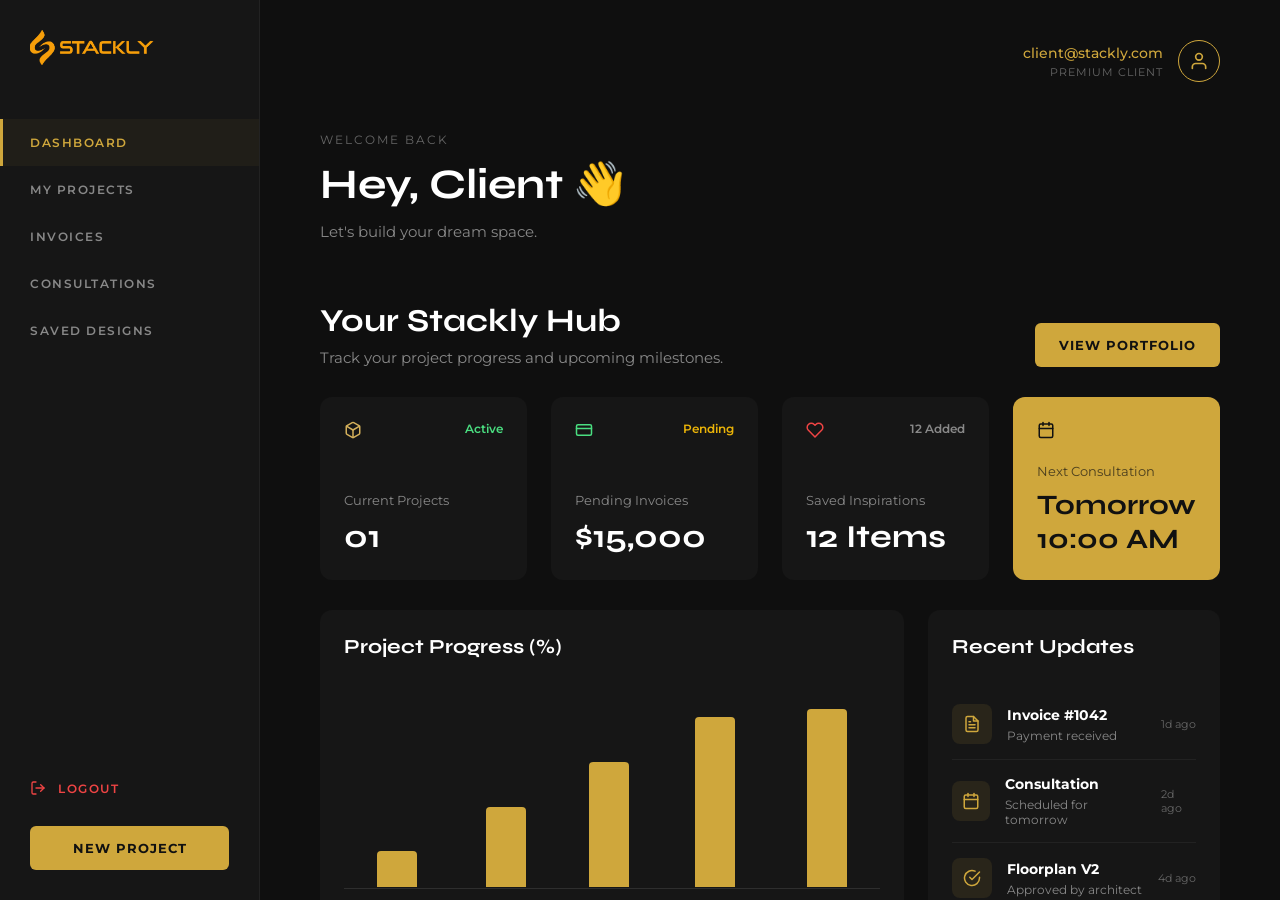
<file: userdashboard.html>
<!DOCTYPE html>
<html lang="en">
<head>
  <meta charset="UTF-8">
  <meta name="viewport" content="width=device-width, initial-scale=1.0">
  <title>Stackly - User Dashboard</title>
  <link rel="stylesheet" href="userdashboard.css">
  <link rel="stylesheet" href="https://fonts.googleapis.com/css2?family=Montserrat:wght@300;400;500;600;700&family=Syne:wght@500;700;800&display=swap">
</head>
<body>

  <div class="dashboard-wrapper">
    <!-- Sidebar -->
    <aside class="sidebar">
      <div class="sidebar-header">
        <div class="sidebar-logo">
          <a href="index.html"><img src="assets/logo.webp" alt="Stackly Architecture" style="height: 35px;"></a>
        </div>
        <button class="sidebar-close" aria-label="Close menu">×</button>
      </div>

      <nav class="sidebar-nav">
        <a href="404.html" class="nav-item active" data-view="view-dashboard">DASHBOARD</a>
        <a href="404.html" class="nav-item" data-view="view-projects">MY PROJECTS</a>
        <a href="404.html" class="nav-item" data-view="view-invoices">INVOICES</a>
        <a href="404.html" class="nav-item" data-view="view-consultations">CONSULTATIONS</a>
        <a href="404.html" class="nav-item" data-view="view-saved">SAVED DESIGNS</a>
      </nav>

      <div class="sidebar-bottom">
        <a href="login.html" class="logout-link">
          <svg xmlns="http://www.w3.org/2000/svg" width="16" height="16" viewBox="0 0 24 24" fill="none" stroke="currentColor" stroke-width="2" stroke-linecap="round" stroke-linejoin="round" class="feather feather-log-out"><path d="M9 21H5a2 2 0 0 1-2-2V5a2 2 0 0 1 2-2h4"></path><polyline points="16 17 21 12 16 7"></polyline><line x1="21" y1="12" x2="9" y2="12"></line></svg>
          LOGOUT
        </a>
        <a href="404.html" class="sidebar-btn">NEW PROJECT</a>
      </div>
    </aside>

    <!-- Main Content -->
    <main class="main-content">
      <header class="topbar">
        <div class="hamburger-menu" id="hamburger-menu">
          <span></span>
          <span></span>
          <span></span>
        </div>
        <div class="topbar-logo">
          <a href="index.html"><img src="assets/logo.webp" alt="Stackly Architecture" style="height: 24px;"></a>
        </div>
        <div class="user-profile">
          <div class="user-info">
            <span class="user-email">client@stackly.com</span>
            <span class="user-role">PREMIUM CLIENT</span>
          </div>
          <div class="user-avatar">
            <svg xmlns="http://www.w3.org/2000/svg" width="20" height="20" viewBox="0 0 24 24" fill="none" stroke="currentColor" stroke-width="2" stroke-linecap="round" stroke-linejoin="round"><path d="M20 21v-2a4 4 0 0 0-4-4H8a4 4 0 0 0-4 4v2"></path><circle cx="12" cy="7" r="4"></circle></svg>
          </div>
        </div>
      </header>

      <!-- VIEW: DASHBOARD -->
      <div id="view-dashboard" class="view-section active">
        <div class="content-header">
        <div class="welcome-text">
          <span class="welcome-label">WELCOME BACK</span>
          <h1>Hey, Client 👋</h1>
          <p>Let's build your dream space.</p>
        </div>
      </div>

      <div class="content-title-row">
        <div class="title-left">
          <h2>Your Stackly Hub</h2>
          <p>Track your project progress and upcoming milestones.</p>
        </div>
        <a href="project.html" class="view-btn">VIEW PORTFOLIO</a>
      </div>

      <div class="metrics-grid">
        <!-- Card 1 -->
        <div class="metric-card">
          <div class="card-header">
            <div class="card-icon">
              <svg xmlns="http://www.w3.org/2000/svg" width="18" height="18" viewBox="0 0 24 24" fill="none" stroke="#d4b05b" stroke-width="2" stroke-linecap="round" stroke-linejoin="round"><path d="M21 16V8a2 2 0 0 0-1-1.73l-7-4a2 2 0 0 0-2 0l-7 4A2 2 0 0 0 3 8v8a2 2 0 0 0 1 1.73l7 4a2 2 0 0 0 2 0l7-4A2 2 0 0 0 21 16z"></path><polyline points="3.27 6.96 12 12.01 20.73 6.96"></polyline><line x1="12" y1="22.08" x2="12" y2="12"></line></svg>
            </div>
            <span class="card-status status-active">Active</span>
          </div>
          <div class="card-body">
            <p>Current Projects</p>
            <h3>01</h3>
          </div>
        </div>

        <!-- Card 2 -->
        <div class="metric-card">
          <div class="card-header">
            <div class="card-icon">
              <svg xmlns="http://www.w3.org/2000/svg" width="18" height="18" viewBox="0 0 24 24" fill="none" stroke="#4ade80" stroke-width="2" stroke-linecap="round" stroke-linejoin="round"><rect x="2" y="5" width="20" height="14" rx="2"></rect><line x1="2" y1="10" x2="22" y2="10"></line></svg>
            </div>
            <span class="card-status status-pending">Pending</span>
          </div>
          <div class="card-body">
            <p>Pending Invoices</p>
            <h3>$15,000</h3>
          </div>
        </div>

        <!-- Card 3 -->
        <div class="metric-card">
          <div class="card-header">
            <div class="card-icon">
              <svg xmlns="http://www.w3.org/2000/svg" width="18" height="18" viewBox="0 0 24 24" fill="none" stroke="#ef4444" stroke-width="2" stroke-linecap="round" stroke-linejoin="round"><path d="M20.84 4.61a5.5 5.5 0 0 0-7.78 0L12 5.67l-1.06-1.06a5.5 5.5 0 0 0-7.78 7.78l1.06 1.06L12 21.23l7.78-7.78 1.06-1.06a5.5 5.5 0 0 0 0-7.78z"></path></svg>
            </div>
            <span class="card-status status-text">12 Added</span>
          </div>
          <div class="card-body">
            <p>Saved Inspirations</p>
            <h3>12 Items</h3>
          </div>
        </div>

        <!-- Card 4 (Gold Feature) -->
        <div class="metric-card card-featured">
          <div class="card-header">
            <div class="card-icon icon-dark">
              <svg xmlns="http://www.w3.org/2000/svg" width="18" height="18" viewBox="0 0 24 24" fill="none" stroke="currentColor" stroke-width="2" stroke-linecap="round" stroke-linejoin="round"><rect x="3" y="4" width="18" height="18" rx="2" ry="2"></rect><line x1="16" y1="2" x2="16" y2="6"></line><line x1="8" y1="2" x2="8" y2="6"></line><line x1="3" y1="10" x2="21" y2="10"></line></svg>
            </div>
          </div>
          <div class="card-body">
            <p>Next Consultation</p>
            <h3>Tomorrow<br>10:00 AM</h3>
          </div>
        </div>
      </div>

      <div class="dashboard-bottom-row">
        <div class="chart-container">
          <h3>Project Progress (%)</h3>
          <div class="bar-chart">
            <div class="bar-col">
              <div class="bar" style="--target-height: 20%; animation-delay: 0.1s;"></div>
              <span>Design</span>
            </div>
            <div class="bar-col">
              <div class="bar" style="--target-height: 45%; animation-delay: 0.2s;"></div>
              <span>Permits</span>
            </div>
            <div class="bar-col">
              <div class="bar" style="--target-height: 70%; animation-delay: 0.3s;"></div>
              <span>Build</span>
            </div>
            <div class="bar-col">
              <div class="bar" style="--target-height: 95%; animation-delay: 0.4s;"></div>
              <span>Interior</span>
            </div>
            <div class="bar-col">
              <div class="bar" style="--target-height: 100%; animation-delay: 0.5s;"></div>
              <span>H-Over</span>
            </div>
          </div>
        </div>
        
        <div class="recent-activity">
          <h3>Recent Updates</h3>
          <ul class="activity-list">
            <li>
              <div class="act-icon">
                <svg xmlns="http://www.w3.org/2000/svg" width="18" height="18" viewBox="0 0 24 24" fill="none" stroke="currentColor" stroke-width="2" stroke-linecap="round" stroke-linejoin="round"><path d="M14 2H6a2 2 0 0 0-2 2v16a2 2 0 0 0 2 2h12a2 2 0 0 0 2-2V8z"></path><polyline points="14 2 14 8 20 8"></polyline><line x1="16" y1="13" x2="8" y2="13"></line><line x1="16" y1="17" x2="8" y2="17"></line><polyline points="10 9 9 9 8 9"></polyline></svg>
              </div>
              <div class="act-details">
                <h4>Invoice #1042</h4>
                <p>Payment received</p>
              </div>
              <span class="act-time">1d ago</span>
            </li>
            <li>
              <div class="act-icon">
                <svg xmlns="http://www.w3.org/2000/svg" width="18" height="18" viewBox="0 0 24 24" fill="none" stroke="currentColor" stroke-width="2" stroke-linecap="round" stroke-linejoin="round"><rect x="3" y="4" width="18" height="18" rx="2" ry="2"></rect><line x1="16" y1="2" x2="16" y2="6"></line><line x1="8" y1="2" x2="8" y2="6"></line><line x1="3" y1="10" x2="21" y2="10"></line></svg>
              </div>
              <div class="act-details">
                <h4>Consultation</h4>
                <p>Scheduled for tomorrow</p>
              </div>
              <span class="act-time">2d ago</span>
            </li>
            <li>
              <div class="act-icon">
                <svg xmlns="http://www.w3.org/2000/svg" width="18" height="18" viewBox="0 0 24 24" fill="none" stroke="currentColor" stroke-width="2" stroke-linecap="round" stroke-linejoin="round"><path d="M22 11.08V12a10 10 0 1 1-5.93-9.14"></path><polyline points="22 4 12 14.01 9 11.01"></polyline></svg>
              </div>
              <div class="act-details">
                <h4>Floorplan V2</h4>
                <p>Approved by architect</p>
              </div>
              <span class="act-time">4d ago</span>
            </li>
          </ul>
        </div>
      </div>
      </div> <!-- End view-dashboard -->

      <!-- VIEW: MY PROJECTS -->
      <div id="view-projects" class="view-section">
        <div class="tab-header">
          <h2>My Projects</h2>
          <p>Track the progress of your active and completed builds.</p>
        </div>
        <div class="dash-grid">
          <div class="dash-card">
            <img src="assets/a4.webp" alt="Project" class="dash-card-img">
            <div class="dash-card-body">
              <span class="status-badge progress">In Progress</span>
              <h3 class="dash-card-title" style="margin-top: 15px;">The Obsidian Villa</h3>
              <p class="dash-card-meta">Location: Swiss Alps<br>Stage: Structural Framing</p>
              <a href="404.html" class="view-btn" style="padding: 10px 15px; font-size: 11px;">VIEW DETAILS</a>
            </div>
          </div>
          <div class="dash-card">
            <img src="assets/a2.webp" alt="Project" class="dash-card-img">
            <div class="dash-card-body">
              <span class="status-badge completed">Completed</span>
              <h3 class="dash-card-title" style="margin-top: 15px;">Lumina Corporate</h3>
              <p class="dash-card-meta">Location: Berlin<br>Stage: Handover</p>
              <a href="404.html" class="view-btn" style="padding: 10px 15px; font-size: 11px;">VIEW ARCHIVE</a>
            </div>
          </div>
        </div>
      </div> <!-- End view-projects -->

      <!-- VIEW: INVOICES -->
      <div id="view-invoices" class="view-section">
        <div class="tab-header">
          <h2>Invoices</h2>
          <p>Manage your billing and payment history.</p>
        </div>
        <div class="data-table-container">
          <table class="data-table">
            <thead>
              <tr>
                <th>Invoice ID</th>
                <th>Project</th>
                <th>Date</th>
                <th>Amount</th>
                <th>Status</th>
                <th>Action</th>
              </tr>
            </thead>
            <tbody>
              <tr>
                <td>INV-1042</td>
                <td>The Obsidian Villa</td>
                <td>May 15, 2026</td>
                <td>$15,000.00</td>
                <td><span class="status-badge pending">Pending</span></td>
                <td><a href="404.html" style="color: #cfa73c; text-decoration: none; font-size: 12px;">PAY NOW</a></td>
              </tr>
              <tr>
                <td>INV-1021</td>
                <td>The Obsidian Villa</td>
                <td>Mar 01, 2026</td>
                <td>$25,000.00</td>
                <td><span class="status-badge paid">Paid</span></td>
                <td><a href="404.html" style="color: #cfa73c; text-decoration: none; font-size: 12px;">DOWNLOAD</a></td>
              </tr>
              <tr>
                <td>INV-0988</td>
                <td>Lumina Corporate</td>
                <td>Dec 12, 2025</td>
                <td>$45,000.00</td>
                <td><span class="status-badge paid">Paid</span></td>
                <td><a href="404.html" style="color: #cfa73c; text-decoration: none; font-size: 12px;">DOWNLOAD</a></td>
              </tr>
            </tbody>
          </table>
        </div>
      </div> <!-- End view-invoices -->

      <!-- VIEW: CONSULTATIONS -->
      <div id="view-consultations" class="view-section">
        <div class="tab-header">
          <h2>Consultations</h2>
          <p>Upcoming meetings and past discussion notes.</p>
        </div>
        <div class="dashboard-bottom-row" style="grid-template-columns: 1fr; margin-top: 0;">
          <div class="recent-activity">
            <h3>Upcoming Meetings</h3>
            <ul class="activity-list">
              <li>
                <div class="act-icon"><svg xmlns="http://www.w3.org/2000/svg" width="18" height="18" viewBox="0 0 24 24" fill="none" stroke="currentColor" stroke-width="2"><circle cx="12" cy="12" r="10"></circle><polyline points="12 6 12 12 16 14"></polyline></svg></div>
                <div class="act-details">
                  <h4>Material Selection Review</h4>
                  <p>Zoom Meeting with Priya Rao</p>
                </div>
                <span class="act-time">Tomorrow, 10:00 AM</span>
              </li>
            </ul>
            
            <h3 style="margin-top: 40px;">Past Consultations</h3>
            <ul class="activity-list">
              <li>
                <div class="act-icon"><svg xmlns="http://www.w3.org/2000/svg" width="18" height="18" viewBox="0 0 24 24" fill="none" stroke="currentColor" stroke-width="2"><path d="M22 11.08V12a10 10 0 1 1-5.93-9.14"></path><polyline points="22 4 12 14.01 9 11.01"></polyline></svg></div>
                <div class="act-details">
                  <h4>Initial Concept Presentation</h4>
                  <p>In-person at Studio</p>
                </div>
                <span class="act-time">Apr 15, 2026</span>
              </li>
              <li>
                <div class="act-icon"><svg xmlns="http://www.w3.org/2000/svg" width="18" height="18" viewBox="0 0 24 24" fill="none" stroke="currentColor" stroke-width="2"><path d="M22 11.08V12a10 10 0 1 1-5.93-9.14"></path><polyline points="22 4 12 14.01 9 11.01"></polyline></svg></div>
                <div class="act-details">
                  <h4>Site Feasibility Study</h4>
                  <p>On-site</p>
                </div>
                <span class="act-time">Mar 22, 2026</span>
              </li>
            </ul>
          </div>
        </div>
      </div> <!-- End view-consultations -->

      <!-- VIEW: SAVED DESIGNS -->
      <div id="view-saved" class="view-section">
        <div class="tab-header">
          <h2>Saved Inspirations</h2>
          <p>Your personal moodboard of architectural references.</p>
        </div>
        <div class="masonry-grid">
          <div class="masonry-item"><img src="assets/a1.webp" alt="Inspiration"></div>
          <div class="masonry-item"><img src="assets/a3.webp" alt="Inspiration"></div>
          <div class="masonry-item"><img src="assets/a2.webp" alt="Inspiration"></div>
        </div>
      </div>

    </main>
  </div>

  <script src="script.js"></script>

  <script>
    document.querySelectorAll('.sidebar-nav .nav-item').forEach(link => {
      link.addEventListener('click', function(e) {
        e.preventDefault();
        
        // Remove active class from all links
        document.querySelectorAll('.sidebar-nav .nav-item').forEach(l => l.classList.remove('active'));
        // Add active class to clicked link
        this.classList.add('active');
        
        // Hide all views
        document.querySelectorAll('.view-section').forEach(view => {
          view.classList.remove('active');
        });
        
        // Show target view
        const targetView = this.getAttribute('data-view');
        document.getElementById(targetView).classList.add('active');
      });
    });
  </script>

  <script>
    document.addEventListener("DOMContentLoaded", function() {
      // Initialize hamburger menu and other navbar functions
      initNavbar();
      
      const storedEmail = localStorage.getItem('userEmail');
      if (storedEmail) {
        const emailSpans = document.querySelectorAll('.user-email');
        emailSpans.forEach(span => span.textContent = storedEmail);

        const namePart = storedEmail.split('@')[0];
        const formattedName = namePart.charAt(0).toUpperCase() + namePart.slice(1);
        
        const welcomeHeaders = document.querySelectorAll('.welcome-text h1');
        welcomeHeaders.forEach(h1 => {
          h1.innerHTML = `Hey, ${formattedName} 👋`;
        });
      }
    });
  </script>

</body>
</html>
</file>
<file: navbar.css>
@import url('https://fonts.googleapis.com/css2?family=Montserrat:wght@300;400;500;600;700&family=Syne:wght@500;700;800&display=swap');

* {
    margin:0;
    padding:0;
    box-sizing:border-box;
    font-family: 'Montserrat', Arial, Helvetica, sans-serif;
}

/* Prevent transition flashes on window resize */
.resize-animation-stopper * {
    animation: none !important;
    transition: none !important;
}

.navbar{
    width:100%;
    height:100px;
    background:rgba(17, 17, 17, 0.75);
    backdrop-filter:blur(15px) saturate(180%);
    -webkit-backdrop-filter:blur(15px) saturate(180%);
    display:flex;
    justify-content:space-between;
    align-items:center;
    padding:0 70px;
    position:fixed;
    top:0;
    left:0;
    z-index:1000;
    border-bottom:1px solid rgba(255, 255, 255, 0.05);
    transition:all 0.5s cubic-bezier(0.25, 0.8, 0.25, 1);
    animation:navFade 1s cubic-bezier(0.25, 0.8, 0.25, 1);
}

/* Scrolled/Sticky State */
.navbar.scrolled,
.navbar.sticky {
    height: 75px;
    background: rgba(17, 17, 17, 0.92);
    box-shadow: 0 10px 30px rgba(0, 0, 0, 0.3);
    border-bottom: 1px solid rgba(207, 167, 60, 0.15);
}

.logo{
    font-family: 'Syne', sans-serif;
    font-size:32px;
    font-weight:800;
    letter-spacing:4px;
    text-transform:uppercase;
    background: linear-gradient(135deg, #ffffff 30%, #cfa73c 70%);
    -webkit-background-clip: text;
    background-clip: text;
    -webkit-text-fill-color: transparent;
    transition: all 0.5s cubic-bezier(0.25, 0.8, 0.25, 1);
    cursor:pointer;
    position:relative;
}

.logo:hover{
    transform: scale(1.03);
    filter: drop-shadow(0 0 10px rgba(207, 167, 60, 0.5));
}

nav{
    display:flex;
    align-items:center;
    gap:40px;
}

nav a{
    text-decoration:none;
    color:rgba(255, 255, 255, 0.7);
    font-size:15px;
    font-weight:500;
    letter-spacing:1.5px;
    text-transform:uppercase;
    position:relative;
    padding:8px 0;
    transition: color 0.4s cubic-bezier(0.25, 0.8, 0.25, 1), transform 0.3s ease;
    display: inline-block;
}

nav a::after{
    content:'';
    width:0%;
    height:2px;
    background:linear-gradient(90deg, transparent, #cfa73c, transparent);
    position:absolute;
    left:50%;
    bottom:0;
    transition: width 0.4s cubic-bezier(0.25, 0.8, 0.25, 1), left 0.4s cubic-bezier(0.25, 0.8, 0.25, 1);
}

nav a:hover{
    color:white;
    transform:translateY(-2px);
}

nav a:hover::after{
    width:100%;
    left:0;
}

/* Active Link State */
nav a.active {
    color: #cfa73c;
    font-weight: 600;
}

nav a.active::after {
    width: 100%;
    left: 0;
    background: #cfa73c;
}

.nav-buttons{
    display:flex;
    align-items:center;
}

.login-btn{
    padding:12px 28px;
    border:1px solid rgba(207, 167, 60, 0.5);
    text-decoration:none;
    color:white;
    font-size:14px;
    font-weight:600;
    letter-spacing:1px;
    text-transform:uppercase;
    border-radius:4px;
    background:transparent;
    position:relative;
    overflow:hidden;
    transition:all 0.4s cubic-bezier(0.25, 0.8, 0.25, 1);
    z-index:1;
}

.login-btn::before {
    content: '';
    position: absolute;
    top: 0;
    left: 0;
    width: 0%;
    height: 100%;
    background: #cfa73c;
    z-index: -1;
    transition: all 0.4s cubic-bezier(0.25, 0.8, 0.25, 1);
}

.login-btn:hover{
    color:#111;
    border-color:#cfa73c;
    box-shadow:0 0 15px rgba(207, 167, 60, 0.4);
    transform:translateY(-2px);
}

.login-btn:hover::before {
    width: 100%;
}

/* Menu Toggle (Hamburger) */
.menu-toggle {
    display: none;
    flex-direction: column;
    justify-content: space-between;
    width: 30px;
    height: 20px;
    background: transparent;
    border: none;
    cursor: pointer;
    z-index: 1001;
}

.menu-toggle .bar {
    width: 100%;
    height: 2px;
    background-color: white;
    border-radius: 2px;
    transition: transform 0.4s cubic-bezier(0.68, -0.6, 0.32, 1.6),
                opacity 0.3s ease,
                background-color 0.3s ease,
                width 0.3s ease;
    transform-origin: center;
}

.menu-toggle .bar:nth-child(1) {
    transition-delay: 0.1s;
}
.menu-toggle .bar:nth-child(2) {
    transition-delay: 0.05s;
}
.menu-toggle .bar:nth-child(3) {
    transition-delay: 0s;
}

/* Hamburger Animation when Active */
.menu-toggle.active .bar:nth-child(1) {
    transform: translateY(9px) rotate(45deg);
    background-color: #cfa73c;
    transition-delay: 0s;
}

.menu-toggle.active .bar:nth-child(2) {
    opacity: 0;
    width: 0;
    transform: translateX(-20px);
    transition-delay: 0s;
}

.menu-toggle.active .bar:nth-child(3) {
    transform: translateY(-9px) rotate(-45deg);
    background-color: #cfa73c;
    transition-delay: 0.1s;
}

/* Mobile Login Button - Hidden on Desktop */
.mobile-login-btn {
    display: none !important;
}

@keyframes navFade{
    from{
        opacity:0;
        transform:translateY(-40px);
    }
    to{
        opacity:1;
        transform:translateY(0);
    }
}

/* Body lock when menu open */
body.menu-open {
    overflow: hidden !important;
}

/* Responsive Styles */
@media(max-width:992px){
    .navbar{
        padding:0 40px;
    }
    nav{
        gap:25px;
    }
    nav a{
        font-size:14px;
        letter-spacing:1px;
    }
    .logo{
        font-size:28px;
    }
}

@media(max-width:768px){
    .navbar{
        height:80px;
        padding:0 30px;
    }
    
    .navbar.scrolled,
    .navbar.sticky{
        height:70px;
    }

    .menu-toggle{
        display:flex;
    }

    nav{
        position:fixed;
        top:0;
        right:0;
        width:80%;
        max-width:360px;
        height:100vh;
        height:100dvh;
        background:#000000;
        border-left:1px solid rgba(207, 167, 60, 0.15);
        flex-direction:column;
        justify-content:flex-start;
        align-items:center;
        gap:20px;
        z-index:1000;
        padding:100px 30px 40px 30px;
        transform: translateX(100%);
        transition: transform 0.5s cubic-bezier(0.77, 0, 0.175, 1);
        box-shadow: -10px 0 40px rgba(0, 0, 0, 0);
        overflow-y:auto;
    }

    nav.active{
        transform: translateX(0);
        box-shadow: -10px 0 40px rgba(0, 0, 0, 0.6);
    }

    /* Staggered nav link animations */
    nav a {
        font-size:16px;
        letter-spacing:1.5px;
        color:rgba(255, 255, 255, 0.85);
        opacity: 0;
        transform: translateX(30px);
        transition: opacity 0.3s ease, transform 0.3s ease, color 0.4s ease;
        flex-shrink: 0;
    }
    
    nav a:hover {
        transform: translateX(0) !important;
    }

    nav.active a {
        opacity: 1;
        transform: translateX(0);
    }

    nav.active a:nth-child(1) { transition-delay: 0.15s; }
    nav.active a:nth-child(2) { transition-delay: 0.2s; }
    nav.active a:nth-child(3) { transition-delay: 0.25s; }
    nav.active a:nth-child(4) { transition-delay: 0.3s; }
    nav.active a:nth-child(5) { transition-delay: 0.35s; }
    nav.active a:nth-child(6) { transition-delay: 0.4s; }
    nav.active a:nth-child(7) { transition-delay: 0.45s; }

    /* Mobile Login Button - Visible in sidebar */
    .mobile-login-btn {
        display: inline-block !important;
        padding: 12px 32px !important;
        border: 1px solid rgba(207, 167, 60, 0.5) !important;
        color: white !important;
        font-size: 14px !important;
        font-weight: 600 !important;
        letter-spacing: 1.5px !important;
        text-transform: uppercase !important;
        border-radius: 4px !important;
        background: transparent !important;
        text-align: center !important;
        margin-top: 10px !important;
        position: relative;
        overflow: hidden;
        transition: all 0.4s cubic-bezier(0.25, 0.8, 0.25, 1) !important;
        z-index: 1;
        flex-shrink: 0;
    }

    .mobile-login-btn::before {
        content: '';
        position: absolute;
        top: 0;
        left: 0;
        width: 0%;
        height: 100%;
        background: #cfa73c;
        z-index: -1;
        transition: all 0.4s cubic-bezier(0.25, 0.8, 0.25, 1);
    }

    .mobile-login-btn:hover {
        color: #111 !important;
        border-color: #cfa73c !important;
        box-shadow: 0 0 15px rgba(207, 167, 60, 0.4);
    }

    .mobile-login-btn:hover::before {
        width: 100%;
    }

    .mobile-login-btn::after {
        display: none !important;
    }

    /* Desktop nav-buttons hidden on mobile */
    .nav-buttons{
        display: none;
    }

    /* Mobile Menu Overlay */
    .mobile-menu-overlay {
        position: fixed;
        top: 0;
        left: 0;
        width: 100%;
        height: 100%;
        background: rgba(0, 0, 0, 0.5);
        z-index: 999;
        opacity: 0;
        visibility: hidden;
        transition: opacity 0.4s ease, visibility 0.4s ease;
    }

    .mobile-menu-overlay.active {
        opacity: 1;
        visibility: visible;
    }
}

/* Prevent content cut-off under fixed navbar for all pages */
.hero,
.about,
.contact,
.services,
.projects,
.blog-section {
    padding-top: 160px !important;
    padding-bottom: 80px !important;
    min-height: 100vh !important;
    box-sizing: border-box !important;
}

@media(max-width: 768px) {
    .hero,
    .about,
    .contact,
    .services,
    .projects,
    .blog-section {
        padding-top: 120px !important;
        padding-bottom: 60px !important;
    }
}

/* Logo Image Styling & Scroll Animations */
.logo img {
    height: 45px;
    width: auto;
    display: block;
    transition: all 0.5s cubic-bezier(0.25, 0.8, 0.25, 1);
}

.navbar.scrolled .logo img,
.navbar.sticky .logo img {
    height: 38px;
}

@media(max-width: 480px) {
    .navbar {
        padding: 0 20px;
        height: 70px;
    }

    .logo img {
        height: 36px;
    }

    nav {
        width: 100%;
        max-width: 100%;
    }
}
</file>
<file: footer.css>
@import url('https://fonts.googleapis.com/css2?family=Montserrat:wght@300;400;500;600;700&family=Syne:wght@500;700;800&family=Playfair+Display:wght@600;700&display=swap');

.site-footer {
    background: #111625; /* Dark navy slate background */
    color: #cbd5e1; /* Slate text color */
    padding: 80px 80px 0 80px; /* Top and sides padding, 0 bottom padding so the bottom bar sits flush */
    border-top: 2px solid #cfa73c; /* Solid gold top line */
    font-family: 'Montserrat', sans-serif;
    position: relative;
    z-index: 10;
}

.footer-grid {
    max-width: 1200px;
    margin: 0 auto;
    display: grid;
    grid-template-columns: 1.5fr 1fr 1fr 1.2fr;
    gap: 50px;
}

.footer-col h3 {
    font-family: 'Playfair Display', serif; /* Serif typography for headings */
    color: #ffffff; /* Crisp white */
    font-size: 20px;
    font-weight: 700;
    margin-bottom: 25px;
    letter-spacing: 0px;
    text-transform: capitalize;
}

/* Brand Column styling */
.brand-col .footer-logo {
    margin-bottom: 20px;
    cursor: pointer;
    display: inline-block;
    transition: all 0.3s ease;
}

.brand-col .footer-logo:hover {
    transform: scale(1.05) translateY(-2px);
    opacity: 0.9;
}

.brand-col .footer-logo img {
    height: 40px;
    width: auto;
    display: block;
}

.brand-desc {
    font-size: 14px;
    line-height: 26px;
    color: #94a3b8; /* Lighter slate gray */
    margin-bottom: 25px;
}

/* Social links styling */
.social-links {
    display: flex;
    gap: 12px;
}

.social-icon {
    display: flex;
    justify-content: center;
    align-items: center;
    width: 38px;
    height: 38px;
    border-radius: 50%;
    background: rgba(255, 255, 255, 0.08); /* Solid dark translucent circle */
    color: #ffffff; /* White icons */
    transition: all 0.3s ease;
    border: none;
}

.social-icon svg {
    display: block;
    width: 16px;
    height: 16px;
    transition: transform 0.3s ease;
}

.social-icon:hover {
    background: #cfa73c;
    color: #111625;
    transform: translateY(-3px);
}

.social-icon:hover svg {
    transform: scale(1.1);
}

/* Quick links and list stylings */
.footer-col ul {
    list-style: none;
    padding: 0;
    margin: 0;
}

.footer-col ul li {
    margin-bottom: 14px;
}

.footer-col ul li a {
    text-decoration: none;
    color: #cbd5e1; /* Slate blue-gray */
    font-size: 15px;
    transition: all 0.3s ease;
    display: inline-block;
}

.footer-col ul li a:hover {
    color: #ffffff; /* Brighten to white on hover */
    transform: translateX(3px);
}

/* Contact Info list */
.contact-list li {
    display: flex;
    align-items: flex-start;
    gap: 12px;
    margin-bottom: 16px !important;
    font-size: 14px;
    line-height: 24px;
    color: #cbd5e1;
}

.get-in-touch-label {
    color: #cbd5e1 !important;
    font-size: 15px !important;
    font-weight: 500;
    margin-bottom: 16px !important;
    display: block !important;
}

.contact-list li svg {
    color: #cbd5e1; /* White/slate icons instead of gold */
    flex-shrink: 0;
    margin-top: 3px;
    width: 16px;
    height: 16px;
}

/* Bottom copyright bar */
.footer-bottom {
    background: #0b0f19; /* Very dark navy bar */
    margin: 60px -80px 0 -80px; /* Stretch to edge over the padding */
    padding: 25px 80px;
    display: flex;
    justify-content: space-between;
    align-items: center;
    font-size: 13px;
    color: #64748b;
}

.footer-bottom-links {
    display: flex;
    gap: 25px;
}

.footer-bottom-links a {
    text-decoration: none;
    color: #64748b;
    transition: color 0.3s;
}

.footer-bottom-links a:hover {
    color: #cbd5e1;
}

/* Responsive collapse rules */
@media(max-width: 992px) {
    .site-footer {
        padding: 60px 40px 0 40px;
    }
    
    .footer-grid {
        grid-template-columns: 1fr 1fr;
        gap: 40px;
    }

    .footer-bottom {
        margin: 60px -40px 0 -40px;
        padding: 25px 40px;
    }
}

@media(max-width: 576px) {
    .site-footer {
        padding: 50px 20px 0 20px;
    }

    .footer-grid {
        grid-template-columns: 1fr;
        gap: 35px;
    }
    
    .footer-bottom {
        flex-direction: column;
        gap: 15px;
        text-align: center;
        margin: 40px -20px 0 -20px;
        padding: 25px 20px;
    }
}
</file>
<file: index.css>
@import url('https://fonts.googleapis.com/css2?family=Montserrat:wght@300;400;500;600;700&family=Syne:wght@500;700;800&display=swap');

*{
    margin:0;
    padding:0;
    box-sizing:border-box;
}

html, body {
    overflow-x: hidden;
    max-width: 100%;
}

body{
    background:#111;
    color:white;
    font-family: 'Montserrat', sans-serif;
    width: 100%;
}

/* Sequential theatrical animations for Hero section */
.hero{
    width:100%;
    min-height:100vh;
    background: #111;
    position:relative;
    display:flex;
    align-items:center;
    padding: 160px 80px 80px 80px;
    overflow: hidden;
}

.hero-slider {
    position: absolute;
    top: 0;
    left: 0;
    width: 100%;
    height: 100%;
}

.hero-slider .slide {
    position: absolute;
    top: 0;
    left: 0;
    width: 100%;
    height: 100%;
    background-size: cover;
    background-position: center;
    opacity: 0;
    animation: zoomFade 25s infinite linear;
}

.hero-slider .slide:nth-child(1) { animation-delay: 0s; }
.hero-slider .slide:nth-child(2) { animation-delay: 5s; }
.hero-slider .slide:nth-child(3) { animation-delay: 10s; }
.hero-slider .slide:nth-child(4) { animation-delay: 15s; }
.hero-slider .slide:nth-child(5) { animation-delay: 20s; }

@keyframes zoomFade {
    0% { opacity: 0; transform: scale(1); }
    5% { opacity: 1; }
    20% { opacity: 1; }
    25% { opacity: 0; }
    100% { opacity: 0; transform: scale(1.15); }
}

.overlay{
    position:absolute;
    width:100%;
    height:100%;
    background:rgba(0,0,0,0.55);
    top:0;
    left:0;
}

.hero-content{
    position:relative;
    z-index:1;
    max-width:750px;
}

.hero-content h4{
    font-family: 'Syne', sans-serif;
    color:#cfa73c;
    margin-bottom:20px;
    letter-spacing:4px;
    font-weight: 700;
    font-size: 15px;
    text-transform: uppercase;
    opacity: 0;
    animation: fadeLeftHero 1s cubic-bezier(0.25, 0.8, 0.25, 1) 0.2s forwards;
}

.hero-content h1{
    font-family: 'Syne', sans-serif;
    font-size:75px;
    line-height:85px;
    margin-bottom:25px;
    font-weight: 800;
    opacity: 0;
    animation: fadeUpHero 1.2s cubic-bezier(0.25, 0.8, 0.25, 1) 0.5s forwards;
}

.hero-content span{
    color:#cfa73c;
}

.hero-content p{
    font-size:18px;
    line-height:32px;
    margin-bottom:40px;
    color: #ddd;
    font-weight: 300;
    opacity: 0;
    animation: fadeUpHero 1.2s cubic-bezier(0.25, 0.8, 0.25, 1) 0.8s forwards;
}

.explore-btn{
    display: inline-block;
    padding: 16px 40px;
    background: #cfa73c;
    color: white;
    text-decoration: none;
    font-size: 16px;
    font-weight: 600;
    letter-spacing: 1px;
    transition: all 0.4s cubic-bezier(0.25, 0.8, 0.25, 1);
    opacity: 0;
    animation: fadeUpHero 1.2s cubic-bezier(0.25, 0.8, 0.25, 1) 1.1s forwards;
    border: 1px solid #cfa73c;
    position: relative;
    overflow: hidden;
    z-index: 1;
}

.explore-btn::before {
    content: '';
    position: absolute;
    top: 0;
    left: -100%;
    width: 100%;
    height: 100%;
    background: white;
    transition: all 0.5s cubic-bezier(0.25, 0.8, 0.25, 1);
    z-index: -1;
}

.explore-btn:hover{
    color: black;
    border-color: white;
}

.explore-btn:hover::before {
    left: 0;
}

/* Stats Section (Highlights) */
.stats-section {
    background: #0f0f0f;
    padding: 50px 80px;
    border-bottom: 1px solid rgba(255, 255, 255, 0.03);
}

.stats-grid {
    max-width: 1200px;
    margin: 0 auto;
    display: grid;
    grid-template-columns: repeat(4, 1fr);
    gap: 30px;
    text-align: center;
}

.stats-item {
    padding: 20px;
    transition: transform 0.4s cubic-bezier(0.25, 0.8, 0.25, 1);
}

.stats-item:hover {
    transform: translateY(-8px);
}

.stats-item h2 {
    font-family: 'Syne', sans-serif;
    font-size: 48px;
    color: #cfa73c;
    font-weight: 800;
    margin-bottom: 8px;
}

.stats-item p {
    font-size: 13px;
    text-transform: uppercase;
    letter-spacing: 2px;
    color: #888;
    font-weight: 500;
}

/* About Teaser Section */
.about-teaser {
    background: #111;
    padding: 60px 80px 120px 80px;
}

.teaser-grid {
    max-width: 1200px;
    margin: 0 auto;
    display: grid;
    grid-template-columns: 1.1fr 1fr;
    gap: 80px;
    align-items: center;
}

.teaser-img-wrapper {
    position: relative;
    width: 100%;
}

.teaser-img-wrapper img {
    width: 100%;
    height: auto;
    display: block;
    border-radius: 4px;
    position: relative;
    z-index: 2;
}

.teaser-gold-frame {
    position: absolute;
    border: 2px solid #cfa73c;
    top: 25px;
    left: -25px;
    width: 100%;
    height: 100%;
    z-index: 1;
    border-radius: 4px;
    transition: all 0.5s cubic-bezier(0.25, 0.8, 0.25, 1);
}

.teaser-img-wrapper:hover .teaser-gold-frame {
    top: 0;
    left: 0;
}

.teaser-content h4 {
    font-family: 'Syne', sans-serif;
    color: #cfa73c;
    font-size: 14px;
    letter-spacing: 3px;
    margin-bottom: 15px;
    font-weight: 700;
}

.teaser-content h2 {
    font-family: 'Syne', sans-serif;
    font-size: 40px;
    line-height: 52px;
    margin-bottom: 25px;
    font-weight: 800;
    color: white;
}

.teaser-content p {
    font-size: 16px;
    line-height: 28px;
    color: #a0a0a0;
    margin-bottom: 20px;
    font-weight: 300;
}

.teaser-btn {
    display: inline-block;
    padding: 14px 35px;
    border: 1px solid #cfa73c;
    background: transparent;
    color: white;
    text-decoration: none;
    font-size: 15px;
    font-weight: 600;
    letter-spacing: 1px;
    border-radius: 4px;
    transition: all 0.4s cubic-bezier(0.25, 0.8, 0.25, 1);
    position: relative;
    overflow: hidden;
    z-index: 1;
}

.teaser-btn::before {
    content: '';
    position: absolute;
    top: 0;
    left: -100%;
    width: 100%;
    height: 100%;
    background: #cfa73c;
    transition: all 0.5s cubic-bezier(0.25, 0.8, 0.25, 1);
    z-index: -1;
}

.teaser-btn:hover::before {
    left: 0;
}

.teaser-btn:hover {
    color: #0d0d0d;
}

/* Featured Masterpieces Portfolio */
.featured-projects {
    background: #0d0d0d;
    padding: 120px 80px;
}

.section-title {
    text-align: center;
    margin-bottom: 70px;
}

.section-title h4 {
    font-family: 'Syne', sans-serif;
    color: #cfa73c;
    font-size: 14px;
    letter-spacing: 3px;
    margin-bottom: 12px;
    font-weight: 700;
}

.section-title h2 {
    font-family: 'Syne', sans-serif;
    font-size: 44px;
    font-weight: 800;
    color: white;
}

.title-bar {
    width: 60px;
    height: 3px;
    background: #cfa73c;
    margin: 20px auto 0 auto;
}

.projects-grid {
    max-width: 1200px;
    margin: 0 auto;
    display: grid;
    grid-template-columns: repeat(3, 1fr);
    gap: 40px;
}

.project-item {
    position: relative;
    border-radius: 8px;
    overflow: hidden;
    aspect-ratio: 4/5;
    z-index: 1;
}

.project-img-box {
    width: 100%;
    height: 100%;
    position: relative;
}

.project-img-box img {
    width: 100%;
    height: 100%;
    object-fit: cover;
    display: block;
    transition: transform 0.8s cubic-bezier(0.25, 0.8, 0.25, 1);
}

.project-hover-overlay {
    position: absolute;
    top: 0;
    left: 0;
    width: 100%;
    height: 100%;
    background: linear-gradient(to top, rgba(13,13,13,0.95) 10%, rgba(13,13,13,0.4) 60%, rgba(13,13,13,0.1) 100%);
    padding: 40px;
    display: flex;
    align-items: flex-end;
    opacity: 0.85;
    transition: all 0.5s cubic-bezier(0.25, 0.8, 0.25, 1);
}

.project-meta {
    transform: translateY(30px);
    transition: transform 0.5s cubic-bezier(0.25, 0.8, 0.25, 1);
}

.project-meta span {
    font-size: 11px;
    text-transform: uppercase;
    letter-spacing: 2px;
    color: #cfa73c;
    font-weight: 700;
    display: block;
    margin-bottom: 8px;
}

.project-meta h3 {
    font-family: 'Syne', sans-serif;
    font-size: 24px;
    font-weight: 700;
    color: white;
    margin-bottom: 12px;
}

.project-meta p {
    font-size: 14px;
    line-height: 24px;
    color: #a0a0a0;
    margin-bottom: 20px;
    font-weight: 300;
    opacity: 0;
    transition: opacity 0.5s cubic-bezier(0.25, 0.8, 0.25, 1);
}

.project-link {
    display: inline-block;
    color: white;
    text-decoration: none;
    font-size: 14px;
    font-weight: 600;
    letter-spacing: 1px;
    position: relative;
    padding-bottom: 4px;
}

.project-link::after {
    content: '';
    position: absolute;
    bottom: 0;
    left: 0;
    width: 40px;
    height: 2px;
    background: #cfa73c;
    transition: width 0.4s cubic-bezier(0.25, 0.8, 0.25, 1);
}

.project-item:hover .project-img-box img {
    transform: scale(1.08);
}

.project-item:hover .project-hover-overlay {
    background: linear-gradient(to top, rgba(13,13,13,0.98) 15%, rgba(13,13,13,0.55) 60%, rgba(13,13,13,0.2) 100%);
    opacity: 1;
}

.project-item:hover .project-meta {
    transform: translateY(0);
}

.project-item:hover .project-meta p {
    opacity: 1;
}

.project-item:hover .project-link::after {
    width: 100%;
}

/* Scroll Reveal States & New Hover Effects */
.reveal {
    opacity: 0;
    transform: translateY(50px) scale(0.98);
    transition: opacity 1.2s cubic-bezier(0.25, 1, 0.5, 1), transform 1.2s cubic-bezier(0.25, 1, 0.5, 1);
}

.reveal.active {
    opacity: 1;
    transform: translateY(0) scale(1);
}

/* Global Hover Effects */
.global-hover {
    transition: all 0.4s cubic-bezier(0.25, 0.8, 0.25, 1) !important;
}
.global-hover:hover {
    transform: translateY(-8px) scale(1.02) !important;
    box-shadow: 0 15px 30px rgba(207, 167, 60, 0.15) !important;
    border-color: rgba(207, 167, 60, 0.4) !important;
    z-index: 10;
}

.img-hover {
    transition: transform 0.6s cubic-bezier(0.25, 0.8, 0.25, 1) !important;
}
.img-hover:hover {
    transform: scale(1.05) !important;
}

/* Enhanced hover for buttons */
button, .btn, .explore-btn, .teaser-btn, .hc-btn-primary, .hc-btn-outline {
    transition: all 0.4s cubic-bezier(0.25, 0.8, 0.25, 1);
}
button:hover, .btn:hover {
    transform: translateY(-3px);
    box-shadow: 0 8px 20px rgba(207, 167, 60, 0.2);
}

/* Keyframes for Hero Intro */
@keyframes fadeLeftHero {
    from {
        opacity: 0;
        transform: translateX(-40px);
    }
    to {
        opacity: 1;
        transform: translateX(0);
    }
}

@keyframes fadeUpHero {
    from {
        opacity: 0;
        transform: translateY(50px);
    }
    to {
        opacity: 1;
        transform: translateY(0);
    }
}

/* ─── HOME SERVICES ─────────────────────────── */
.home-services {
    background: #111;
    padding: 120px 80px;
}
.hs-inner {
    max-width: 1200px;
    margin: 0 auto;
}
.hs-grid {
    display: grid;
    grid-template-columns: repeat(4, 1fr);
    gap: 30px;
    margin-top: 60px;
}
.hs-card {
    background: #161616;
    border: 1px solid rgba(207, 167, 60, 0.1);
    padding: 40px 28px;
    border-radius: 4px;
    transition: all 0.4s ease;
    position: relative;
    overflow: hidden;
}
.hs-card::after {
    content: '';
    position: absolute;
    bottom: 0;
    left: 0;
    width: 0;
    height: 3px;
    background: #cfa73c;
    transition: width 0.4s ease;
}
.hs-card:hover::after { width: 100%; }
.hs-card:hover {
    border-color: rgba(207, 167, 60, 0.3);
    transform: translateY(-8px);
}
.hs-icon {
    width: 56px;
    height: 56px;
    background: rgba(207, 167, 60, 0.1);
    border-radius: 50%;
    display: flex;
    align-items: center;
    justify-content: center;
    margin-bottom: 22px;
    color: #cfa73c;
    transition: background 0.3s ease;
}
.hs-card:hover .hs-icon { background: rgba(207, 167, 60, 0.18); }
.hs-card h3 {
    font-family: 'Syne', sans-serif;
    color: #fff;
    font-size: 19px;
    margin-bottom: 12px;
}
.hs-card p {
    font-size: 14px;
    line-height: 1.8;
    color: #888;
    margin-bottom: 20px;
}
.hs-link {
    color: #cfa73c;
    text-decoration: none;
    font-size: 13px;
    font-weight: 600;
    letter-spacing: 0.5px;
    transition: letter-spacing 0.3s ease;
}
.hs-link:hover { letter-spacing: 1.5px; }

/* ─── HOME PROCESS ──────────────────────────── */
.home-process {
    background: #0d0d0d;
    padding: 120px 80px;
}
.hp-inner {
    max-width: 1200px;
    margin: 0 auto;
}
.hp-steps {
    display: flex;
    align-items: flex-start;
    gap: 0;
    margin-top: 70px;
}
.hp-step {
    flex: 1;
    text-align: center;
    padding: 0 20px;
}
.hp-num {
    font-family: 'Syne', sans-serif;
    font-size: 54px;
    font-weight: 800;
    color: rgba(207, 167, 60, 0.15);
    line-height: 1;
    margin-bottom: 16px;
    transition: color 0.4s ease;
}
.hp-step:hover .hp-num { color: rgba(207, 167, 60, 0.5); }
.hp-step h3 {
    font-family: 'Syne', sans-serif;
    color: #fff;
    font-size: 18px;
    margin-bottom: 12px;
}
.hp-step p {
    font-size: 14px;
    line-height: 1.8;
    color: #777;
}
.hp-connector {
    flex-shrink: 0;
    width: 60px;
    height: 2px;
    background: linear-gradient(to right, rgba(207, 167, 60, 0.15), rgba(207, 167, 60, 0.4), rgba(207, 167, 60, 0.15));
    margin-top: 28px;
}

/* ─── HOME TESTIMONIALS ─────────────────────── */
.home-testimonials {
    background: #111;
    padding: 120px 80px;
}
.ht-inner {
    max-width: 1200px;
    margin: 0 auto;
}
.ht-grid {
    display: grid;
    grid-template-columns: repeat(3, 1fr);
    gap: 30px;
    margin-top: 60px;
}
.ht-card {
    background: #161616;
    border: 1px solid rgba(255, 255, 255, 0.05);
    padding: 40px 32px;
    border-radius: 4px;
    transition: all 0.4s ease;
    position: relative;
}
.ht-card:hover {
    border-color: rgba(207, 167, 60, 0.2);
    transform: translateY(-6px);
}
.ht-card--featured {
    background: linear-gradient(145deg, #1a1506, #161616);
    border-color: rgba(207, 167, 60, 0.3);
}
.ht-card--featured::before {
    content: '"';
    position: absolute;
    top: 20px;
    right: 28px;
    font-family: 'Syne', sans-serif;
    font-size: 80px;
    color: rgba(207, 167, 60, 0.12);
    line-height: 1;
}
.ht-stars {
    color: #cfa73c;
    font-size: 16px;
    letter-spacing: 2px;
    margin-bottom: 18px;
}
.ht-card > p {
    font-size: 15px;
    line-height: 1.85;
    color: #aaa;
    font-style: italic;
    margin-bottom: 28px;
}
.ht-author {
    display: flex;
    align-items: center;
    gap: 14px;
}
.ht-avatar {
    width: 44px;
    height: 44px;
    border-radius: 50%;
    background: rgba(207, 167, 60, 0.2);
    border: 2px solid #cfa73c;
    display: flex;
    align-items: center;
    justify-content: center;
    font-family: 'Syne', sans-serif;
    font-size: 17px;
    color: #cfa73c;
    font-weight: 700;
    flex-shrink: 0;
}
.ht-author h4 {
    font-family: 'Syne', sans-serif;
    color: #fff;
    font-size: 15px;
    margin-bottom: 3px;
}
.ht-author span {
    font-size: 12px;
    color: #666;
    letter-spacing: 0.5px;
}

/* ─── AWARDS MARQUEE ────────────────────────── */
.home-marquee {
    background: #0d0d0d;
    border-top: 1px solid rgba(207, 167, 60, 0.1);
    border-bottom: 1px solid rgba(207, 167, 60, 0.1);
    padding: 22px 0;
    overflow: hidden;
}
.marquee-track { overflow: hidden; }
.marquee-inner {
    display: flex;
    align-items: center;
    gap: 0;
    white-space: nowrap;
    animation: marqueeScroll 30s linear infinite;
    width: max-content;
}
.marquee-inner span {
    font-size: 13px;
    font-weight: 600;
    letter-spacing: 2px;
    text-transform: uppercase;
    color: #777;
    padding: 0 28px;
    transition: color 0.3s ease;
}
.marquee-inner span:hover { color: #cfa73c; }
.marquee-inner .dot {
    color: #cfa73c;
    font-size: 8px;
    padding: 0;
    flex-shrink: 0;
}
@keyframes marqueeScroll {
    from { transform: translateX(0); }
    to { transform: translateX(-50%); }
}

/* ─── HOME CTA ──────────────────────────────── */
.home-cta {
    position: relative;
    background: url('assets/a5.webp') center/cover no-repeat;
    padding: 140px 80px;
    text-align: center;
}
.hc-overlay {
    position: absolute;
    inset: 0;
    background: linear-gradient(135deg, rgba(5, 5, 5, 0.95) 0%, rgba(10, 10, 10, 0.85) 100%);
}
.hc-content {
    position: relative;
    z-index: 1;
    max-width: 700px;
    margin: 0 auto;
}
.hc-content h4 {
    font-family: 'Syne', sans-serif;
    color: #cfa73c;
    font-size: 13px;
    letter-spacing: 4px;
    text-transform: uppercase;
    margin-bottom: 20px;
}
.hc-content h2 {
    font-family: 'Syne', sans-serif;
    font-size: clamp(34px, 4vw, 56px);
    color: #fff;
    line-height: 1.15;
    margin-bottom: 22px;
    font-weight: 800;
}
.hc-content h2 span { color: #cfa73c; }
.hc-content p {
    font-size: 16px;
    line-height: 1.9;
    color: #999;
    margin-bottom: 44px;
}
.hc-actions {
    display: flex;
    gap: 18px;
    justify-content: center;
    flex-wrap: wrap;
}
.hc-btn-primary {
    display: inline-block;
    padding: 16px 42px;
    background: #cfa73c;
    color: #0d0d0d;
    text-decoration: none;
    font-weight: 700;
    font-size: 14px;
    letter-spacing: 1.5px;
    text-transform: uppercase;
    transition: all 0.4s ease;
    border: 2px solid #cfa73c;
}
.hc-btn-primary:hover {
    background: transparent;
    color: #cfa73c;
}
.hc-btn-outline {
    display: inline-block;
    padding: 16px 42px;
    background: transparent;
    color: #fff;
    text-decoration: none;
    font-weight: 600;
    font-size: 14px;
    letter-spacing: 1.5px;
    text-transform: uppercase;
    border: 2px solid rgba(255, 255, 255, 0.2);
    transition: all 0.4s ease;
}
.hc-btn-outline:hover {
    border-color: #cfa73c;
    color: #cfa73c;
}

/* Responsive CSS adjustments */
@media(max-width: 992px) {
    .hero{
        padding: 160px 40px 80px;
    }
    
    .hero-content h1{
        font-size: 55px;
        line-height: 65px;
    }
    
    .stats-section,
    .about-teaser,
    .featured-projects {
        padding: 80px 40px;
    }
    
    .stats-grid {
        grid-template-columns: repeat(2, 1fr);
        gap: 40px;
    }
    
    .teaser-grid {
        grid-template-columns: 1fr;
        gap: 60px;
    }
    
    .projects-grid {
        grid-template-columns: 1fr 1fr;
        gap: 30px;
    }

    .home-services,
    .home-process,
    .home-testimonials {
        padding: 80px 40px;
    }

    .home-cta {
        padding: 100px 40px;
    }

    .hs-grid {
        grid-template-columns: 1fr 1fr;
    }

    .ht-grid {
        grid-template-columns: 1fr 1fr;
        gap: 24px;
    }

    .hp-steps {
        flex-direction: column;
        gap: 24px;
        align-items: center;
    }

    .hp-connector {
        width: 2px;
        height: 40px;
        background: linear-gradient(to bottom, rgba(207,167,60,0.15), rgba(207,167,60,0.4), rgba(207,167,60,0.15));
        margin-top: 0;
    }

    .hp-step {
        width: 100%;
        max-width: 480px;
    }
}

@media(max-width: 768px) {
    .hero {
        padding: 130px 25px 60px;
    }

    .hero-content {
        max-width: 100%;
    }

    .hero-content h1{
        font-size: 42px;
        line-height: 52px;
    }

    .hero-content p {
        font-size: 16px;
        line-height: 28px;
    }

    .projects-grid {
        grid-template-columns: 1fr;
        max-width: 100%;
    }

    .stats-section,
    .about-teaser,
    .featured-projects {
        padding: 60px 25px;
    }

    .home-services,
    .home-process,
    .home-testimonials {
        padding: 60px 25px;
    }

    .home-cta {
        padding: 80px 25px;
    }

    .stats-item h2 {
        font-size: 36px;
    }

    .teaser-gold-frame {
        display: none;
    }

    .ht-grid {
        grid-template-columns: 1fr;
    }

    .ht-card--featured::before {
        font-size: 60px;
    }
}

@media(max-width: 576px) {
    .hero {
        padding: 120px 20px 60px;
    }

    .hero-content h4 {
        font-size: 12px;
        letter-spacing: 2px;
    }

    .hero-content h1{
        font-size: clamp(24px, 8vw, 32px);
        line-height: clamp(34px, 11vw, 42px);
        word-break: break-word;
    }

    .hero-content p {
        font-size: 15px;
        margin-bottom: 30px;
    }

    .explore-btn {
        padding: 14px 28px;
        font-size: 14px;
    }
    
    .stats-grid {
        grid-template-columns: 1fr 1fr;
        gap: 15px;
    }

    .stats-item h2 {
        font-size: 28px;
    }

    .stats-item p {
        font-size: 10px;
        letter-spacing: 1px;
    }

    .stats-section {
        padding: 50px 15px;
    }

    .about-teaser,
    .featured-projects {
        padding: 60px 20px;
    }
    
    .teaser-content h2 {
        font-size: 28px;
        line-height: 38px;
    }
    
    .section-title h2 {
        font-size: clamp(22px, 8vw, 28px);
        word-break: break-word;
    }

    .section-title {
        margin-bottom: 40px;
    }

    .project-hover-overlay {
        padding: 24px;
        opacity: 1;
    }

    .project-meta {
        transform: translateY(0);
    }

    .project-meta p {
        opacity: 1;
    }

    .home-services,
    .home-process,
    .home-testimonials {
        padding: 60px 20px;
    }

    .home-cta {
        padding: 70px 20px;
    }

    .hs-grid {
        grid-template-columns: 1fr;
    }

    .hs-card {
        padding: 28px 20px;
    }

    .hp-num {
        font-size: 40px;
    }

    .hc-content p {
        font-size: 14px;
    }

    .hc-btn-primary,
    .hc-btn-outline {
        width: 100%;
        text-align: center;
        padding: 15px 24px;
    }

    .hc-actions {
        flex-direction: column;
        align-items: center;
    }
}
</file>
<file: about.css>
@import url('https://fonts.googleapis.com/css2?family=Montserrat:wght@300;400;500;600;700&family=Syne:wght@500;700;800&display=swap');

*{margin:0;padding:0;box-sizing:border-box;}
body{background:#0d0d0d;color:#ccc;font-family:'Montserrat',sans-serif;}

/* ─── HERO ─────────────────────────────────────────────── */
.about-hero{
    min-height:100vh;
    background:url('assets/a9.webp') center/cover no-repeat;
    position:relative;
    display:flex;align-items:center;
    padding:160px 80px 80px;
}
.about-hero::before{
    content:'';position:absolute;inset:0;
    background:linear-gradient(120deg,rgba(0,0,0,.85) 50%,rgba(0,0,0,.3));
}
.about-hero-content{position:relative;max-width:650px;}
.about-hero-content h4{
    color:#cfa73c;font-size:13px;letter-spacing:4px;text-transform:uppercase;margin-bottom:18px;
    opacity:0;animation:fadeUp .6s .2s forwards;
}
.about-hero-content h1{
    font-family:'Syne',sans-serif;font-size:clamp(42px,5vw,70px);color:#fff;line-height:1.1;margin-bottom:24px;
    opacity:0;animation:fadeUp .7s .4s forwards;
}
.about-hero-content h1 span{color:#cfa73c;}
.about-hero-content p{
    font-size:17px;line-height:1.9;color:#ccc;margin-bottom:36px;
    opacity:0;animation:fadeUp .7s .6s forwards;
}
.hero-cta{
    display:inline-block;padding:16px 40px;background:#cfa73c;color:#0d0d0d;
    font-weight:700;text-decoration:none;text-transform:uppercase;letter-spacing:2px;font-size:13px;
    transition:all .3s;
    opacity:0;animation:fadeUp .7s .8s forwards;
}
.hero-cta:hover{background:#fff;color:#0d0d0d;}

/* ─── SECTION COMMON ─────────────────────────────────── */
.section-label{
    color:#cfa73c;font-size:12px;letter-spacing:4px;text-transform:uppercase;margin-bottom:14px;
}
.section-title{font-family:'Syne',sans-serif;font-size:clamp(32px,3.5vw,48px);color:#fff;line-height:1.2;}
.gold-line{width:50px;height:3px;background:#cfa73c;margin-top:20px;}

/* ─── VALUES ─────────────────────────────────────────── */
.values-section{padding:100px 80px;background:#111;}
.values-grid{
    display:grid;grid-template-columns:repeat(3,1fr);gap:40px;margin-top:60px;
}
.value-card{
    background:#161616;border:1px solid rgba(207,167,60,.1);padding:40px 35px;
    border-radius:4px;transition:all .4s;
    opacity:0;transform:translateY(40px);
}
.value-card.visible{opacity:1;transform:translateY(0);}
.value-card:hover{border-color:#cfa73c;transform:translateY(-8px);}
.value-icon{
    width:52px;height:52px;background:rgba(207,167,60,.1);border-radius:50%;
    display:flex;align-items:center;justify-content:center;margin-bottom:22px;
}
.value-icon svg{color:#cfa73c;}
.value-card h3{font-family:'Syne',sans-serif;color:#fff;font-size:20px;margin-bottom:12px;}
.value-card p{font-size:14px;line-height:1.8;color:#999;}

/* ─── STORY SPLIT ───────────────────────────────────── */
.story-section{padding:100px 80px;display:grid;grid-template-columns:1fr 1fr;gap:80px;align-items:center;}
.story-img{position:relative; cursor: pointer;}
.story-img img{width:100%;height:520px;object-fit:cover;position:relative;z-index:2;}
.story-img::after{
    content:'';position:absolute;bottom:-25px;right:-25px;
    width:100%;height:100%;border:2px solid #cfa73c;z-index:1;
    transition:all 0.5s cubic-bezier(0.25, 0.8, 0.25, 1);
}
.story-img:hover::after{
    opacity: 0;
    transform: scale(0.95);
}
.story-text h4{color:#cfa73c;font-size:12px;letter-spacing:4px;text-transform:uppercase;margin-bottom:14px;}
.story-text h2{font-family:'Syne',sans-serif;font-size:clamp(28px,3vw,40px);color:#fff;margin-bottom:24px;line-height:1.2;}
.story-text p{font-size:15px;line-height:1.9;color:#999;margin-bottom:20px;}
.stat-row{display:flex;gap:50px;margin-top:30px;}
.stat{border-left:3px solid #cfa73c;padding-left:20px;}
.stat h3{font-family:'Syne',sans-serif;font-size:36px;color:#cfa73c;}
.stat p{font-size:13px;color:#888;letter-spacing:1px;}

/* ─── TEAM ──────────────────────────────────────────── */
.team-section{padding:100px 80px;background:#111;}
.team-header{text-align:center;margin-bottom:60px;}
.team-grid{display:grid;grid-template-columns:repeat(3,1fr);gap:40px;}
.team-card{background:#161616;overflow:hidden;border-radius:4px;transition:all .4s;opacity:0;transform:translateY(40px);}
.team-card.visible{opacity:1;transform:translateY(0);}
.team-card:hover{transform:translateY(-10px);}
.team-card img{width:100%;height:280px;object-fit:cover;filter:grayscale(30%);transition:.4s;}
.team-card:hover img{filter:grayscale(0);transform:scale(1.05);}
.team-info{padding:22px 20px;}
.team-info h3{font-family:'Syne',sans-serif;color:#fff;font-size:18px;margin-bottom:6px;}
.team-info span{color:#cfa73c;font-size:13px;letter-spacing:1px;}

/* ─── TIMELINE ─────────────────────────────────────── */
.timeline-section{padding:100px 80px;}
.timeline{position:relative;margin-top:60px;}
.timeline::before{
    content:'';position:absolute;left:50%;top:0;bottom:0;width:2px;background:rgba(207,167,60,.2);transform:translateX(-50%);
}
.timeline-item{
    display:flex;gap:60px;margin-bottom:60px;align-items:flex-start;
    opacity:0;transform:translateX(-40px);transition:all .6s;
}
.timeline-item:nth-child(even){flex-direction:row-reverse;transform:translateX(40px);}
.timeline-item.visible{opacity:1;transform:translateX(0);}
.timeline-year{
    font-family:'Syne',sans-serif;font-size:42px;color:#cfa73c;min-width:120px;text-align:right;
}
.timeline-item:nth-child(even) .timeline-year{text-align:left;}
.timeline-dot{
    width:18px;height:18px;background:#cfa73c;border-radius:50%;margin-top:8px;flex-shrink:0;
    box-shadow:0 0 0 6px rgba(207,167,60,.15);
}
.timeline-content{flex:1;padding:24px;background:#111;border-left:3px solid #cfa73c;}
.timeline-item:nth-child(even) .timeline-content{border-left:none;border-right:3px solid #cfa73c;}
.timeline-content h3{font-family:'Syne',sans-serif;color:#fff;font-size:20px;margin-bottom:10px;}
.timeline-content p{font-size:14px;color:#999;line-height:1.8;}

/* ─── TESTIMONIALS ──────────────────────────────────── */
.testimonials-section{padding:100px 80px;background:#111;}
.testimonials-grid{display:grid;grid-template-columns:repeat(3,1fr);gap:40px;margin-top:60px;}
.testimonial-card{
    background:#161616;border:1px solid rgba(207,167,60,.1);padding:40px;
    border-radius:4px;transition:all .4s;
    opacity:0;transform:translateY(40px);
}
.testimonial-card.visible{opacity:1;transform:translateY(0);}
.testimonial-card:hover{border-color:#cfa73c;transform:translateY(-8px);}
.quote-icon{color:#cfa73c;opacity:0.4;margin-bottom:20px;}
.testimonial-card p{font-size:15px;line-height:1.9;color:#ccc;margin-bottom:30px;font-style:italic;}
.client-info h4{font-family:'Syne',sans-serif;color:#fff;font-size:16px;margin-bottom:5px;}
.client-info span{color:#cfa73c;font-size:12px;letter-spacing:1px;text-transform:uppercase;}

/* ─── ANIMATIONS ─────────────────────────────────── */
@keyframes fadeUp{from{opacity:0;transform:translateY(30px);}to{opacity:1;transform:translateY(0);}}

/* ─── RESPONSIVE ─────────────────────────────────── */
@media(max-width:992px){
    .values-grid{grid-template-columns:1fr 1fr;}
    .story-section{grid-template-columns:1fr;gap:40px;padding:100px 40px;}
    .team-grid{grid-template-columns:1fr 1fr;}
    .testimonials-grid{grid-template-columns:1fr 1fr;}
    .timeline::before{left:20px;}
    .timeline-item,.timeline-item:nth-child(even){flex-direction:column;transform:translateX(0);padding-left:50px;}
    .timeline-year{font-size:28px;}
    .about-hero,.values-section,.team-section,.timeline-section,.testimonials-section{padding:160px 40px 80px;}
}
@media(max-width:768px){
    .about-hero,.values-section,.story-section,.team-section,.timeline-section,.testimonials-section{padding:130px 25px 60px;}
    .about-hero-content h1{font-size:clamp(36px,8vw,52px);}
    .stat-row{flex-direction:column;gap:25px;}
    .story-img img{height:350px;}
    .story-img::after{display:none;}
}
@media(max-width:576px){
    .about-hero,.values-section,.story-section,.team-section,.timeline-section,.testimonials-section{padding:120px 20px 60px;}
    .values-grid,.team-grid,.testimonials-grid{grid-template-columns:1fr;}
    .team-card img{height:220px;}
    .about-hero-content p{font-size:15px;}
    .hero-cta{padding:14px 28px;font-size:12px;}
    .stat h3{font-size:28px;}
}
</file>
<file: admindashboard.css>
/* admindashboard.css shares exactly the same core layout structure as userdashboard.css 
   so we import it to keep the design system consistent across both dashboards as requested. */
@import url('userdashboard.css');
</file>
<file: blog.css>
@import url('https://fonts.googleapis.com/css2?family=Montserrat:wght@300;400;500;600;700&family=Syne:wght@500;700;800&display=swap');

*{margin:0;padding:0;box-sizing:border-box;}
html, body {
  overflow-x: hidden;
  max-width: 100%;
}
body{background:#0d0d0d;color:#ccc;font-family:'Montserrat',sans-serif;word-wrap:break-word;}

/* HERO */
.blog-hero{
  min-height:70vh;background:url('assets/a16.webp') center/cover no-repeat;
  position:relative;display:flex;align-items:center;padding:160px 80px 80px;
}
.blog-hero::before{content:'';position:absolute;inset:0;background:linear-gradient(to right,rgba(0,0,0,.88),rgba(0,0,0,.3));}
.blog-hero-content{position:relative;max-width:580px;}
.blog-hero-content h4{color:#cfa73c;font-size:12px;letter-spacing:4px;text-transform:uppercase;margin-bottom:16px;opacity:0;animation:fadeUp .6s .2s forwards;}
.blog-hero-content h1{font-family:'Syne',sans-serif;font-size:clamp(36px,5vw,62px);color:#fff;line-height:1.1;margin-bottom:20px;opacity:0;animation:fadeUp .7s .4s forwards;}
.blog-hero-content p{font-size:16px;line-height:1.9;color:#ccc;opacity:0;animation:fadeUp .7s .6s forwards;}

/* COMMON */
.section-label{color:#cfa73c;font-size:12px;letter-spacing:4px;text-transform:uppercase;margin-bottom:14px;}
.section-title{font-family:'Syne',sans-serif;font-size:clamp(30px,3vw,46px);color:#fff;line-height:1.2;}
.gold-line{width:50px;height:3px;background:#cfa73c;margin-top:20px;}

/* FEATURED POST */
.blog-featured{padding:100px 80px;background:#111;}
.featured-post{
  display:grid;grid-template-columns:1.2fr 1fr;gap:60px;align-items:center;
}
.featured-img{position:relative;}
.featured-img img{width:100%;height:480px;object-fit:cover;}
.featured-img .feat-tag{
  position:absolute;top:24px;left:24px;background:#cfa73c;color:#0d0d0d;
  font-size:11px;letter-spacing:2px;text-transform:uppercase;padding:6px 14px;font-weight:700;
}
.featured-text h4{color:#cfa73c;font-size:12px;letter-spacing:3px;text-transform:uppercase;margin-bottom:14px;}
.featured-text h2{font-family:'Syne',sans-serif;font-size:clamp(26px,2.5vw,38px);color:#fff;line-height:1.2;margin-bottom:20px;}
.featured-text p{font-size:14px;line-height:1.9;color:#888;margin-bottom:24px;}
.featured-meta{display:flex;gap:20px;align-items:center;margin-bottom:28px;font-size:12px;color:#666;}
.featured-meta span{display:flex;align-items:center;gap:6px;}
.read-btn{
  display:inline-block;padding:14px 34px;background:#cfa73c;color:#0d0d0d;
  font-weight:700;text-decoration:none;text-transform:uppercase;letter-spacing:2px;font-size:12px;transition:.3s;
}
.read-btn:hover{background:#fff;}

/* BLOG GRID */
.blog-main{padding:100px 80px;}
.blog-grid{display:grid;grid-template-columns:repeat(3,1fr);gap:30px;margin-top:60px;}
.blog-card{
  background:#111;overflow:hidden;border-radius:2px;
  opacity:0;transform:translateY(40px);transition:all .5s;
}
.blog-card.visible{opacity:1;transform:translateY(0);}
.blog-card:hover{transform:translateY(-8px);}
.blog-img{position:relative;overflow:hidden;}
.blog-img img{width:100%;height:220px;object-fit:cover;transition:transform .5s;}
.blog-card:hover .blog-img img{transform:scale(1.06);}
.blog-cat{
  position:absolute;bottom:14px;left:14px;background:#cfa73c;color:#0d0d0d;
  font-size:10px;letter-spacing:2px;text-transform:uppercase;padding:5px 12px;font-weight:700;
}
.blog-body{padding:28px 24px;}
.blog-body .meta{font-size:11px;color:#666;letter-spacing:1px;margin-bottom:12px;display:flex;gap:16px;}
.blog-body h3{font-family:'Syne',sans-serif;color:#fff;font-size:18px;line-height:1.3;margin-bottom:12px;}
.blog-body p{font-size:13px;color:#888;line-height:1.8;margin-bottom:18px;}
.blog-body a{color:#cfa73c;font-size:12px;letter-spacing:1px;text-decoration:none;text-transform:uppercase;transition:.3s;}
.blog-body a:hover{letter-spacing:2px;}

/* NEWSLETTER */
.newsletter{
  padding:100px 80px;background:url('assets/a2.webp') center/cover;
  position:relative;text-align:center;
}
.newsletter::before{content:'';position:absolute;inset:0;background:rgba(0,0,0,.85);}
.newsletter-content{position:relative;max-width:560px;margin:0 auto;}
.newsletter-content h4{color:#cfa73c;font-size:12px;letter-spacing:4px;text-transform:uppercase;margin-bottom:14px;}
.newsletter-content h2{font-family:'Syne',sans-serif;font-size:clamp(28px,3vw,42px);color:#fff;margin-bottom:20px;}
.newsletter-content p{font-size:14px;color:#aaa;line-height:1.8;margin-bottom:32px;}
.newsletter-form{display:flex;gap:0;max-width:480px;margin:0 auto;}
.newsletter-form input{
  flex:1;padding:16px 20px;background:rgba(255,255,255,.05);border:1px solid rgba(207,167,60,.3);
  border-right:none;color:#fff;font-family:'Montserrat',sans-serif;font-size:14px;outline:none;
}
.newsletter-form input::placeholder{color:#666;}
.newsletter-form button{
  padding:16px 28px;background:#cfa73c;border:none;color:#0d0d0d;
  font-weight:700;letter-spacing:1px;cursor:pointer;font-size:13px;transition:.3s;
}
.newsletter-form button:hover{background:#fff;}

@keyframes fadeUp{from{opacity:0;transform:translateY(30px);}to{opacity:1;transform:translateY(0);}}

@media(max-width:992px){
  .blog-hero,.blog-featured,.blog-main,.newsletter{padding:160px 40px 80px;}
  .featured-post{grid-template-columns:1fr;}
  .featured-img img{height:340px;}
  .blog-grid{grid-template-columns:1fr 1fr;}
}
@media(max-width:768px){
  .blog-hero,.blog-featured,.blog-main,.newsletter{padding:130px 25px 60px;}
  .blog-hero-content{max-width:100%;}
  .newsletter-content{max-width:100%;}
}
@media(max-width:576px){
  .blog-hero,.blog-featured,.blog-main,.newsletter{padding:120px 20px 60px;}
  .blog-grid{grid-template-columns:1fr;}
  .newsletter-form{flex-direction:column;}
  .newsletter-form input{border-right:1px solid rgba(207,167,60,.3);border-bottom:none;}
  .featured-img img{height:240px;}
  .newsletter-form button{width:100%;padding:15px;}
}

/* ─── BLOG TOPICS ─────────────────────────── */
.blog-topics { background: #0d0d0d; padding: 120px 80px; }
.bt-inner { max-width: 1200px; margin: 0 auto; }
.bt-grid { display: grid; grid-template-columns: repeat(3, 1fr); gap: 30px; }
.bt-card { background: #111; border: 1px solid rgba(207, 167, 60, 0.1); padding: 40px 28px; border-radius: 4px; transition: all 0.4s ease; position: relative; overflow: hidden; }
.bt-card::after { content: ''; position: absolute; bottom: 0; left: 0; width: 0; height: 3px; background: #cfa73c; transition: width 0.4s ease; }
.bt-card:hover::after { width: 100%; }
.bt-card:hover { border-color: rgba(207, 167, 60, 0.3); transform: translateY(-8px); }
.bt-icon { width: 56px; height: 56px; background: rgba(207, 167, 60, 0.1); border-radius: 50%; display: flex; align-items: center; justify-content: center; margin-bottom: 22px; color: #cfa73c; transition: background 0.3s ease; }
.bt-card:hover .bt-icon { background: rgba(207, 167, 60, 0.18); }
.bt-card h3 { font-family: 'Syne', sans-serif; color: #fff; font-size: 19px; margin-bottom: 12px; }
.bt-card p { font-size: 14px; line-height: 1.8; color: #888; margin-bottom: 20px; }
.bt-link { color: #cfa73c; text-decoration: none; font-size: 13px; font-weight: 600; letter-spacing: 0.5px; transition: letter-spacing 0.3s ease; }
.bt-link:hover { letter-spacing: 1.5px; }
@media(max-width: 992px){ .blog-topics{padding: 80px 40px;} .bt-grid{grid-template-columns: 1fr 1fr;} }
@media(max-width: 768px){ .blog-topics{padding: 60px 25px;} }
@media(max-width: 576px){ .blog-topics{padding: 60px 20px;} .bt-grid{grid-template-columns: 1fr;} .bt-card{padding: 28px 20px;} }

/* ─── BLOG AUTHORS ─────────────────────── */
.blog-authors { background: #111; padding: 120px 80px; }
.ba-inner { max-width: 1200px; margin: 0 auto; }
.ba-grid { display: grid; grid-template-columns: repeat(3, 1fr); gap: 30px; }
.ba-card { background: #161616; border: 1px solid rgba(255, 255, 255, 0.05); padding: 40px 32px; border-radius: 4px; transition: all 0.4s ease; position: relative; }
.ba-card:hover { border-color: rgba(207, 167, 60, 0.2); transform: translateY(-6px); }
.ba-card--featured { background: linear-gradient(145deg, #1a1506, #161616); border-color: rgba(207, 167, 60, 0.3); }
.ba-card--featured::before { content: '"'; position: absolute; top: 20px; right: 28px; font-family: 'Syne', sans-serif; font-size: 80px; color: rgba(207, 167, 60, 0.12); line-height: 1; }
.ba-card > p { font-size: 15px; line-height: 1.85; color: #aaa; font-style: italic; margin-bottom: 28px; }
.ba-author { display: flex; align-items: center; gap: 14px; }
.ba-avatar { width: 44px; height: 44px; border-radius: 50%; background: rgba(207, 167, 60, 0.2); border: 2px solid #cfa73c; display: flex; align-items: center; justify-content: center; font-family: 'Syne', sans-serif; font-size: 17px; color: #cfa73c; font-weight: 700; flex-shrink: 0; }
.ba-author h4 { font-family: 'Syne', sans-serif; color: #fff; font-size: 15px; margin-bottom: 3px; }
.ba-author span { font-size: 12px; color: #666; letter-spacing: 0.5px; }
@media(max-width: 992px){ .blog-authors{padding: 80px 40px;} .ba-grid{grid-template-columns: 1fr 1fr; gap: 24px;} }
@media(max-width: 768px){ .blog-authors{padding: 60px 25px;} .ba-grid{grid-template-columns: 1fr;} }
@media(max-width: 576px){ .blog-authors{padding: 60px 20px;} .ba-card--featured::before{font-size: 60px;} }
</file>
<file: contact.css>
@import url('https://fonts.googleapis.com/css2?family=Montserrat:wght@300;400;500;600;700&family=Syne:wght@500;700;800&display=swap');

*{margin:0;padding:0;box-sizing:border-box;}
body{background:#0d0d0d;color:#ccc;font-family:'Montserrat',sans-serif;}

/* HERO */
.contact-hero{
  min-height:60vh;background:url('assets/a4.webp') center/cover no-repeat;
  position:relative;display:flex;align-items:center;padding:160px 80px 80px;
}
.contact-hero::before{content:'';position:absolute;inset:0;background:linear-gradient(to right,rgba(0,0,0,.9),rgba(0,0,0,.3));}
.contact-hero-content{position:relative;max-width:580px;}
.contact-hero-content h4{color:#cfa73c;font-size:12px;letter-spacing:4px;text-transform:uppercase;margin-bottom:16px;opacity:0;animation:fadeUp .6s .2s forwards;}
.contact-hero-content h1{font-family:'Syne',sans-serif;font-size:clamp(36px,5vw,62px);color:#fff;line-height:1.1;margin-bottom:20px;opacity:0;animation:fadeUp .7s .4s forwards;}
.contact-hero-content p{font-size:16px;line-height:1.9;color:#ccc;opacity:0;animation:fadeUp .7s .6s forwards;}

/* COMMON */
.section-label{color:#cfa73c;font-size:12px;letter-spacing:4px;text-transform:uppercase;margin-bottom:14px;}
.section-title{font-family:'Syne',sans-serif;font-size:clamp(30px,3vw,46px);color:#fff;line-height:1.2;}
.gold-line{width:50px;height:3px;background:#cfa73c;margin-top:20px;}

/* INFO + FORM SPLIT */
.contact-main{padding:100px 80px;display:grid;grid-template-columns:1fr 1.4fr;gap:80px;align-items:start;}

/* INFO */
.contact-info h4{color:#cfa73c;font-size:12px;letter-spacing:3px;text-transform:uppercase;margin-bottom:14px;}
.contact-info h2{font-family:'Syne',sans-serif;font-size:clamp(26px,2.5vw,36px);color:#fff;line-height:1.2;margin-bottom:24px;}
.contact-info p{font-size:14px;line-height:1.9;color:#888;margin-bottom:36px;}
.info-items{display:flex;flex-direction:column;gap:28px;}
.info-item{display:flex;gap:16px;align-items:flex-start;}
.info-icon{width:46px;height:46px;background:rgba(207,167,60,.1);border-radius:50%;display:flex;align-items:center;justify-content:center;flex-shrink:0;}
.info-icon svg{color:#cfa73c;}
.info-item h5{font-family:'Syne',sans-serif;color:#fff;font-size:14px;margin-bottom:4px;}
.info-item p{font-size:13px;color:#888;margin:0;}
.contact-socials{display:flex;gap:12px;margin-top:36px;}
.contact-social{width:40px;height:40px;border:1px solid rgba(207,167,60,.3);border-radius:50%;display:flex;align-items:center;justify-content:center;color:#888;transition:.3s;text-decoration:none;}
.contact-social:hover{background:#cfa73c;border-color:#cfa73c;color:#0d0d0d;}

/* FORM */
.contact-form-wrap{background:#111;padding:50px 44px;}
.contact-form-wrap h3{font-family:'Syne',sans-serif;color:#fff;font-size:22px;margin-bottom:8px;}
.contact-form-wrap p{font-size:13px;color:#888;margin-bottom:32px;}
.form-row{display:grid;grid-template-columns:1fr 1fr;gap:20px;}
.form-group{margin-bottom:20px;}
.form-group label{display:block;font-size:12px;letter-spacing:1px;color:#888;text-transform:uppercase;margin-bottom:8px;}
.form-group input,.form-group select,.form-group textarea{
  width:100%;padding:14px 16px;background:rgba(255,255,255,.04);
  border:1px solid rgba(255,255,255,.08);color:#fff;
  font-family:'Montserrat',sans-serif;font-size:14px;outline:none;transition:.3s;
}
.form-group input:focus,.form-group select:focus,.form-group textarea:focus{border-color:#cfa73c;}
.form-group select option{background:#111;}
.form-group textarea{height:130px;resize:vertical;}
.submit-btn{
  width:100%;padding:16px;background:#cfa73c;border:none;color:#0d0d0d;
  font-family:'Montserrat',sans-serif;font-weight:700;font-size:14px;
  letter-spacing:2px;text-transform:uppercase;cursor:pointer;transition:.3s;
}
.submit-btn:hover{background:#fff;}

/* MAP SECTION */
.map-section{padding:0 80px 100px;}
.map-wrap{background:#111;padding:50px;display:grid;grid-template-columns:1fr 2fr;gap:40px;align-items:center;}
.map-info h3{font-family:'Syne',sans-serif;color:#fff;font-size:20px;margin-bottom:16px;}
.map-info p{font-size:13px;color:#888;line-height:1.8;margin-bottom:20px;}
.map-info .directions-btn{
  display:inline-block;padding:12px 26px;border:1px solid #cfa73c;color:#cfa73c;
  font-size:12px;letter-spacing:1px;text-transform:uppercase;text-decoration:none;transition:.3s;
}
.map-info .directions-btn:hover{background:#cfa73c;color:#0d0d0d;}
.map-placeholder{
  height:320px;background:linear-gradient(135deg,#161616,#1a1a1a);
  display:flex;flex-direction:column;align-items:center;justify-content:center;gap:16px;
  border:1px solid rgba(207,167,60,.1);
}
.map-placeholder svg{color:rgba(207,167,60,.4);}
.map-placeholder p{color:#666;font-size:14px;}

@keyframes fadeUp{from{opacity:0;transform:translateY(30px);}to{opacity:1;transform:translateY(0);}}

@media(max-width:992px){
  .contact-hero,.contact-main{padding:160px 40px 80px;}
  .contact-main{grid-template-columns:1fr;gap:50px;padding-top:60px;}
  .map-section{padding:0 40px 80px;}
  .map-wrap{grid-template-columns:1fr;}
}
@media(max-width:768px){
  .contact-hero{padding:130px 25px 60px;}
  .contact-main{padding:60px 25px;}
  .map-section{padding:0 25px 60px;}
  .contact-hero-content{max-width:100%;}
  .map-wrap{padding:30px 24px;}
  .contact-form-wrap{padding:36px 24px;}
}
@media(max-width:576px){
  .contact-hero,.contact-main,.map-section{padding:120px 20px 60px;}
  .contact-main{padding-top:50px;}
  .map-section{padding:0 20px 60px;}
  .form-row{grid-template-columns:1fr;}
  .contact-form-wrap{padding:28px 16px;}
  .map-wrap{padding:24px 16px;}
  .info-items{gap:20px;}
  .submit-btn{padding:14px;font-size:13px;}
}
</file>
<file: login.css>
@import url('https://fonts.googleapis.com/css2?family=Montserrat:wght@300;400;500;600;700&family=Syne:wght@500;700;800&display=swap');

* {
    margin: 0;
    padding: 0;
    box-sizing: border-box;
    font-family: 'Montserrat', sans-serif;
}

body {
    overflow: hidden;
}

.login-container {
    width: 100%;
    height: 100vh;
    background: url('assets/a2.webp') center/cover;
    display: flex;
    justify-content: center;
    align-items: center;
    position: relative;
}

.overlay {
    position: absolute;
    width: 100%;
    height: 100%;
    background: rgba(0, 0, 0, 0.6);
}

.login-box {
    width: 420px;
    background: rgba(255, 255, 255, 0.08);
    backdrop-filter: blur(10px);
    -webkit-backdrop-filter: blur(10px);
    padding: 30px 40px;
    border-radius: 14px;
    position: relative;
    z-index: 1;
    color: white;
    animation: fadeUp 1.2s ease;
    border: 1px solid rgba(255, 255, 255, 0.1);
}

.login-box h1 {
    font-size: 32px;
    margin-bottom: 5px;
    font-family: 'Syne', sans-serif;
}

.login-box p {
    color: #ddd;
    margin-bottom: 15px;
    line-height: 24px;
}

/* Style only standard inputs - preventing styling on checkboxes */
.login-box input[type="email"],
.login-box input[type="password"],
.login-box input[type="text"] {
    width: 100%;
    padding: 12px;
    margin-bottom: 15px;
    border: 1px solid transparent;
    outline: none;
    background: rgba(255, 255, 255, 0.12);
    color: white;
    font-size: 16px;
    border-radius: 8px;
    transition: all 0.3s ease;
}

.login-box input[type="email"]:focus,
.login-box input[type="password"]:focus,
.login-box input[type="text"]:focus {
    background: rgba(255, 255, 255, 0.18);
    border-color: rgba(207, 167, 60, 0.5);
}

.login-box input::placeholder {
    color: #ddd;
}

/* Hide MS Edge native password reveal icon */
input::-ms-reveal,
input::-ms-clear {
    display: none;
}

/* Custom error input border */
.login-box input.input-error {
    border-color: #ff4a4a !important;
    background: rgba(255, 74, 74, 0.08) !important;
}

/* Validation error text */
.error-text {
    color: #ff4a4a;
    font-size: 13px;
    margin-top: -15px;
    margin-bottom: 15px;
    display: none;
    text-align: left;
    font-weight: 500;
    animation: fadeInError 0.3s ease;
}

/* Password wrapper and visibility toggle */
.password-wrapper {
    position: relative;
    width: 100%;
    margin-bottom: 15px;
}

.password-wrapper input {
    margin-bottom: 0 !important;
    padding-right: 50px !important;
}

.toggle-password {
    position: absolute;
    right: 16px;
    top: 50%;
    transform: translateY(-50%);
    background: transparent;
    border: none;
    cursor: pointer;
    padding: 0;
    width: auto;
    height: auto;
    color: #ddd;
    display: flex;
    align-items: center;
    justify-content: center;
    transition: color 0.3s;
    z-index: 10;
}

.toggle-password:hover {
    color: #cfa73c;
    background: transparent;
}

.eye-icon {
    width: 22px;
    height: 22px;
    pointer-events: none;
}

/* Remember Me section alignment */
.remember {
    display: flex;
    justify-content: space-between;
    align-items: center;
    margin-top: 0;
    margin-bottom: 15px;
    font-size: 14px;
}

.remember label {
    display: flex;
    align-items: center;
    gap: 8px;
    cursor: pointer;
    user-select: none;
}

.remember input[type="checkbox"] {
    width: 16px;
    height: 16px;
    margin: 0;
    cursor: pointer;
    accent-color: #cfa73c;
}

.remember a {
    color: #cfa73c;
    text-decoration: none;
    transition: color 0.3s;
}

.remember a:hover {
    color: white;
}

/* Standard Buttons override */
.submit-btn {
    width: 100%;
    padding: 12px;
    border: none;
    background: #cfa73c;
    color: white;
    font-size: 18px;
    font-weight: 600;
    border-radius: 8px;
    cursor: pointer;
    transition: 0.4s;
}

.submit-btn:hover {
    background: white;
    color: black;
}

.bottom-text {
    margin-top: 15px;
    text-align: center;
}

.bottom-text a {
    color: #cfa73c;
    text-decoration: none;
    transition: color 0.3s;
}

.bottom-text a:hover {
    color: white;
}

@keyframes fadeUp {
    from {
        opacity: 0;
        transform: translateY(80px);
    }

    to {
        opacity: 1;
        transform: translateY(0);
    }
}

@keyframes fadeInError {
    from {
        opacity: 0;
        transform: translateY(-5px);
    }

    to {
        opacity: 1;
        transform: translateY(0);
    }
}

@media(max-width: 576px) {
    body {
        overflow: hidden;
    }

    .login-container {
        align-items: center;
        padding: 10px;
        height: 100vh;
        min-height: auto;
    }

    .login-box {
        width: 100%;
        max-width: 100%;
        padding: 16px;
        border-radius: 10px;
        margin-top: 0;
    }

    .login-header-top {
        margin-bottom: 6px;
    }

    .login-box h1 {
        font-size: 22px;
        margin-bottom: 2px;
    }

    .login-box p {
        font-size: 12px;
        margin-bottom: 10px;
    }

    .role-selection {
        gap: 6px;
        margin-bottom: 10px;
    }

    .role-card {
        padding: 8px 6px;
    }

    .role-card span {
        margin-top: 4px;
        font-size: 12px;
    }

    .icon-circle {
        width: 30px;
        height: 30px;
    }

    .icon-circle svg {
        width: 16px;
        height: 16px;
    }

    .login-box input[type="email"],
    .login-box input[type="password"],
    .login-box input[type="text"] {
        padding: 10px;
        margin-bottom: 10px;
        font-size: 14px;
    }

    .password-wrapper {
        margin-bottom: 10px;
    }
    
    .remember {
        margin-top: 0;
        margin-bottom: 10px;
        font-size: 12px;
    }
    
    .submit-btn {
        padding: 10px;
        font-size: 16px;
    }

    .bottom-text {
        margin-top: 10px;
        font-size: 13px;
    }

    .back-to-home {
        font-size: 12px;
        padding: 5px 10px;
    }
}

/* --- New Login Layout Additions --- */
.login-header-top {
    margin-bottom: 10px;
    text-align: left;
}

.back-to-home {
    display: inline-flex;
    align-items: center;
    gap: 8px;
    padding: 8px 16px;
    border: 1px solid rgba(255, 255, 255, 0.2);
    border-radius: 6px;
    color: #fff;
    text-decoration: none;
    font-size: 14px;
    font-weight: 500;
    transition: all 0.3s ease;
    background: rgba(255, 255, 255, 0.05);
}

.back-to-home:hover {
    background: rgba(255, 255, 255, 0.1);
    border-color: #cfa73c;
    color: #cfa73c;
}

.role-selection {
    display: flex;
    gap: 10px;
    margin-bottom: 15px;
}

.role-card {
    flex: 1;
    display: flex;
    flex-direction: column;
    align-items: center;
    justify-content: center;
    padding: 12px 10px;
    border: 1px solid rgba(255, 255, 255, 0.15);
    border-radius: 8px;
    cursor: pointer;
    transition: all 0.3s ease;
    background: rgba(255, 255, 255, 0.05);
}

.role-card:hover {
    background: rgba(255, 255, 255, 0.1);
}

.role-card.active {
    border-color: #cfa73c;
    background: rgba(207, 167, 60, 0.1);
}

.role-card span {
    font-size: 14px;
    font-weight: 600;
    color: #fff;
    margin-top: 8px;
}

.icon-circle {
    width: 36px;
    height: 36px;
    border-radius: 50%;
    display: flex;
    align-items: center;
    justify-content: center;
    transition: all 0.3s ease;
    background: rgba(255, 255, 255, 0.1);
    color: #cfa73c;
}

.role-card.active .icon-circle {
    background: #cfa73c;
    color: #000;
}
</file>
<file: project.css>
@import url('https://fonts.googleapis.com/css2?family=Montserrat:wght@300;400;500;600;700&family=Syne:wght@500;700;800&display=swap');

*{margin:0;padding:0;box-sizing:border-box;}
html, body {
  overflow-x: hidden;
  max-width: 100%;
}
body{background:#0d0d0d;color:#ccc;font-family:'Montserrat',sans-serif;word-wrap:break-word;}

/* HERO */
.projects-hero{
  min-height:100vh;background:url('assets/a14.webp') center/cover no-repeat;
  position:relative;display:flex;align-items:center;padding:160px 80px 80px;
}
.projects-hero::before{content:'';position:absolute;inset:0;background:linear-gradient(to right,rgba(0,0,0,.9) 50%,rgba(0,0,0,.2));}
.projects-hero-content{position:relative;max-width:600px;}
.projects-hero-content h4{color:#cfa73c;font-size:12px;letter-spacing:4px;text-transform:uppercase;margin-bottom:16px;opacity:0;animation:fadeUp .6s .2s forwards;}
.projects-hero-content h1{font-family:'Syne',sans-serif;font-size:clamp(38px,5vw,66px);color:#fff;line-height:1.1;margin-bottom:22px;opacity:0;animation:fadeUp .7s .4s forwards;}
.projects-hero-content h1 span{color:#cfa73c;}
.projects-hero-content p{font-size:16px;line-height:1.9;color:#ccc;opacity:0;animation:fadeUp .7s .6s forwards;}

/* COMMON */
.section-label{color:#cfa73c;font-size:12px;letter-spacing:4px;text-transform:uppercase;margin-bottom:14px;}
.section-title{font-family:'Syne',sans-serif;font-size:clamp(30px,3vw,46px);color:#fff;line-height:1.2;}
.gold-line{width:50px;height:3px;background:#cfa73c;margin-top:20px;}

/* FILTERS */
.projects-section{padding:100px 80px;}
.filter-bar{display:flex;gap:15px;flex-wrap:wrap;margin:40px 0;}
.filter-btn{
  padding:10px 24px;background:transparent;border:1px solid rgba(207,167,60,.3);
  color:#999;font-family:'Montserrat',sans-serif;font-size:13px;letter-spacing:1px;
  text-transform:uppercase;cursor:pointer;transition:all .3s;
}
.filter-btn:hover,.filter-btn.active{background:#cfa73c;border-color:#cfa73c;color:#0d0d0d;}

/* PROJECTS GRID */
.projects-masonry{
  display:grid;grid-template-columns:repeat(3,1fr);gap:24px;grid-auto-flow:dense;
}
.proj-card{
  position:relative;overflow:hidden;border-radius:2px;cursor:pointer;
  opacity:0;transform:translateY(40px);transition:all .5s;
  display:flex;
  flex-direction:column;
}
.proj-card.visible{opacity:1;transform:translateY(0);}
.proj-card img{width:100%;height:100%;min-height:320px;object-fit:cover;transition:transform .6s ease;}
.proj-card:hover img{transform:scale(1.08);}
.proj-overlay{
  position:absolute;inset:0;
  background:linear-gradient(to top,rgba(0,0,0,.9) 0%,rgba(0,0,0,.2) 60%,transparent 100%);
  opacity:0;transition:opacity .4s;display:flex;flex-direction:column;justify-content:flex-end;padding:30px;
}
.proj-card:hover .proj-overlay{opacity:1;}
.proj-overlay span{color:#cfa73c;font-size:11px;letter-spacing:3px;text-transform:uppercase;margin-bottom:8px;}
.proj-overlay h3{font-family:'Syne',sans-serif;color:#fff;font-size:22px;margin-bottom:10px;}
.proj-overlay p{font-size:13px;color:#ccc;line-height:1.7;margin-bottom:18px;}
.proj-link{
  display:inline-block;padding:10px 22px;border:1px solid #cfa73c;color:#cfa73c;
  font-size:12px;letter-spacing:2px;text-transform:uppercase;text-decoration:none;
  transition:all .3s;align-self:flex-start;
}
.proj-link:hover{background:#cfa73c;color:#0d0d0d;}

/* LARGE FEATURE CARDS */
.proj-card.large{grid-column:span 2;}
.proj-card.large img{min-height:480px;}

/* AWARDS STRIP */
.awards-strip{padding:80px;background:#111;display:flex;align-items:center;justify-content:center;flex-wrap:wrap;gap:80px;overflow:hidden;}
.award-item{text-align:center;flex-shrink:0;opacity:0;transform:translateY(20px);transition:all .4s;}
.award-item.visible{opacity:1;transform:translateY(0);}
.award-num{font-family:'Syne',sans-serif;font-size:48px;color:#cfa73c;font-weight:800;}
.award-label{font-size:12px;color:#888;letter-spacing:2px;text-transform:uppercase;margin-top:6px;}

/* TESTIMONIAL */
.testimonial-section{padding:100px 80px;}
.testimonial-grid{display:grid;grid-template-columns:repeat(3,1fr);gap:30px;margin-top:60px;}
.testimonial-card{
  background:#111;border-left:3px solid #cfa73c;padding:36px 30px;
  opacity:0;transform:translateY(30px);transition:all .5s;
}
.testimonial-card.visible{opacity:1;transform:translateY(0);}
.testimonial-card p{font-size:15px;line-height:1.9;color:#aaa;font-style:italic;margin-bottom:24px;}
.testimonial-card h4{font-family:'Syne',sans-serif;color:#fff;font-size:16px;}
.testimonial-card span{color:#cfa73c;font-size:12px;letter-spacing:1px;}
.stars{color:#cfa73c;font-size:16px;margin-bottom:16px;}

@keyframes fadeUp{from{opacity:0;transform:translateY(30px);}to{opacity:1;transform:translateY(0);}}

@media(max-width:992px){
  .projects-hero,.projects-section,.testimonial-section{padding:160px 40px 80px;}
  .projects-masonry{grid-template-columns:1fr 1fr;}
  .proj-card.large{grid-column:span 2;}
  .awards-strip{flex-wrap:wrap;gap:40px;padding:60px 40px;}
  .testimonial-grid{grid-template-columns:1fr 1fr;gap:20px;}
}
@media(max-width:768px){
  .projects-hero,.projects-section,.testimonial-section{padding:130px 25px 60px;}
  .projects-hero-content{max-width:100%;}
  .filter-bar{gap:10px;}
  .filter-btn{padding:8px 16px;font-size:12px;}
  .awards-strip{padding:50px 25px;gap:30px;}
  .award-num{font-size:36px;}
}
@media(max-width:576px){
  .projects-hero,.projects-section,.testimonial-section{padding:120px 20px 60px;}
  .projects-masonry{grid-template-columns:1fr;}
  .proj-card.large{grid-column:span 1;}
  .proj-card.large img{min-height:280px;}
  .proj-card img{min-height:260px;}
  .testimonial-grid{grid-template-columns:1fr;}
  .awards-strip{padding:40px 20px;gap:20px;}
  .proj-overlay{opacity:1;background:linear-gradient(to top,rgba(0,0,0,.92) 0%,rgba(0,0,0,.3) 60%,transparent 100%);}
}

/* ─── PROJECT MARQUEE ────────────────────────── */
.project-marquee { background: #0d0d0d; border-top: 1px solid rgba(207, 167, 60, 0.1); border-bottom: 1px solid rgba(207, 167, 60, 0.1); padding: 22px 0; overflow: hidden; }
.marquee-track { overflow: hidden; }
.marquee-inner { display: flex; align-items: center; gap: 0; white-space: nowrap; animation: marqueeScroll 30s linear infinite; width: max-content; }
.marquee-inner span { font-size: 13px; font-weight: 600; letter-spacing: 2px; text-transform: uppercase; color: #777; padding: 0 28px; transition: color 0.3s ease; }
.marquee-inner span:hover { color: #cfa73c; }
.marquee-inner .dot { color: #cfa73c; font-size: 8px; padding: 0; flex-shrink: 0; }
@keyframes marqueeScroll { from { transform: translateX(0); } to { transform: translateX(-50%); } }

/* ─── PROJECT CTA ──────────────────────────────── */
.project-cta { position: relative; background: url('assets/a13.webp') center/cover no-repeat; padding: 140px 80px; text-align: center; }
.pc-overlay { position: absolute; inset: 0; background: linear-gradient(135deg, rgba(5, 5, 5, 0.95) 0%, rgba(10, 10, 10, 0.85) 100%); }
.pc-content { position: relative; z-index: 1; max-width: 700px; margin: 0 auto; }
.pc-content h4 { font-family: 'Syne', sans-serif; color: #cfa73c; font-size: 13px; letter-spacing: 4px; text-transform: uppercase; margin-bottom: 20px; }
.pc-content h2 { font-family: 'Syne', sans-serif; font-size: clamp(34px, 4vw, 56px); color: #fff; line-height: 1.15; margin-bottom: 22px; font-weight: 800; }
.pc-content h2 span { color: #cfa73c; }
.pc-content p { font-size: 16px; line-height: 1.9; color: #999; margin-bottom: 44px; }
.pc-actions { display: flex; gap: 18px; justify-content: center; flex-wrap: wrap; }
.pc-btn-primary { display: inline-block; padding: 16px 42px; background: #cfa73c; color: #0d0d0d; text-decoration: none; font-weight: 700; font-size: 14px; letter-spacing: 1.5px; text-transform: uppercase; transition: all 0.4s ease; border: 2px solid #cfa73c; }
.pc-btn-primary:hover { background: transparent; color: #cfa73c; }
.pc-btn-outline { display: inline-block; padding: 16px 42px; background: transparent; color: #fff; text-decoration: none; font-weight: 600; font-size: 14px; letter-spacing: 1.5px; text-transform: uppercase; border: 2px solid rgba(255, 255, 255, 0.2); transition: all 0.4s ease; }
.pc-btn-outline:hover { border-color: #cfa73c; color: #cfa73c; }
@media(max-width: 992px){ .project-cta{padding: 100px 40px;} }
@media(max-width: 768px){ .project-cta{padding: 80px 25px;} }
@media(max-width: 576px){ .project-cta{padding: 70px 20px;} .pc-actions{flex-direction: column;align-items: center;} .pc-btn-primary,.pc-btn-outline{width:100%;text-align:center;padding:15px 24px;} }
</file>
<file: services.css>
@import url('https://fonts.googleapis.com/css2?family=Montserrat:wght@300;400;500;600;700&family=Syne:wght@500;700;800&display=swap');

*{margin:0;padding:0;box-sizing:border-box;}
body{background:#0d0d0d;color:#ccc;font-family:'Montserrat',sans-serif;}

/* HERO */
.services-hero{
  min-height:100vh;background:url('assets/a3.webp') center/cover no-repeat;
  position:relative;display:flex;align-items:center;padding:160px 80px 80px;
}
.services-hero::before{content:'';position:absolute;inset:0;background:linear-gradient(to right,rgba(0,0,0,.9),rgba(0,0,0,.3));}
.services-hero-content{position:relative;max-width:600px;}
.services-hero-content h4{color:#cfa73c;font-size:12px;letter-spacing:4px;text-transform:uppercase;margin-bottom:16px;opacity:0;animation:fadeUp .6s .2s forwards;}
.services-hero-content h1{font-family:'Syne',sans-serif;font-size:clamp(40px,5vw,68px);color:#fff;line-height:1.1;margin-bottom:22px;opacity:0;animation:fadeUp .7s .4s forwards;}
.services-hero-content h1 span{color:#cfa73c;}
.services-hero-content p{font-size:16px;line-height:1.9;color:#ccc;opacity:0;animation:fadeUp .7s .6s forwards;}

/* COMMON */
.section-label{color:#cfa73c;font-size:12px;letter-spacing:4px;text-transform:uppercase;margin-bottom:14px;}
.section-title{font-family:'Syne',sans-serif;font-size:clamp(30px,3vw,46px);color:#fff;line-height:1.2;}
.gold-line{width:50px;height:3px;background:#cfa73c;margin-top:20px;}

/* MAIN SERVICES */
.services-main{padding:100px 80px;background:#0d0d0d;}
.services-grid{display:grid;grid-template-columns:repeat(3,1fr);gap:30px;margin-top:60px;}
.service-card{
  background:#111;border:1px solid rgba(207,167,60,.1);padding:40px 30px;
  border-radius:4px;transition:all .4s;position:relative;overflow:hidden;
  opacity:0;transform:translateY(40px);
}
.service-card.visible{opacity:1;transform:translateY(0);}
.service-card::before{content:'';position:absolute;bottom:0;left:0;height:3px;width:0;background:#cfa73c;transition:width .4s;}
.service-card:hover::before{width:100%;}
.service-card:hover{border-color:rgba(207,167,60,.3);transform:translateY(-8px);}
.service-num{font-family:'Syne',sans-serif;font-size:48px;color:rgba(207,167,60,.15);font-weight:800;line-height:1;margin-bottom:20px;}
.service-icon{width:50px;height:50px;background:rgba(207,167,60,.1);border-radius:50%;display:flex;align-items:center;justify-content:center;margin-bottom:20px;}
.service-icon svg{color:#cfa73c;}
.service-card h3{font-family:'Syne',sans-serif;color:#fff;font-size:20px;margin-bottom:14px;}
.service-card p{font-size:14px;line-height:1.8;color:#888;}
.service-card ul{list-style:none;margin-top:16px;}
.service-card ul li{font-size:13px;color:#999;padding:6px 0;border-bottom:1px solid rgba(255,255,255,.05);display:flex;align-items:center;gap:8px;}
.service-card ul li::before{content:'→';color:#cfa73c;font-size:12px;}

/* SECTORS WE SERVE */
.sectors-section{padding:100px 80px;background:#0a0a0a;}
.sectors-grid{display:grid;grid-template-columns:repeat(3,1fr);gap:30px;margin-top:60px;}
.sector-card{position:relative;overflow:hidden;border-radius:4px;aspect-ratio:4/3;opacity:0;transform:translateY(40px);transition:all .5s;}
.sector-card.visible{opacity:1;transform:translateY(0);}
.sector-card img{width:100%;height:100%;object-fit:cover;transition:transform .6s cubic-bezier(0.25, 0.8, 0.25, 1);}
.sector-card:hover img{transform:scale(1.08);}
.sector-overlay{
  position:absolute;inset:0;background:linear-gradient(to top,rgba(0,0,0,0.85) 0%,rgba(0,0,0,0.3) 50%,rgba(0,0,0,0) 100%);
  padding:30px;display:flex;flex-direction:column;justify-content:flex-end;opacity:0.9;transition:opacity .4s;
}
.sector-card:hover .sector-overlay{opacity:1;background:linear-gradient(to top,rgba(13,13,13,0.95) 10%,rgba(13,13,13,0.5) 50%,rgba(13,13,13,0.1) 100%);}
.sector-overlay h3{font-family:'Syne',sans-serif;font-size:24px;color:#fff;margin-bottom:10px;transform:translateY(20px);transition:transform .4s;}
.sector-overlay p{color:#aaa;font-size:14px;line-height:1.6;transform:translateY(20px);opacity:0;transition:all .4s;}
.sector-card:hover .sector-overlay h3{transform:translateY(0);}
.sector-card:hover .sector-overlay p{transform:translateY(0);opacity:1;}

/* PROCESS SECTION */
.process-section{padding:100px 80px;background:#111;}
.process-steps{display:grid;grid-template-columns:repeat(4,1fr);gap:0;margin-top:60px;position:relative;}
.process-steps::before{content:'';position:absolute;top:35px;left:12.5%;right:12.5%;height:2px;background:rgba(207,167,60,.2);z-index:0;}
.process-step{text-align:center;position:relative;z-index:1;opacity:0;transform:translateY(30px);transition:all .5s;}
.process-step.visible{opacity:1;transform:translateY(0);}
.step-num{
  width:70px;height:70px;background:#0d0d0d;border:2px solid #cfa73c;border-radius:50%;
  display:flex;align-items:center;justify-content:center;margin:0 auto 24px;
  font-family:'Syne',sans-serif;font-size:22px;color:#cfa73c;font-weight:700;
}
.process-step h3{font-family:'Syne',sans-serif;color:#fff;font-size:16px;margin-bottom:10px;}
.process-step p{font-size:13px;color:#888;line-height:1.7;padding:0 10px;}

/* FEATURE BANNER */
.feature-banner{
  padding:100px 80px;background:url('assets/a4.webp') center/cover no-repeat;
  position:relative;display:flex;align-items:center;
}
.feature-banner::before{content:'';position:absolute;inset:0;background:rgba(0,0,0,.8);}
.feature-content{position:relative;max-width:600px;}
.feature-content h4{color:#cfa73c;font-size:12px;letter-spacing:4px;text-transform:uppercase;margin-bottom:14px;}
.feature-content h2{font-family:'Syne',sans-serif;font-size:clamp(28px,3vw,44px);color:#fff;margin-bottom:20px;line-height:1.2;}
.feature-content p{font-size:15px;color:#aaa;line-height:1.9;margin-bottom:30px;}
.feature-btn{display:inline-block;padding:15px 38px;background:#cfa73c;color:#0d0d0d;font-weight:700;text-decoration:none;text-transform:uppercase;letter-spacing:2px;font-size:13px;transition:all .3s;}
.feature-btn:hover{background:#fff;}

/* ANIMATIONS */
@keyframes fadeUp{from{opacity:0;transform:translateY(30px);}to{opacity:1;transform:translateY(0);}}

@media(max-width:992px){
  .services-hero,.services-main,.process-section,.feature-banner,.sectors-section{padding:160px 40px 80px;}
  .services-grid,.sectors-grid{grid-template-columns:1fr 1fr;}
  .process-steps{grid-template-columns:1fr 1fr;gap:40px;}
  .process-steps::before{display:none;}
}
@media(max-width:768px){
  .services-hero,.services-main,.process-section,.feature-banner,.sectors-section{padding:130px 25px 60px;}
  .services-hero-content{max-width:100%;}
  .feature-content{max-width:100%;}
}
@media(max-width:576px){
  .services-hero,.services-main,.process-section,.feature-banner,.sectors-section{padding:120px 20px 60px;}
  .services-grid,.process-steps,.sectors-grid{grid-template-columns:1fr;}
  .service-card{padding:28px 20px;}
  .feature-btn{padding:13px 28px;font-size:12px;}
}
</file>
<file: userdashboard.css>
* {
  margin: 0;
  padding: 0;
  box-sizing: border-box;
  font-family: 'Montserrat', sans-serif;
}

body {
  background-color: #0f0f0f;
  color: #fff;
  min-height: 100vh;
}

/* Layout */
.dashboard-wrapper {
  display: flex;
  height: 100vh;
  overflow: hidden;
}

/* Sidebar */
.sidebar {
  width: 260px;
  background-color: #161616;
  border-right: 1px solid rgba(255, 255, 255, 0.05);
  display: flex;
  flex-direction: column;
  padding: 30px 0;
  flex-shrink: 0;
}

.sidebar-logo {
  padding: 0 30px;
  margin-bottom: 50px;
}

.sidebar-nav {
  display: flex;
  flex-direction: column;
  flex: 1;
}

.nav-item {
  padding: 16px 30px;
  color: #888;
  text-decoration: none;
  font-size: 12px;
  font-weight: 600;
  letter-spacing: 1.5px;
  text-transform: uppercase;
  transition: all 0.3s ease;
  position: relative;
}

.nav-item:hover {
  color: #fff;
  background-color: rgba(255, 255, 255, 0.02);
}

.nav-item.active {
  color: #cfa73c;
  background-color: rgba(207, 167, 60, 0.05);
}

.nav-item.active::before {
  content: '';
  position: absolute;
  left: 0;
  top: 0;
  height: 100%;
  width: 3px;
  background-color: #cfa73c;
}

.sidebar-bottom {
  padding: 0 30px;
  display: flex;
  flex-direction: column;
  gap: 30px;
}

.logout-link {
  display: flex;
  align-items: center;
  gap: 12px;
  color: #ef4444;
  text-decoration: none;
  font-size: 12px;
  font-weight: 600;
  letter-spacing: 1.5px;
  transition: opacity 0.3s ease;
}

.logout-link:hover {
  opacity: 0.8;
}

.sidebar-btn {
  display: block;
  text-align: center;
  background-color: #cfa73c;
  color: #111;
  text-decoration: none;
  padding: 14px 20px;
  border-radius: 6px;
  font-size: 13px;
  font-weight: 700;
  letter-spacing: 1px;
  transition: background-color 0.3s ease;
}

.sidebar-btn:hover {
  background-color: #e2b94e;
}

.sidebar-close {
  display: none;
  background: transparent;
  border: 1px solid rgba(255,255,255,0.18);
  color: #cfa73c;
  width: 38px;
  height: 38px;
  border-radius: 50%;
  font-size: 24px;
  line-height: 1;
  cursor: pointer;
  transition: background-color 0.25s ease, transform 0.25s ease, color 0.25s ease, box-shadow 0.25s ease;
}

.sidebar-close:hover {
  background-color: rgba(207,167,60,0.08);
  transform: scale(1.05);
}

/* Main Content */
.main-content {
  flex: 1;
  overflow-y: auto;
  padding: 40px 60px;
}

/* Topbar */
.topbar {
  display: flex;
  justify-content: flex-end;
  margin-bottom: 50px;
}

.topbar-logo {
  display: none;
}

.user-profile {
  display: flex;
  align-items: center;
  gap: 15px;
}

.user-info {
  display: flex;
  flex-direction: column;
  text-align: right;
}

.user-email {
  color: #cfa73c;
  font-size: 14px;
  font-weight: 500;
  margin-bottom: 3px;
}

.user-role {
  color: #666;
  font-size: 11px;
  letter-spacing: 1px;
  text-transform: uppercase;
}

.user-avatar {
  width: 42px;
  height: 42px;
  border-radius: 50%;
  border: 1px solid #cfa73c;
  display: flex;
  align-items: center;
  justify-content: center;
  color: #cfa73c;
}

/* Content Header */
.content-header {
  margin-bottom: 60px;
}

.welcome-label {
  color: #666;
  font-size: 12px;
  letter-spacing: 2px;
  text-transform: uppercase;
  margin-bottom: 12px;
  display: block;
}

.welcome-text h1 {
  font-family: 'Syne', sans-serif;
  font-size: 42px;
  margin-bottom: 12px;
  color: #fff;
}

.welcome-text p {
  color: #888;
  font-size: 15px;
}

/* Content Title Row */
.content-title-row {
  display: flex;
  justify-content: space-between;
  align-items: flex-end;
  margin-bottom: 30px;
}

.title-left h2 {
  font-family: 'Syne', sans-serif;
  font-size: 32px;
  margin-bottom: 8px;
}

.title-left p {
  color: #888;
  font-size: 15px;
}

.view-btn {
  background-color: #cfa73c;
  color: #111;
  text-decoration: none;
  padding: 14px 24px;
  border-radius: 6px;
  font-size: 13px;
  font-weight: 700;
  letter-spacing: 1px;
  transition: background-color 0.3s ease;
  border: none;
  cursor: pointer;
}

.view-btn:hover {
  background-color: #e2b94e;
}

/* Metrics Grid */
.metrics-grid {
  display: grid;
  grid-template-columns: repeat(4, 1fr);
  gap: 24px;
}

.metric-card {
  background-color: #161616;
  border-radius: 12px;
  padding: 24px;
  display: flex;
  flex-direction: column;
  justify-content: space-between;
  min-height: 160px;
}

.card-header {
  display: flex;
  justify-content: space-between;
  align-items: flex-start;
  margin-bottom: 20px;
}

.card-status {
  font-size: 12px;
  font-weight: 600;
}

.status-active { color: #4ade80; }
.status-pending { color: #eab308; }
.status-down { color: #ef4444; }
.status-text { color: #888; }

.card-body p {
  color: #888;
  font-size: 13px;
  margin-bottom: 10px;
}

.card-body h3 {
  font-family: 'Syne', sans-serif;
  font-size: 32px;
  color: #fff;
  line-height: 1.2;
}

/* Featured Gold Card */
.card-featured {
  background-color: #cfa73c;
  color: #111;
}

.card-featured .card-icon.icon-dark svg {
  stroke: #111;
}

.card-featured .card-body p {
  color: rgba(17, 17, 17, 0.7);
}

.card-featured .card-body h3 {
  color: #111;
  font-size: 28px;
}

/* Bottom Row Layout */
.dashboard-bottom-row {
  display: grid;
  grid-template-columns: 2fr 1fr;
  gap: 24px;
  margin-top: 30px;
}

.chart-container, .recent-activity {
  background-color: #161616;
  border-radius: 12px;
  padding: 24px;
}

.chart-container h3, .recent-activity h3 {
  font-family: 'Syne', sans-serif;
  color: #fff;
  font-size: 20px;
  margin-bottom: 30px;
}

/* Bar Chart */
.bar-chart {
  display: flex;
  align-items: flex-end;
  justify-content: space-around;
  height: 200px;
  padding-top: 20px;
  border-bottom: 1px solid rgba(255,255,255,0.1);
}

.bar-col {
  display: flex;
  flex-direction: column;
  align-items: center;
  gap: 12px;
  height: 100%;
  justify-content: flex-end;
}

.bar {
  width: 40px;
  background-color: #cfa73c;
  border-radius: 4px 4px 0 0;
  height: 0;
  animation: growBar 1.2s cubic-bezier(0.1, 0.9, 0.2, 1) forwards;
}

.bar-col span {
  font-size: 11px;
  color: #888;
  text-transform: uppercase;
  letter-spacing: 1px;
  margin-bottom: -25px; /* Pull text down slightly below border */
}

@keyframes growBar {
  to {
    height: var(--target-height);
  }
}

/* Activity List */
.activity-list {
  list-style: none;
}
.activity-list li {
  display: flex;
  align-items: center;
  gap: 15px;
  padding: 15px 0;
  border-bottom: 1px solid rgba(255,255,255,0.05);
}
.activity-list li:last-child {
  border-bottom: none;
  padding-bottom: 0;
}
.act-icon {
  width: 40px;
  height: 40px;
  background: rgba(207, 167, 60, 0.1);
  color: #cfa73c;
  border-radius: 8px;
  display: flex;
  align-items: center;
  justify-content: center;
}
.act-details h4 {
  color: #fff;
  font-size: 14px;
  margin-bottom: 4px;
}
.act-details p {
  color: #888;
  font-size: 12px;
}
.act-time {
  margin-left: auto;
  font-size: 11px;
  color: #666;
}

/* SPA Tab Views */
.view-section {
  display: none;
  animation: fadeIn 0.4s ease forwards;
}

.view-section.active {
  display: block;
}

@keyframes fadeIn {
  from { opacity: 0; transform: translateY(10px); }
  to { opacity: 1; transform: translateY(0); }
}

/* Data Tables */
.data-table-container {
  background: #161616;
  border-radius: 12px;
  padding: 24px;
  overflow-x: auto;
}

.data-table {
  width: 100%;
  border-collapse: collapse;
  text-align: left;
}

.data-table th {
  padding: 16px;
  color: #cfa73c;
  font-size: 11px;
  letter-spacing: 2px;
  text-transform: uppercase;
  border-bottom: 1px solid rgba(255,255,255,0.05);
}

.data-table td {
  padding: 16px;
  font-size: 14px;
  color: #ccc;
  border-bottom: 1px solid rgba(255,255,255,0.05);
}

.data-table tbody tr:hover {
  background: rgba(255,255,255,0.02);
}

.status-badge {
  padding: 6px 12px;
  border-radius: 20px;
  font-size: 11px;
  font-weight: 600;
  text-transform: uppercase;
}
.status-badge.paid, .status-badge.completed { background: rgba(74, 222, 128, 0.1); color: #4ade80; }
.status-badge.pending, .status-badge.progress { background: rgba(234, 179, 8, 0.1); color: #eab308; }

/* Dashboard Grids (Projects & Team) */
.dash-grid {
  display: grid;
  grid-template-columns: repeat(auto-fill, minmax(280px, 1fr));
  gap: 24px;
}

.dash-card {
  background: #161616;
  border-radius: 12px;
  overflow: hidden;
  transition: transform 0.3s;
}

.dash-card:hover {
  transform: translateY(-5px);
}

.dash-card-img {
  height: 180px;
  width: 100%;
  object-fit: cover;
}

.dash-card-body {
  padding: 20px;
}

.dash-card-title {
  font-family: 'Syne', sans-serif;
  font-size: 18px;
  color: #fff;
  margin-bottom: 8px;
}

.dash-card-meta {
  font-size: 13px;
  color: #888;
  margin-bottom: 15px;
}

/* Masonry for Saved Designs */
.masonry-grid {
  display: column;
  column-count: 3;
  column-gap: 24px;
}
.masonry-item {
  break-inside: avoid;
  margin-bottom: 24px;
  border-radius: 12px;
  overflow: hidden;
}
.masonry-item img {
  width: 100%;
  display: block;
  border-radius: 12px;
}

/* Header specific for non-dashboard tabs */
.tab-header {
  margin-bottom: 40px;
}
.tab-header h2 {
  font-family: 'Syne', sans-serif;
  font-size: 32px;
  color: #fff;
  margin-bottom: 8px;
}
.tab-header p {
  color: #888;
  font-size: 15px;
}

/* ===== HAMBURGER MENU ===== */
.hamburger-menu {
  display: none;
  flex-direction: column;
  justify-content: space-around;
  width: 28px;
  height: 24px;
  cursor: pointer;
  position: relative;
  z-index: 1001;
}

.hamburger-menu span {
  display: block;
  width: 100%;
  height: 2.5px;
  background-color: #cfa73c;
  border-radius: 2px;
  transition: all 0.3s cubic-bezier(0.4, 0, 0.2, 1);
}

.hamburger-menu.active span:nth-child(1) {
  transform: rotate(45deg) translate(10px, 10px);
}

.hamburger-menu.active span:nth-child(2) {
  opacity: 0;
}

.hamburger-menu.active span:nth-child(3) {
  transform: rotate(-45deg) translate(8px, -8px);
}

/* Mobile Overlay */
.sidebar-overlay {
  display: none;
  position: fixed;
  top: 0;
  left: 0;
  right: 0;
  bottom: 0;
  background-color: rgba(0, 0, 0, 0.7);
  z-index: 999;
  animation: fadeIn 0.3s ease;
}

.sidebar-overlay.active {
  display: block;
}

/* ===== RESPONSIVE DESIGN ===== */

/* Tablet - Large devices (max 1024px) */
@media (max-width: 1024px) {
  .metrics-grid {
    grid-template-columns: repeat(2, 1fr);
  }
  
  .dashboard-bottom-row {
    grid-template-columns: 1fr;
  }
  
  .main-content {
    padding: 30px 40px;
  }
  
  .welcome-text h1 {
    font-size: 36px;
  }
  
  .title-left h2 {
    font-size: 28px;
  }
  
  .masonry-grid {
    column-count: 2;
  }
}

/* Tablet - Medium devices (max 768px) */
@media (max-width: 768px) {
  .hamburger-menu {
    display: flex;
  }

  .dashboard-wrapper {
    flex-direction: column;
    overflow: hidden;
    height: 100vh;
  }
  
  .sidebar {
    display: flex;
    position: fixed;
    left: -260px;
    top: 0;
    width: 260px;
    height: 100vh;
    background-color: #161616;
    border-right: 1px solid rgba(255, 255, 255, 0.05);
    padding: 20px 0;
    z-index: 1000;
    transition: left 0.3s cubic-bezier(0.4, 0, 0.2, 1);
    overflow: hidden;
    flex-direction: column;
  }

  .sidebar.active {
    left: 0;
  }

  .sidebar-logo {
    padding: 0 30px;
    margin-bottom: 20px;
  }

  .sidebar-nav {
    display: flex;
    flex-direction: column;
    flex: 1;
    justify-content: center;
  }
  
  .nav-item {
    padding: 12px 30px;
    font-size: 13px;
  }
  
  .nav-item.active::before {
    display: block;
  }
  
  .nav-item.active {
    color: #cfa73c;
    background-color: rgba(207, 167, 60, 0.05);
  }
  
  .sidebar-bottom {
    display: flex;
    flex-direction: column;
    padding: 0 30px;
    gap: 15px;
  }
  
  .logout-link {
    font-size: 12px;
  }
  
  .logout-link svg {
    width: 16px;
    height: 16px;
  }
  
  .sidebar-btn {
    padding: 10px 20px;
    font-size: 13px;
  }

  .main-content {
    padding: 30px 20px;
    overflow-y: auto;
    flex: 1;
  }

  .topbar {
    display: flex;
    justify-content: space-between;
    align-items: center;
    margin-bottom: 30px;
    padding: 0 10px;
    position: relative;
    z-index: 1001;
  }

  .topbar-logo {
    display: block;
    position: absolute;
    left: 50%;
    transform: translateX(-50%);
  }

  body.menu-open,
  body:has(.sidebar.active) {
    overflow: hidden;
  }

  .user-profile {
    gap: 10px;
  }

  .user-info {
    text-align: right;
  }

  .user-email {
    font-size: 12px;
  }

  .user-role {
    font-size: 10px;
  }

  .user-avatar {
    width: 38px;
    height: 38px;
  }

  .welcome-text h1 {
    font-size: 32px;
    margin-bottom: 8px;
  }

  .welcome-text p {
    font-size: 14px;
  }

  .content-title-row {
    flex-direction: column;
    align-items: flex-start;
    gap: 15px;
    margin-bottom: 20px;
  }

  .title-left h2 {
    font-size: 24px;
    margin-bottom: 4px;
  }

  .title-left p {
    font-size: 14px;
  }

  .view-btn {
    width: 100%;
    padding: 12px 20px;
    font-size: 12px;
  }

  .metrics-grid {
    grid-template-columns: repeat(2, 1fr);
    gap: 16px;
  }

  .metric-card {
    padding: 16px;
    min-height: 140px;
  }

  .card-body h3 {
    font-size: 24px;
  }

  .bar-chart {
    height: 150px;
  }

  .bar {
    width: 30px;
  }

  .bar-col span {
    font-size: 9px;
  }

  .dash-grid {
    grid-template-columns: repeat(auto-fill, minmax(200px, 1fr));
    gap: 16px;
  }

  .dash-card-img {
    height: 140px;
  }

  .dash-card-body {
    padding: 16px;
  }

  .dash-card-title {
    font-size: 16px;
  }

  .masonry-grid {
    column-count: 2;
    column-gap: 16px;
  }

  .activity-list li {
    padding: 12px 0;
    gap: 10px;
  }

  .act-icon {
    width: 36px;
    height: 36px;
  }

  .act-details h4 {
    font-size: 13px;
  }

  .act-details p {
    font-size: 11px;
  }

  .data-table-container {
    padding: 16px;
  }

  .data-table th, .data-table td {
    padding: 12px 8px;
    font-size: 13px;
  }

  .status-badge {
    padding: 4px 10px;
    font-size: 10px;
  }
}

/* Mobile - Small devices (max 576px) */
@media (max-width: 576px) {
  body {
    font-size: 14px;
  }

  .dashboard-wrapper {
    min-height: 100vh;
    overflow-y: auto;
  }

  .sidebar {
    display: flex;
    flex-direction: column;
    position: fixed;
    left: -100vw;
    top: 0;
    width: 100vw;
    max-width: 100vw;
    height: 100vh;
    z-index: 1010;
    padding: 0;
    gap: 0;
    transition: left 0.35s cubic-bezier(0.4, 0, 0.2, 1);
    overflow-y: auto;
    background-color: #141414;
    border-right: none;
  }

  .sidebar.active {
    left: 0;
  }

  /* Hide hamburger X when sidebar is open so it doesn't overlap the sidebar */
  .sidebar.active ~ .main-content .hamburger-menu,
  .hamburger-menu.active {
    display: none;
  }

  /* Sidebar Header: logo left, close button right */
  .sidebar-header {
    display: flex;
    justify-content: space-between;
    align-items: center;
    width: 100%;
    padding: 28px 30px 24px 30px;
    margin-bottom: 0;
    border-bottom: none;
  }

  .sidebar-logo {
    padding: 0;
    margin: 0;
  }

  .sidebar-logo img {
    height: 35px;
  }

  .sidebar-close {
    display: inline-flex;
    align-items: center;
    justify-content: center;
    background: transparent;
    border: 1.5px solid rgba(255,255,255,0.15);
    color: #999;
    width: 40px;
    height: 40px;
    border-radius: 50%;
    font-size: 22px;
    line-height: 1;
    cursor: pointer;
    transition: all 0.25s ease;
  }

  .sidebar-close:hover {
    border-color: rgba(207, 167, 60, 0.4);
    color: #cfa73c;
    background-color: rgba(207,167,60,0.06);
  }

  /* Navigation items: full-width, centered text, separated by borders */
  .sidebar-nav {
    display: flex;
    flex-direction: column;
    gap: 0;
    margin-top: 10px;
    flex: 1;
    align-items: stretch;
    padding: 0 24px;
  }

  .nav-item {
    padding: 24px 24px;
    font-size: 15px;
    font-weight: 600;
    letter-spacing: 3px;
    min-width: auto;
    flex: 0;
    width: 100%;
    text-align: center;
    border-radius: 0;
    border-bottom: 1px solid rgba(255, 255, 255, 0.06);
    transition: all 0.3s ease;
    position: relative;
    overflow: hidden;
    color: #888;
    background: transparent;
  }

  .nav-item:last-child {
    border-bottom: none;
  }

  .nav-item::before {
    content: '';
    position: absolute;
    top: 0;
    left: 0;
    width: 3px;
    height: 100%;
    background-color: transparent;
    transition: background-color 0.3s ease;
  }

  .nav-item:hover {
    color: #fff;
    background-color: rgba(255, 255, 255, 0.03);
    transform: none;
    box-shadow: none;
  }

  .nav-item:hover::before {
    left: 0;
    background-color: transparent;
  }

  .nav-item.active {
    color: #cfa73c;
    background: rgba(207, 167, 60, 0.08);
    box-shadow: none;
    border-radius: 8px;
    border-bottom: 1px solid rgba(255, 255, 255, 0.06);
  }

  .nav-item.active::before {
    display: block;
    background-color: #cfa73c;
    width: 3px;
    left: 0;
    top: 0;
    height: 100%;
    border-radius: 0 2px 2px 0;
  }

  /* Sidebar bottom: logout and action button */
  .sidebar-bottom {
    display: flex;
    flex-direction: column;
    gap: 20px;
    width: 100%;
    padding: 24px 24px 32px 24px;
    margin-top: auto;
    align-items: center;
    border-top: 1px solid rgba(255, 255, 255, 0.06);
  }

  .logout-link {
    font-size: 13px;
    font-weight: 600;
    letter-spacing: 2px;
    padding: 0;
    display: flex;
    align-items: center;
    justify-content: center;
    gap: 12px;
    color: #ef4444;
    width: 100%;
    background: transparent;
    border-radius: 0;
    transition: opacity 0.3s ease;
  }

  .logout-link:hover {
    opacity: 0.8;
    background: transparent;
    transform: none;
  }

  .logout-link svg {
    width: 16px;
    height: 16px;
  }

  .sidebar-btn {
    padding: 14px 24px;
    font-size: 12px;
    font-weight: 700;
    letter-spacing: 1.2px;
    min-width: auto;
    width: 100%;
    border-radius: 6px;
    background: #cfa73c;
    box-shadow: none;
    position: relative;
    overflow: hidden;
    transition: background-color 0.3s ease;
  }

  .sidebar-btn::before {
    display: none;
  }

  .sidebar-btn:hover {
    background-color: #e2b94e;
    transform: none;
    box-shadow: none;
  }

  .main-content {
    padding: 20px 15px;
  }

  .topbar {
    margin-bottom: 20px;
  }

  .user-profile {
    display: flex;
    align-items: center;
  }

  .user-info {
    display: none;
  }

  .user-avatar {
    width: 35px;
    height: 35px;
  }

  .content-header {
    margin-bottom: 30px;
  }

  .welcome-label {
    font-size: 11px;
  }

  .welcome-text h1 {
    font-size: 24px;
    margin-bottom: 6px;
  }

  .welcome-text p {
    font-size: 13px;
  }

  .content-title-row {
    gap: 12px;
    margin-bottom: 15px;
  }

  .title-left h2 {
    font-size: 20px;
    margin-bottom: 3px;
  }

  .title-left p {
    font-size: 13px;
  }

  .view-btn {
    width: 100%;
    padding: 10px 16px;
    font-size: 11px;
  }

  .metrics-grid {
    grid-template-columns: 1fr;
    gap: 12px;
    margin-bottom: 20px;
  }

  .metric-card {
    padding: 14px;
    min-height: 120px;
  }

  .card-header {
    margin-bottom: 12px;
  }

  .card-icon {
    display: flex;
    align-items: center;
    justify-content: center;
  }

  .card-icon svg {
    width: 16px;
    height: 16px;
  }

  .card-status {
    font-size: 11px;
  }

  .card-body p {
    font-size: 12px;
    margin-bottom: 6px;
  }

  .card-body h3 {
    font-size: 20px;
  }

  .dashboard-bottom-row {
    gap: 12px;
  }

  .chart-container, .recent-activity {
    padding: 16px;
  }

  .chart-container h3, .recent-activity h3 {
    font-size: 18px;
    margin-bottom: 20px;
  }

  .bar-chart {
    height: 120px;
    padding-top: 15px;
  }

  .bar {
    width: 24px;
  }

  .bar-col {
    gap: 8px;
  }

  .bar-col span {
    font-size: 8px;
    margin-bottom: -20px;
  }

  .activity-list li {
    padding: 10px 0;
    gap: 10px;
  }

  .act-icon {
    width: 32px;
    height: 32px;
    flex-shrink: 0;
  }

  .act-details h4 {
    font-size: 12px;
  }

  .act-details p {
    font-size: 10px;
  }

  .act-time {
    font-size: 10px;
  }

  .data-table-container {
    padding: 12px;
    overflow-x: auto;
  }

  .data-table th, .data-table td {
    padding: 10px 6px;
    font-size: 11px;
  }

  .data-table th {
    font-size: 9px;
  }

  .status-badge {
    padding: 4px 8px;
    font-size: 9px;
  }

  .dash-grid {
    grid-template-columns: 1fr;
    gap: 12px;
  }

  .dash-card-img {
    height: 160px;
  }

  .dash-card-body {
    padding: 14px;
  }

  .dash-card-title {
    font-size: 15px;
  }

  .dash-card-meta {
    font-size: 12px;
  }

  .masonry-grid {
    column-count: 1;
    column-gap: 0;
  }

  .masonry-item {
    margin-bottom: 12px;
  }

  .tab-header {
    margin-bottom: 20px;
  }

  .tab-header h2 {
    font-size: 22px;
  }

  .tab-header p {
    font-size: 13px;
  }
}

/* Extra Small devices (max 380px) */
@media (max-width: 380px) {
  .welcome-text h1 {
    font-size: 20px;
  }

  .title-left h2 {
    font-size: 18px;
  }

  .nav-item {
    padding: 20px 20px;
    font-size: 14px;
    letter-spacing: 2.5px;
  }

  .sidebar-btn {
    padding: 12px 16px;
    font-size: 11px;
  }

  .metric-card {
    padding: 12px;
    min-height: 110px;
  }

  .card-body h3 {
    font-size: 18px;
  }

  .main-content {
    padding: 15px 12px;
  }
}
</file>
